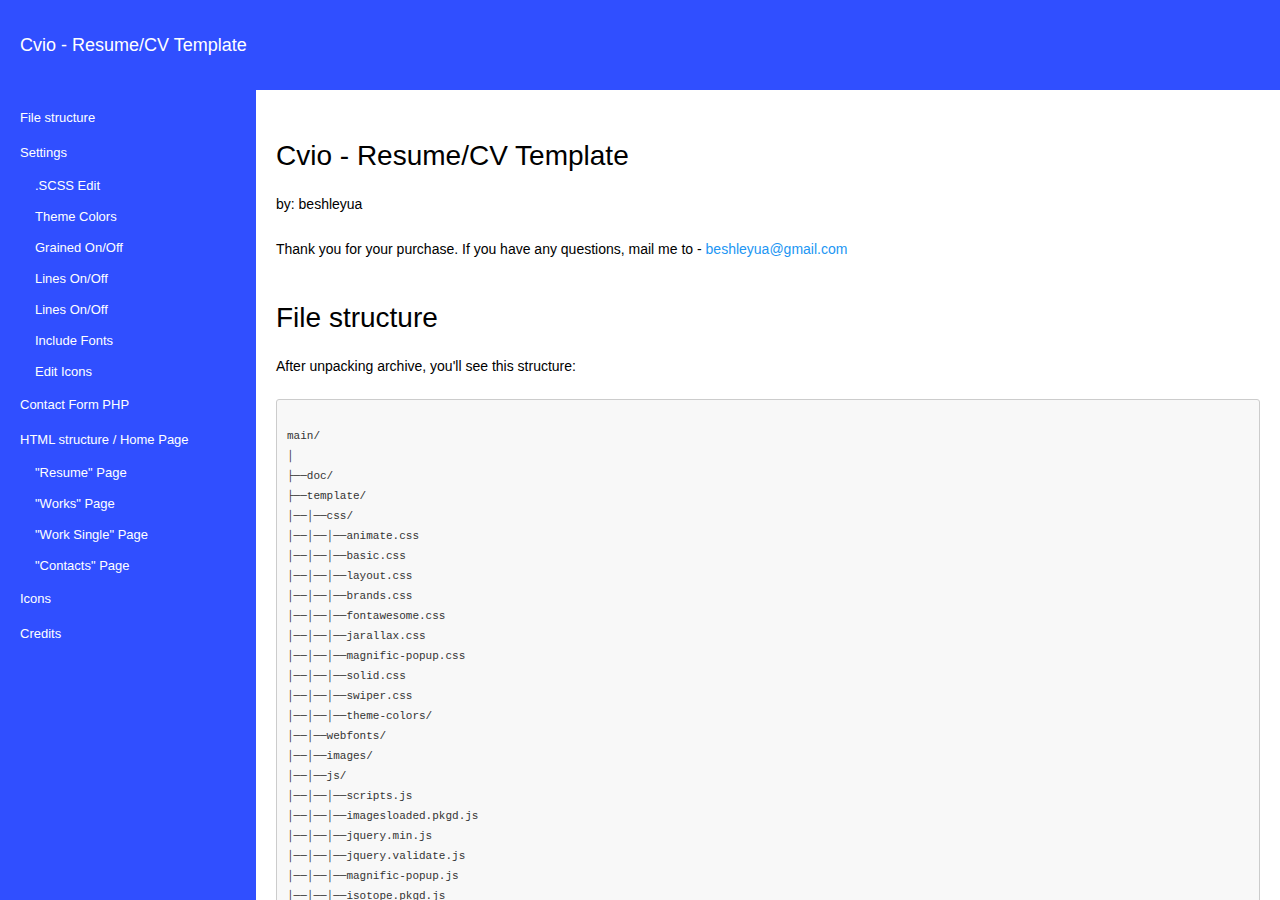
<file: doc/index.html>
<!DOCTYPE html>
<html lang="en">
<head>
	<title>Cvio - Resume/CV Template</title>
	<meta charset="utf-8" />
	<link rel="stylesheet" href="assets/style.css">
	<link rel="stylesheet" href="assets/table.css">
</head>
<body>
	<header class="dt-header dt-header_blue">
		<span class="dt-logo">Cvio - Resume/CV Template</span>
	</header>	
	<div class="dt-container dt-container_flex">
		<aside class="dt-navbar">
			<nav class="dt-navbar__nav">
				<div class="dt-navbar__section">
					<ul class="dt-navbar__list">
						<li><a href="#files_structure" class="dt-navbar__link">File structure</a></li>
						<li>
							<a href="#settings" class="dt-navbar__link">Settings</a>
							<ul class="dt-navbar__list">
								<li><a href="#settings_scss" class="dt-navbar__link dt-navbar__link_nested">.SCSS Edit</a></li>
								<li><a href="#settings_colors" class="dt-navbar__link dt-navbar__link_nested">Theme Colors</a></li>
								<li><a href="#settings_gr" class="dt-navbar__link dt-navbar__link_nested">Grained On/Off</a></li>
								<li><a href="#settings_ln" class="dt-navbar__link dt-navbar__link_nested">Lines On/Off</a></li>
								<li><a href="#settings_ln" class="dt-navbar__link dt-navbar__link_nested">Lines On/Off</a></li>
								<li><a href="#include_fonts" class="dt-navbar__link dt-navbar__link_nested">Include Fonts</a></li>
								<li><a href="#include_icons" class="dt-navbar__link dt-navbar__link_nested">Edit Icons</a></li>
							</ul>
						</li>
						<li><a href="#conts" class="dt-navbar__link">Contact Form PHP</a></li>
						<li>
							<a href="#html_structure" class="dt-navbar__link">HTML structure / Home Page</a>
							<ul class="dt-navbar__list">
								<li><a href="#html_structure_resume" class="dt-navbar__link dt-navbar__link_nested">"Resume" Page</a></li>
								<li><a href="#html_structure_portfolio" class="dt-navbar__link dt-navbar__link_nested">"Works" Page</a></li>
								<li><a href="#html_structure_portfolio_i" class="dt-navbar__link dt-navbar__link_nested">"Work Single" Page</a></li>
								<li><a href="#html_structure_contacts" class="dt-navbar__link dt-navbar__link_nested">"Contacts" Page</a></li>
							</ul>
						</li>
						<li><a href="#icons" class="dt-navbar__link">Icons</a></li>
						<li><a href="#credits" class="dt-navbar__link">Credits</a></li>
					</ul>
				</div>		
			</nav>
		</aside>	
		<div class="dt-content dt-content_scroll-bar-yes">
			<div class="dt-section">
				<h2 class="dt-title">Cvio - Resume/CV Template</h2>
				<p>by: beshleyua</p>
				<p>Thank you for your purchase. If you have any questions, mail me to - <a href="mailto:beshleyua@gmail.com">beshleyua@gmail.com</a></p>
			</div>		
			<article id="files_structure" class="dt-section">
				<h2 class="dt-title">File structure</h2>
				<p>After unpacking archive, you'll see this structure:</p>
				<div class="dt-info-block">
					<pre class="code language-html">
						<code>
main/
│ 
├──doc/
├──template/	
│──│──css/
│──│──│──animate.css
│──│──│──basic.css
│──│──│──layout.css
│──│──│──brands.css
│──│──│──fontawesome.css
│──│──│──jarallax.css
│──│──│──magnific-popup.css
│──│──│──solid.css
│──│──│──swiper.css
│──│──│──theme-colors/
│──│──webfonts/
│──│──images/
│──│──js/
│──│──│──scripts.js
│──│──│──imagesloaded.pkgd.js
│──│──│──jquery.min.js
│──│──│──jquery.validate.js
│──│──│──magnific-popup.js
│──│──│──isotope.pkgd.js
│──│──│──jarallax.js
│──│──│──jarallax-element.js
│──│──│──jarallax-video.js
│──│──│──grained.js
│──│──│──swiper.js
│──│──│──simpleParallax.js
│──│──│──typed.js
│──│──less/
│──│──│──basic.scss
│──│──│──layout.scss
│──│──│──settings.scss
│──│──mailer/
│──│──│──feedback.php
│──│──│──form_setting.php
│──│──contacts.html
│──│──contacts_creative.html
│──│──contacts_image.html
│──│──index.html
│──│──index_creative.html
│──│──index_image.html
│──│──index_personal.html
│──│──index_slider.html
│──│──index_video.html
│──│──resume.html
│──│──resume_creative.html
│──│──resume_image.html
│──│──work_single.html
│──│──work_single_creative.html
│──│──work_single_image.html
│──│──works.html
│──│──works_creative.html
						</code>
					</pre>
				</div>
				<ul class="dt-list dt-list_nested dt-info-block">
					<li>
						<span class="dt-label dt-label_bold">css</span> - all CSS for pages
						<ul class="dt-list dt-list_nested">
							<li><span class="dt-label dt-label_bold">basic.css</span> - CSS for basic styles</li>
							<li><span class="dt-label dt-label_bold">layout.css</span> - CSS for template layout</li>
						</ul>
					</li>
					<li>
						<span class="dt-label dt-label_bold">scss</span> - all SCSS for pages
						<ul class="dt-list dt-list_nested">
							<li><span class="dt-label dt-label_bold">settings.less</span> - SCSS for setting template</li>
							<li><span class="dt-label dt-label_bold">basic.less</span> - SCSS for basic styles</li>
							<li><span class="dt-label dt-label_bold">layout.less</span> - SCSS for template layout</li>
						</ul>
					</li>
					<li>
						<span class="dt-label dt-label_bold">js</span> - all JS for pages
						<ul class="dt-list dt-list_nested">
							<li><span class="dt-label dt-label_bold">scripts.js</span> - Main JS for template</li>
						</ul>
					</li>
				</ul>
			</article>
			<article id="settings" class="dt-section">
				<h2 class="dt-title">Settings</h2>
				<p>
					<br />
				</p>
				<h2 class="dt-title" id="settings_scss">.SCSS Edit</h2>
				<p>
					For editing styling, colors, sizes of the template you can use following settings, folder "/style/_settings.scss". <strong>You need to compile the .sсss files to "/css" folder. You can use the "Koala" program.</strong>
				</p>
				<table>
					<thead>
					<tr>
						<th>Name</th>
						<th>Value</th>
						<th>Description</th>
					</tr>
					</thead>
					<tbody>
						<tr>
							<td colspan="3"><span class="dt-label dt-label_bold">Colors setting for template elements</span></td>
						</tr>
						<tr>
							<td>$default_bg</td>
							<td>#101010</td>
							<td>Background color</td>
						</tr>
                        <tr>
							<td>$extra_bg</td>
							<td>#1E1E1E</td>
							<td>Background extra color</td>
						</tr>
						 <tr>
							<td>$lines_color</td>
							<td>rgba(255,255,255,0.07)</td>
							<td>Lines color</td>
						</tr>
                        <tr>
							<td>$default_color</td>
							<td>#aaa</td>
							<td>Default color</td>
						</tr>
						<tr>
							<td>$extra_color</td>
							<td>#777</td>
							<td>Extra color</td>
						</tr>
						<tr>
							<td>$light_color</td>
							<td>#eee</td>
							<td>Light color</td>
						</tr>
						<tr>
							<td>$white_color</td>
							<td>#fff</td>
							<td>White color</td>
						</tr>
						<tr>
							<td>$active_color</td>
							<td>#2fd481</td>
							<td>Template color</td>
						</tr>
						<tr>
							<td>$error_color</td>
							<td>red</td>
							<td>Error field color</td>
						</tr>
						<tr>
							<td colspan="3"><span class="dt-label dt-label_bold">Fonts setting for template</span></td>
						</tr>
						<tr>
							<td>$default_font</td>
							<td>'Roboto'</td>
							<td>Default font for template</td>
						</tr>
						<tr>
							<td colspan="3"><span class="dt-label dt-label_bold">Sizes setting for template</span></td>
						</tr>
						<tr>
							<td>$large_size</td>
							<td>24px</td>
							<td>Large Size</td>
						</tr>
						<tr>
							<td>$default_size</td>
							<td>16px</td>
							<td>Default Size</td>
						</tr>
						 <tr>
							<td>$small_size</td>
							<td>14px</td>
							<td>Small Size</td>
						</tr>
						<tr>
							<td>$default_icon_size</td>
							<td>36px</td>
							<td>Default icons size</td>
						</tr>
						<tr>
							<td>$line_height</td>
							<td>1.5</td>
							<td>Default Line-height for text</td>
						</tr>
					</tbody>
				</table>				
			</article>
			<article id="settings_colors" class="dt-section">
				<h2 class="dt-title">Theme Colors</h2>
				<p>
					To change the theme color of the template, just add a line to the "head":
					&lt;link rel="stylesheet" href="css/theme-colors/green.css" /&gt; - (green.css, blue.css, orange.css, etc.)
				</p>
				<p>All Theme Colors:</p>
				<div class="dt-info-block">
					<pre class="code language-html">
						<code>
│──│──css/theme-colors/green.css
│──│──css/theme-colors/blue.css
│──│──css/theme-colors/red.css
│──│──css/theme-colors/orange.css
│──│──css/theme-colors/yellow.css
│──│──css/theme-colors/brown.css
│──│──css/theme-colors/purple.css
│──│──css/theme-colors/green_light.css
│──│──css/theme-colors/yellow_light.css
│──│──css/theme-colors/beige.css
						</code>
					</pre>
			</article>
			<article id="settings_gr" class="dt-section">
				<h2 class="dt-title">Grained On/Off</h2>
				<p>
					To on/off the Grained effect of the template, just add a class "grained-off" to the "body" tag:
					&lt;body class="grained-off" &gt;
				</p>			
			</article>
			<article id="settings_ln" class="dt-section">
				<h2 class="dt-title">Lines On/Off</h2>
				<p>
					To on/off the Vertical Lines of the template, just add a class "lines-off" to the "body" tag:
					&lt;body class="lines-off" &gt;
				</p>			
			</article>
			<article id="include_fonts" class="dt-section">
				<h2 class="dt-title">Include of fonts</h2>
				<p>To use fonts, you must add one tag 'link' from section below to head section.</p>
				<pre class="code language-html">
					<code>
&lt;link href="https://fonts.googleapis.com/cssfamily=Poppins:100,100i,200,200i,300,300i,400,400i,500,500i,600,600i,700,700i,800,800i,900,900i" rel="stylesheet"&gt;
					</code>
				</pre>	
				<p>
					Next step is to set the $default_font option with using settings table.
				</p>
			</article>
			<article id="include_icons" class="dt-section">
				<h2 class="dt-title">Edit Icons</h2>
				<p>In this template are defined some of classes for icons, see all icons here - <a href="https://fontawesome.com/icons?d=gallery&s=brands,solid&m=free">https://fontawesome.com/icons?d=gallery&s=brands,solid&m=free</a>, use search and select icons.</p>
				<p>Copy icon class (for example "fas fa-code") and add to tag in html file like this:</p>
				<pre class="code language-html">
					<code>
&lt;span class="fas fa-code"&gt;&lt;/span&gt;
					</code>
				</pre>
			</article>
			<article id="conts" class="dt-section">
				<h2 class="dt-title">Contact Form PHP</h2>
				<p>To modify the form is submitted, you can use the following settings, folders "/mailer/form_setting.php" and "/mailer/feedback.php"</p>				
			</article>
			<article id="html_structure" class="dt-section">
				<h2 class="dt-title">HTML structure / Home Page</h2>
				<pre class="code language-html">
					<code>

&lt;!doctype html&gt;
&lt;html lang="en-US"&gt;
&lt;head&gt;

	&lt;!-- Meta --&gt;
	&lt;meta charset="UTF-8"&gt;
	&lt;meta name="viewport" content="width=device-width, initial-scale=1, maximum-scale=1" /&gt;
	&lt;meta name="description" content="CV & Resume Template" /&gt;
	&lt;meta name="keywords" content="vcard, resposnive, resume, personal, card, cv, cvio, portfolio" /&gt;
	&lt;meta name="author" content="beshleyua" /&gt;

	&lt;!-- Title --&gt;
	&lt;title&gt;Cvio - Resume/CV Template&lt;/title&gt;

	&lt;!-- Fonts --&gt;
	&lt;link href="https://fonts.googleapis.com/css?family=Roboto:100,100i,300,300i,400,400i,500,500i,700,700i,900,900i&display=swap&subset=cyrillic" rel="stylesheet"&gt;

	&lt;!-- Styles --&gt;
	&lt;link rel="stylesheet" href="css/basic.css" /&gt;
	&lt;link rel="stylesheet" href="css/layout.css" /&gt;
	&lt;link rel="stylesheet" href="css/magnific-popup.css" /&gt;
	&lt;link rel="stylesheet" href="css/animate.css" /&gt;
	&lt;link rel="stylesheet" href="css/jarallax.css" /&gt;
	&lt;link rel="stylesheet" href="css/swiper.css" /&gt;
	&lt;link rel="stylesheet" href="css/fontawesome.css" /&gt;
	&lt;link rel="stylesheet" href="css/brands.css" /&gt;
	&lt;link rel="stylesheet" href="css/solid.css" /&gt;

	&lt;!-- Theme Colors
	&lt;link rel="stylesheet" href="css/theme-colors/blue.css" /&gt;
	&lt;link rel="stylesheet" href="css/theme-colors/green.css" /&gt;
	&lt;link rel="stylesheet" href="css/theme-colors/orange.css" /&gt;
	&lt;link rel="stylesheet" href="css/theme-colors/pink.css" /&gt;
	&lt;link rel="stylesheet" href="css/theme-colors/purple.css" /&gt;
	&lt;link rel="stylesheet" href="css/theme-colors/red.css" /&gt;
	--&gt;
		
	&lt;!--[if lt IE 9]&gt;
	&lt;script src="http://css3-mediaqueries-js.googlecode.com/svn/trunk/css3-mediaqueries.js"&gt;&lt;/script&gt;
	&lt;script src="http://html5shim.googlecode.com/svn/trunk/html5.js"&gt;&lt;/script&gt;
	&lt;![endif]--&gt;

	&lt;link rel="shortcut icon" href="images/favicons/favicon.ico"&gt;

&lt;/head&gt;

&lt;body class="home"&gt;

	&lt;!-- Preloader --&gt;
	&lt;div class="preloader"&gt;
		&lt;div class="centrize full-width"&gt;
			&lt;div class="vertical-center"&gt;
				&lt;div class="spinner"&gt;
					&lt;div class="double-bounce1"&gt;&lt;/div&gt;
					&lt;div class="double-bounce2"&gt;&lt;/div&gt;
				&lt;/div&gt;
			&lt;/div&gt;
		&lt;/div&gt;
	&lt;/div&gt;
	
	&lt;!-- Container --&gt;
	&lt;div class="container"&gt;

		&lt;!-- Cursor --&gt;
		&lt;div class="cursor-follower"&gt;&lt;/div&gt;
	
		&lt;!-- Header --&gt;
		&lt;header class="header"&gt;
			&lt;div class="head-top"&gt;

				&lt;!-- menu button --&gt;
				&lt;a href="#" class="menu-btn"&gt;&lt;span&gt;&lt;/span&gt;&lt;/a&gt;

				&lt;!-- logo --&gt;
				&lt;div class="logo hover-masks-logo"&gt;
					&lt;a href="#"&gt;
						&lt;span class="mask-lnk"&gt;Alejandro &lt;strong&gt;Abeyta&lt;/strong&gt;&lt;/span&gt;
						&lt;span class="mask-lnk mask-lnk-hover"&gt;Download &lt;strong&gt;CV&lt;/strong&gt;&lt;/span&gt;
					&lt;/a&gt;
				&lt;/div&gt;
				
				&lt;!-- top menu --&gt;						
				&lt;div class="top-menu hover-masks"&gt;
					&lt;div class="top-menu-nav"&gt;	
						&lt;div class="menu-topmenu-container"&gt;
							&lt;ul class="menu"&gt;
								&lt;li class="menu-item menu-item-has-children current-menu-item"&gt;
									&lt;a href="index.html"&gt;Home&lt;/a&gt;
									&lt;ul class="sub-menu"&gt;
										&lt;li class="menu-item current-menu-item"&gt;&lt;a href="index.html"&gt;Home Default&lt;/a&gt;&lt;/li&gt;
										&lt;li class="menu-item"&gt;&lt;a href="index_creative.html"&gt;Home Creative&lt;/a&gt;&lt;/li&gt;
										&lt;li class="menu-item"&gt;&lt;a href="index_slider.html"&gt;Home Slider&lt;/a&gt;&lt;/li&gt;
										&lt;li class="menu-item"&gt;&lt;a href="index_personal.html"&gt;Home Personal&lt;/a&gt;&lt;/li&gt;
										&lt;li class="menu-item"&gt;&lt;a href="index_image.html"&gt;Home Image&lt;/a&gt;&lt;/li&gt;
										&lt;li class="menu-item"&gt;&lt;a href="index_video.html"&gt;Home Video&lt;/a&gt;&lt;/li&gt;
									&lt;/ul&gt;
								&lt;/li&gt;
								&lt;li class="menu-item menu-item-has-children"&gt;
									&lt;a href="resume.html"&gt;Resume&lt;/a&gt;
									&lt;ul class="sub-menu"&gt;
										&lt;li class="menu-item"&gt;&lt;a href="resume.html"&gt;Resume Default&lt;/a&gt;&lt;/li&gt;
										&lt;li class="menu-item"&gt;&lt;a href="resume_image.html"&gt;Resume Image&lt;/a&gt;&lt;/li&gt;
										&lt;li class="menu-item"&gt;&lt;a href="resume_creative.html"&gt;Resume Creative&lt;/a&gt;&lt;/li&gt;
									&lt;/ul&gt;
								&lt;/li&gt;
								&lt;li class="menu-item menu-item-has-children"&gt;
									&lt;a href="works.html"&gt;Works&lt;/a&gt;
									&lt;ul class="sub-menu"&gt;
										&lt;li class="menu-item"&gt;&lt;a href="works.html"&gt;Works Default&lt;/a&gt;&lt;/li&gt;
										&lt;li class="menu-item"&gt;&lt;a href="works_creative.html"&gt;Works Creative&lt;/a&gt;&lt;/li&gt;
										&lt;li class="menu-item"&gt;&lt;a href="work_single.html"&gt;Work Single&lt;/a&gt;&lt;/li&gt;
										&lt;li class="menu-item"&gt;&lt;a href="work_single_image.html"&gt;Work Single Image&lt;/a&gt;&lt;/li&gt;
										&lt;li class="menu-item"&gt;&lt;a href="work_single_creative.html"&gt;Work Single Creative&lt;/a&gt;&lt;/li&gt;
									&lt;/ul&gt;
								&lt;/li&gt;
								&lt;li class="menu-item menu-item-has-children"&gt;
									&lt;a href="contacts.html"&gt;Contact&lt;/a&gt;
									&lt;ul class="sub-menu"&gt;
										&lt;li class="menu-item"&gt;&lt;a href="contacts.html"&gt;Contact Default&lt;/a&gt;&lt;/li&gt;
										&lt;li class="menu-item"&gt;&lt;a href="contacts_image.html"&gt;Contact Image&lt;/a&gt;&lt;/li&gt;
										&lt;li class="menu-item"&gt;&lt;a href="contacts_creative.html"&gt;Contact Creative&lt;/a&gt;&lt;/li&gt;
									&lt;/ul&gt;
								&lt;/li&gt;
							&lt;/ul&gt;
						&lt;/div&gt;
					&lt;/div&gt;
				&lt;/div&gt;

			&lt;/div&gt;
		&lt;/header&gt;
		
		&lt;!-- Wrapper --&gt;
		&lt;div class="wrapper"&gt;	

			&lt;!-- Section Started --&gt;
			&lt;div class="section started" id="section-started"&gt;

				

			&lt;/div&gt;

		&lt;/div&gt;
		
		&lt;!-- Footer --&gt;
		&lt;footer class="footer"&gt;
			&lt;div class="copy"&gt;
				&lt;p&gt;E: alejandroa@gmail.com&lt;/p&gt;
				&lt;p&gt;T: +1 (234) 567 80 98&lt;/p&gt;
			&lt;/div&gt;
			&lt;div class="soc-box"&gt;
				&lt;div class="follow-label"&gt;Follow Me&lt;/div&gt;
				&lt;div class="soc"&gt;
					&lt;a target="_blank" href="https://www.pinterest.com/"&gt;
						&lt;span class="icon fab fa-pinterest"&gt;&lt;/span&gt;
					&lt;/a&gt;
					&lt;a target="_blank" href="https://www.instagram.com/"&gt;
						&lt;span class="icon fab fa-instagram"&gt;&lt;/span&gt;
					&lt;/a&gt;
					&lt;a target="_blank" href="https://dribbble.com/"&gt;
						&lt;span class="icon fab fa-dribbble"&gt;&lt;/span&gt;
					&lt;/a&gt;
				&lt;/div&gt;
			&lt;/div&gt;
			&lt;div class="clear"&gt;&lt;/div&gt;
		&lt;/footer&gt;

		&lt;!-- Lines --&gt;
		&lt;div class="lines"&gt;
			&lt;div class="content"&gt;
				&lt;div class="line-col"&gt;&lt;/div&gt;
				&lt;div class="line-col"&gt;&lt;/div&gt;
				&lt;div class="line-col"&gt;&lt;/div&gt;
				&lt;div class="line-col"&gt;&lt;/div&gt;
				&lt;div class="line-col"&gt;&lt;/div&gt;
			&lt;/div&gt;
		&lt;/div&gt;
		
	&lt;/div&gt;

	&lt;!-- Scripts --&gt;
	&lt;script src="js/jquery.min.js"&gt;&lt;/script&gt;
	&lt;script src="js/jquery.validate.js"&gt;&lt;/script&gt;
	&lt;script src="js/jarallax.js"&gt;&lt;/script&gt;
	&lt;script src="js/magnific-popup.js"&gt;&lt;/script&gt;
	&lt;script src="js/simpleParallax.js"&gt;&lt;/script&gt;
	&lt;script src="js/typed.js"&gt;&lt;/script&gt;
	&lt;script src="js/jarallax.js"&gt;&lt;/script&gt;
	&lt;script src="js/jarallax-video.js"&gt;&lt;/script&gt;
	&lt;script src="js/jarallax-element.js"&gt;&lt;/script&gt;
	&lt;script src="js/imagesloaded.pkgd.js"&gt;&lt;/script&gt;
	&lt;script src="js/isotope.pkgd.js"&gt;&lt;/script&gt;
	&lt;script src="js/swiper.js"&gt;&lt;/script&gt;
	&lt;script src="js/grained.js"&gt;&lt;/script&gt;
	&lt;script src="js/scripts.js"&gt;&lt;/script&gt;

&lt;/body&gt;
&lt;/html&gt;
					</code>
				</pre>				
			</article>
			<article id="html_structure_resume" class="dt-section">
				<h2 class="dt-title">HTML structure of "Resume" page sections</h2>
				<pre class="code language-html">
					<code>
&lt;!-- Section Started --&gt;
&lt;div class="section started section-title" id="section-started"&gt;

	&lt;!-- background --&gt;
	&lt;div class="video-bg"&gt;
		&lt;div class="video-bg-mask"&gt;&lt;/div&gt;
		&lt;div class="video-bg-texture" id="grained_container"&gt;&lt;/div&gt;
	&lt;/div&gt;

	&lt;!-- started content --&gt;
	&lt;div class="centrize full-width"&gt;
		&lt;div class="vertical-center"&gt;
			&lt;div class="started-content"&gt;
				&lt;h1 class="h-title"&gt;Resume&lt;/h1&gt;
				&lt;div class="h-subtitles"&gt;
					&lt;div class="h-subtitle typing-bread"&gt;
						&lt;p class="breadcrumbs"&gt;
							&lt;a href="index.html"&gt;Home&lt;/a&gt; / Resume
						&lt;/p&gt;
					&lt;/div&gt;
					&lt;span class="typed-bread"&gt;&lt;/span&gt;
				&lt;/div&gt;
			&lt;/div&gt;
		&lt;/div&gt;
	&lt;/div&gt;

	&lt;!-- mosue button --&gt;
	&lt;a href="#" class="mouse_btn" style="display: none;"&gt;&lt;span class="icon fas fa-chevron-down"&gt;&lt;/span&gt;&lt;/a&gt;

&lt;/div&gt;

&lt;!-- Section About --&gt;
&lt;div class="section about" id="section-about"&gt;
	&lt;div class="content content-box"&gt;

		&lt;!-- image --&gt;
		&lt;div class="image"&gt;
			&lt;img src="images/man2.jpg" alt="" /&gt;
		&lt;/div&gt;

		&lt;!-- desc --&gt;
		&lt;div class="desc"&gt;
			&lt;p&gt;Hello! I’m Daniel Curry. Web designer from USA, California, San Francisco. I have rich experience in web site design and building, also I am good at wordpress. I love to talk with you about our unique.&lt;/p&gt;
			&lt;div class="info-list"&gt;
				&lt;ul&gt;
					&lt;li&gt;&lt;strong&gt;Age:&lt;/strong&gt; 24&lt;/li&gt;
					&lt;li&gt;&lt;strong&gt;Residence:&lt;/strong&gt; USA&lt;/li&gt;
					&lt;li&gt;&lt;strong&gt;Freelance:&lt;/strong&gt; Available&lt;/li&gt;
					&lt;li&gt;&lt;strong&gt;Address:&lt;/strong&gt; San Francisco&lt;/li&gt;
					&lt;li&gt;&lt;strong&gt;Phone:&lt;/strong&gt; +1 256 254 84 56&lt;/li&gt;
					&lt;li&gt;&lt;strong&gt;E-mail:&lt;/strong&gt; alejandroa@gmail.com&lt;/li&gt;
				&lt;/ul&gt;
			&lt;/div&gt;
			&lt;div class="bts"&gt;
				&lt;a href="#" class="btn hover-animated"&gt;
					&lt;span class="circle"&gt;&lt;/span&gt;
					&lt;span class="lnk"&gt;Download CV&lt;/span&gt;
				&lt;/a&gt;
			&lt;/div&gt;
		&lt;/div&gt;

		&lt;div class="clear"&gt;&lt;/div&gt;
	&lt;/div&gt;
&lt;/div&gt;

&lt;!-- Section Service --&gt;
&lt;div class="section service" id="section-services"&gt;
	&lt;div class="content"&gt;

		&lt;!-- title --&gt;
		&lt;div class="title"&gt;
			&lt;div class="title_inner"&gt;Services&lt;/div&gt;
		&lt;/div&gt;

		&lt;!-- service items --&gt;
		&lt;div class="service-items"&gt;

			&lt;div class="service-col"&gt;
				&lt;div class="service-item content-box"&gt;
					&lt;div class="icon"&gt;&lt;span class="fas fa-code"&gt;&lt;/span&gt;&lt;/div&gt;
					&lt;div class="name"&gt;Web Development&lt;/div&gt;
					&lt;div class="text"&gt;Modern and mobile-ready website that will help you reach all of your marketing.&lt;/div&gt;
				&lt;/div&gt;
			&lt;/div&gt;
			
			&lt;div class="service-col"&gt;
				&lt;div class="service-item content-box"&gt;
					&lt;div class="icon"&gt;&lt;span class="fas fa-music"&gt;&lt;/span&gt;&lt;/div&gt;
					&lt;div class="name"&gt;Music Writing&lt;/div&gt;
					&lt;div class="text"&gt;Music copying, writing, creating, transcription, arranging and services.&lt;/div&gt;
				&lt;/div&gt;
			&lt;/div&gt;

			&lt;div class="service-col"&gt;
				&lt;div class="service-item content-box"&gt;
					&lt;div class="icon"&gt;&lt;span class="fas fa-ad"&gt;&lt;/span&gt;&lt;/div&gt;
					&lt;div class="name"&gt;Advetising&lt;/div&gt;
					&lt;div class="text"&gt;Advertising services include television, radio, print, mail, and web apps.&lt;/div&gt;
				&lt;/div&gt;
			&lt;/div&gt;

			&lt;div class="service-col"&gt;
				&lt;div class="service-item content-box"&gt;
					&lt;div class="icon"&gt;&lt;span class="fas fa-gamepad"&gt;&lt;/span&gt;&lt;/div&gt;
					&lt;div class="name"&gt;Game Development&lt;/div&gt;
					&lt;div class="text"&gt;Developing memorable and unique mobile android, ios and video games.&lt;/div&gt;
				&lt;/div&gt;
			&lt;/div&gt;

			&lt;div class="service-col"&gt;
				&lt;div class="service-item content-box"&gt;
					&lt;div class="icon"&gt;&lt;span class="fas fa-camera"&gt;&lt;/span&gt;&lt;/div&gt;
					&lt;div class="name"&gt;Photography&lt;/div&gt;
					&lt;div class="text"&gt;Our in-house photography services team made up of professional photographers.&lt;/div&gt;
				&lt;/div&gt;
			&lt;/div&gt;

			&lt;div class="service-col"&gt;
				&lt;div class="service-item content-box"&gt;
					&lt;div class="icon"&gt;&lt;span class="fas fa-mobile-alt"&gt;&lt;/span&gt;&lt;/div&gt;
					&lt;div class="name"&gt;Android Application&lt;/div&gt;
					&lt;div class="text"&gt;Games, playing music, handle network transactions, interacting content etc.&lt;/div&gt;
				&lt;/div&gt;
			&lt;/div&gt;

		&lt;/div&gt;

		&lt;div class="clear"&gt;&lt;/div&gt;
	&lt;/div&gt;
&lt;/div&gt;

&lt;!-- Section Resume --&gt;
&lt;div class="section resume" id="section-history"&gt;
	&lt;div class="content"&gt;
		&lt;div class="cols"&gt;

			&lt;div class="col col-md"&gt;

				&lt;!-- title --&gt;
				&lt;div class="title"&gt;
					&lt;div class="title_inner"&gt;Experience&lt;/div&gt;
				&lt;/div&gt;
				
				&lt;!-- resume items --&gt;
				&lt;div class="resume-items"&gt;
					
					&lt;div class="resume-item content-box active"&gt;
						&lt;div class="date"&gt;2013 - Present&lt;/div&gt;
						&lt;div class="name"&gt;Art Director - Facebook Inc.&lt;/div&gt;
						&lt;div class="text"&gt;Collaborate with creative and development teams on the execution of ideas.&lt;/div&gt;
					&lt;/div&gt;

					&lt;div class="resume-item content-box"&gt;
						&lt;div class="date"&gt;2011 - 2012&lt;/div&gt;
						&lt;div class="name"&gt;Front-End Developer - Google Inc.&lt;/div&gt;
						&lt;div class="text"&gt;Monitored technical aspects of the front-end delivery for projects.&lt;/div&gt;
					&lt;/div&gt;

					&lt;div class="resume-item content-box"&gt;
						&lt;div class="date"&gt;2009 - 2010&lt;/div&gt;
						&lt;div class="name"&gt;Senior Developer - ABC Inc.&lt;/div&gt;
						&lt;div class="text"&gt;Optimize your website and apps performance using latest technology.&lt;/div&gt;
					&lt;/div&gt;

				&lt;/div&gt;

			&lt;/div&gt;
			
			&lt;div class="col col-md"&gt;

				&lt;!-- title --&gt;
				&lt;div class="title"&gt;
					&lt;div class="title_inner"&gt;Education&lt;/div&gt;
				&lt;/div&gt;
				
				&lt;!-- resume items --&gt;
				&lt;div class="resume-items"&gt;

					&lt;div class="resume-item content-box"&gt;
						&lt;div class="date"&gt;2006 - 2008&lt;/div&gt;
						&lt;div class="name"&gt;Art University - New York&lt;/div&gt;
						&lt;div class="text"&gt;Bachelors Degree in Computer Science ABC Technical Institute, Jefferson, Missouri.&lt;/div&gt;
					&lt;/div&gt;

					&lt;div class="resume-item content-box"&gt;
						&lt;div class="date"&gt;2005 - 2006&lt;/div&gt;
						&lt;div class="name"&gt;Programming Course - Paris&lt;/div&gt;
						&lt;div class="text"&gt;Coursework - Git, WordPress, Javascript, iOS, Android, CSS, and JavaScript.&lt;/div&gt;
					&lt;/div&gt;

					&lt;div class="resume-item content-box"&gt;
						&lt;div class="date"&gt;2004 - 2005&lt;/div&gt;
						&lt;div class="name"&gt;Web Design Course - London&lt;/div&gt;
						&lt;div class="text"&gt;Converted Photoshop layouts to web pages using HTML, CSS, and JavaScript.&lt;/div&gt;
					&lt;/div&gt;

				&lt;/div&gt;
			&lt;/div&gt;

		&lt;/div&gt;
	&lt;/div&gt;
&lt;/div&gt;

&lt;!-- Section Design Skills --&gt;
&lt;div class="section skills" id="section-skills"&gt;
	&lt;div class="content"&gt;

		&lt;!-- title --&gt;
		&lt;div class="title"&gt;
			&lt;div class="title_inner"&gt;Design Skills&lt;/div&gt;
		&lt;/div&gt;

		&lt;!-- skills items --&gt;
		&lt;div class="skills percent content-box"&gt;
			&lt;ul&gt;
				&lt;li&gt; 
					&lt;div class="name"&gt;Web Design&lt;/div&gt;
					&lt;div class="progress "&gt;
						&lt;div class="percentage" style="width: 90%;"&gt;
							&lt;span class="percent"&gt;90%&lt;/span&gt;
						&lt;/div&gt;
					&lt;/div&gt;
				&lt;/li&gt;
				&lt;li&gt; 
					&lt;div class="name"&gt;Illustrations&lt;/div&gt;
					&lt;div class="progress "&gt;
						&lt;div class="percentage" style="width: 70%;"&gt;
							&lt;span class="percent"&gt;70%&lt;/span&gt;
						&lt;/div&gt;
					&lt;/div&gt;
				&lt;/li&gt;
				&lt;li&gt; 
					&lt;div class="name"&gt;Photoshop&lt;/div&gt;
					&lt;div class="progress "&gt;
						&lt;div class="percentage" style="width: 95%;"&gt;
							&lt;span class="percent"&gt;95%&lt;/span&gt;
						&lt;/div&gt;
					&lt;/div&gt;
				&lt;/li&gt;
				&lt;li&gt;
					&lt;div class="name"&gt;Graphic Design&lt;/div&gt;
					&lt;div class="progress "&gt;
						&lt;div class="percentage" style="width: 85%;"&gt;
							&lt;span class="percent"&gt;85%&lt;/span&gt;
						&lt;/div&gt;
					&lt;/div&gt;
				&lt;/li&gt;
			&lt;/ul&gt;
		&lt;/div&gt;

	&lt;/div&gt;
&lt;/div&gt;

&lt;!-- Section Languages Skills --&gt;
&lt;div class="section skills" id="section-skills-lang"&gt;
	&lt;div class="content"&gt;

		&lt;!-- title --&gt;
		&lt;div class="title"&gt;
			&lt;div class="title_inner"&gt;Languages Skills&lt;/div&gt;
		&lt;/div&gt;

		&lt;!-- skills items --&gt;
		&lt;div class="skills dotted content-box"&gt;
			&lt;ul&gt;
				&lt;li&gt; 
					&lt;div class="name"&gt;English&lt;/div&gt;
					&lt;div class="progress"&gt;
						&lt;div class="percentage" style="width: 90%;"&gt;
							&lt;span class="percent"&gt;90%&lt;/span&gt;
						&lt;/div&gt;
					&lt;/div&gt;
				&lt;/li&gt;
				&lt;li&gt; 
					&lt;div class="name"&gt;German&lt;/div&gt;
					&lt;div class="progress"&gt;
						&lt;div class="percentage" style="width: 70%;"&gt;
							&lt;span class="percent"&gt;70%&lt;/span&gt;
						&lt;/div&gt;
					&lt;/div&gt;
				&lt;/li&gt;
				&lt;li&gt; 
					&lt;div class="name"&gt;Italian&lt;/div&gt;
					&lt;div class="progress"&gt;
						&lt;div class="percentage" style="width: 55%;"&gt;
							&lt;span class="percent"&gt;55%&lt;/span&gt;
						&lt;/div&gt;
					&lt;/div&gt;
				&lt;/li&gt;
				&lt;li&gt; 
					&lt;div class="name"&gt;French&lt;/div&gt;
					&lt;div class="progress"&gt;
						&lt;div class="percentage" style="width: 85%;"&gt;
							&lt;span class="percent"&gt;85%&lt;/span&gt;
						&lt;/div&gt;
					&lt;/div&gt;
				&lt;/li&gt;
			&lt;/ul&gt;
		&lt;/div&gt;
	&lt;/div&gt;

&lt;/div&gt;

&lt;!-- Section Coding Skills --&gt;
&lt;div class="section skills" id="section-skills-code"&gt;
	&lt;div class="content"&gt;
		
		&lt;!-- title --&gt;
		&lt;div class="title"&gt;
			&lt;div class="title_inner"&gt;Coding Skills&lt;/div&gt;
		&lt;/div&gt;

		&lt;!-- skills items --&gt;
		&lt;div class="skills circles content-box"&gt;
			&lt;ul&gt;
				&lt;li&gt; 
					&lt;div class="name"&gt;WordPress&lt;/div&gt;
					&lt;div class="progress p90"&gt; &lt;!-- p90 = 90% circle fill color --&gt;
						&lt;div class="percentage"&gt;
							&lt;span class="percent"&gt;90%&lt;/span&gt;
						&lt;/div&gt;
						&lt;span&gt;90%&lt;/span&gt;
					&lt;/div&gt;
				&lt;/li&gt;
				&lt;li&gt; 
					&lt;div class="name"&gt;PHP / MYSQL&lt;/div&gt;
					&lt;div class="progress p75"&gt; &lt;!-- p75 = 75% circle fill color --&gt;
						&lt;div class="percentage"&gt;
							&lt;span class="percent"&gt;75%&lt;/span&gt;
						&lt;/div&gt;
						&lt;span&gt;75%&lt;/span&gt;
					&lt;/div&gt;
				&lt;/li&gt;
				&lt;li&gt; 
					&lt;div class="name"&gt;Angular / JavaScript&lt;/div&gt;
					&lt;div class="progress p85"&gt; &lt;!-- p85 = 85% circle fill color --&gt;
						&lt;div class="percentage"&gt;
							&lt;span class="percent"&gt;85%&lt;/span&gt;
						&lt;/div&gt;
						&lt;span&gt;85%&lt;/span&gt;
					&lt;/div&gt;
				&lt;/li&gt;
				&lt;li&gt; 
					&lt;div class="name"&gt;HTML / CSS&lt;/div&gt;
					&lt;div class="progress p95"&gt; &lt;!-- p95 = 95% circle fill color --&gt;
						&lt;div class="percentage"&gt;
							&lt;span class="percent"&gt;95%&lt;/span&gt;
						&lt;/div&gt;
						&lt;span&gt;95%&lt;/span&gt;
					&lt;/div&gt;
				&lt;/li&gt;
			&lt;/ul&gt;
		&lt;/div&gt;

	&lt;/div&gt;
&lt;/div&gt;

&lt;!-- Section Knowladge Skills --&gt;
&lt;div class="section skills" id="section-skills-know"&gt;
	&lt;div class="content"&gt;

		&lt;!-- title --&gt;
		&lt;div class="title"&gt;
			&lt;div class="title_inner"&gt;Knowledge&lt;/div&gt;
		&lt;/div&gt;

		&lt;!-- skills --&gt;
		&lt;div class="skills list content-box"&gt;
			&lt;ul&gt;
				&lt;li&gt; 
					&lt;div class="name"&gt;Website hosting&lt;/div&gt;
				&lt;/li&gt;
				&lt;li&gt; 
					&lt;div class="name"&gt;iOS and android apps&lt;/div&gt;
				&lt;/li&gt;
				&lt;li&gt; 
					&lt;div class="name"&gt;Create logo design&lt;/div&gt;
				&lt;/li&gt;
				&lt;li&gt; 
					&lt;div class="name"&gt;Design for print&lt;/div&gt;
				&lt;/li&gt;
				&lt;li&gt; 
					&lt;div class="name"&gt;Modern and mobile-ready&lt;/div&gt;
				&lt;/li&gt;
				&lt;li&gt; 
					&lt;div class="name"&gt;Advertising services include&lt;/div&gt;
				&lt;/li&gt;
				&lt;li&gt; 
					&lt;div class="name"&gt;Graphics and animations&lt;/div&gt;
				&lt;/li&gt;
				&lt;li&gt; 
					&lt;div class="name"&gt;Search engine marketing&lt;/div&gt;
				&lt;/li&gt;
			&lt;/ul&gt;
		&lt;/div&gt;

	&lt;/div&gt;
&lt;/div&gt;

&lt;!-- Section Interests --&gt;
&lt;div class="section service" id="section-interests"&gt;
	&lt;div class="content"&gt;

		&lt;!-- title --&gt;
		&lt;div class="title"&gt;
			&lt;div class="title_inner"&gt;Interests&lt;/div&gt;
		&lt;/div&gt;

		&lt;!-- interests items --&gt;
		&lt;div class="service-items"&gt;

			&lt;div class="service-col"&gt;
				&lt;div class="service-item content-box"&gt;
					&lt;div class="icon"&gt;&lt;span class="fas fa-baseball-ball"&gt;&lt;/span&gt;&lt;/div&gt;
					&lt;div class="name"&gt;Basketball&lt;/div&gt;
					&lt;div class="text"&gt;Lorem ipsum dolor sit amet, consectetur adipiscing elit.&lt;/div&gt;
				&lt;/div&gt;
			&lt;/div&gt;

			&lt;div class="service-col"&gt;
				&lt;div class="service-item content-box"&gt;
					&lt;div class="icon"&gt;&lt;span class="fas fa-campground"&gt;&lt;/span&gt;&lt;/div&gt;
					&lt;div class="name"&gt;Camping&lt;/div&gt;
					&lt;div class="text"&gt;Lorem ipsum dolor sit amet, consectetur adipiscing elit.&lt;/div&gt;
				&lt;/div&gt;
			&lt;/div&gt;

			&lt;div class="service-col"&gt;
				&lt;div class="service-item content-box"&gt;
					&lt;div class="icon"&gt;&lt;span class="fas fa-chess-knight"&gt;&lt;/span&gt;&lt;/div&gt;
					&lt;div class="name"&gt;Chess&lt;/div&gt;
					&lt;div class="text"&gt;Lorem ipsum dolor sit amet, consectetur adipiscing elit.&lt;/div&gt;
				&lt;/div&gt;
			&lt;/div&gt;

			&lt;div class="service-col"&gt;
				&lt;div class="service-item content-box"&gt;
					&lt;div class="icon"&gt;&lt;span class="fas fa-headphones"&gt;&lt;/span&gt;&lt;/div&gt;
					&lt;div class="name"&gt;Music&lt;/div&gt;
					&lt;div class="text"&gt;Lorem ipsum dolor sit amet, consectetur adipiscing elit.&lt;/div&gt;
				&lt;/div&gt;
			&lt;/div&gt;

		&lt;/div&gt;

		&lt;div class="clear"&gt;&lt;/div&gt;
	&lt;/div&gt;
&lt;/div&gt;

&lt;!-- Section Clients --&gt;
&lt;div class="section clients" id="section-clients"&gt;
	&lt;div class="content"&gt;

		&lt;!-- title --&gt;
		&lt;div class="title"&gt;
			&lt;div class="title_inner"&gt;Clients&lt;/div&gt;
		&lt;/div&gt;

		&lt;!-- clients items --&gt;
		&lt;div class="content-box"&gt;
			&lt;div class="clients-items"&gt;

				&lt;div class="clients-col"&gt;
					&lt;div class="clients-item"&gt;
						&lt;a target="_blank" href="#"&gt;
							&lt;img src="images/client1.png" alt="" /&gt;
						&lt;/a&gt;
					&lt;/div&gt;
				&lt;/div&gt;

				&lt;div class="clients-col"&gt;
					&lt;div class="clients-item"&gt;
						&lt;a target="_blank" href="#"&gt;
							&lt;img src="images/client3.png" alt="" /&gt;
						&lt;/a&gt;
					&lt;/div&gt;
				&lt;/div&gt;

				&lt;div class="clients-col"&gt;
					&lt;div class="clients-item"&gt;
						&lt;a target="_blank" href="#"&gt;
							&lt;img src="images/client2.png" alt="" /&gt;
						&lt;/a&gt;
					&lt;/div&gt;
				&lt;/div&gt;

				&lt;div class="clients-col"&gt;
					&lt;div class="clients-item"&gt;
						&lt;a target="_blank" href="#"&gt;
							&lt;img src="images/client4.png" alt="" /&gt;
						&lt;/a&gt;
					&lt;/div&gt;
				&lt;/div&gt;

			&lt;/div&gt;
		&lt;/div&gt;
		
		&lt;div class="clear"&gt;&lt;/div&gt;
	&lt;/div&gt;
&lt;/div&gt;
					</code>
				</pre>							
			</article>	
			<article id="html_structure_portfolio" class="dt-section">
				<h2 class="dt-title">HTML structure of "Works" page sections</h2>		
				<pre class="code language-html">
					<code>
&lt;!-- Section Started --&gt;
&lt;div class="section started section-title" id="section-started"&gt;

	&lt;!-- background --&gt;
	&lt;div class="video-bg"&gt;
		&lt;div class="video-bg-mask"&gt;&lt;/div&gt;
		&lt;div class="video-bg-texture" id="grained_container"&gt;&lt;/div&gt;
	&lt;/div&gt;

	&lt;!-- started content --&gt;
	&lt;div class="centrize full-width"&gt;
		&lt;div class="vertical-center"&gt;
			&lt;div class="started-content"&gt;
				&lt;h1 class="h-title"&gt;Works&lt;/h1&gt;
				&lt;div class="h-subtitles"&gt;
					&lt;div class="h-subtitle typing-bread"&gt;
						&lt;p class="breadcrumbs"&gt;
							&lt;a href="index.html"&gt;Home&lt;/a&gt; / Works
						&lt;/p&gt;
					&lt;/div&gt;
					&lt;span class="typed-bread"&gt;&lt;/span&gt;
				&lt;/div&gt;
			&lt;/div&gt;
		&lt;/div&gt;
	&lt;/div&gt;

	&lt;!-- mosue button --&gt;
	&lt;a href="#" class="mouse_btn" style="display: none;"&gt;&lt;span class="icon fas fa-chevron-down"&gt;&lt;/span&gt;&lt;/a&gt;

&lt;/div&gt;

&lt;!-- Works --&gt;
&lt;div class="section works" id="section-portfolio"&gt;
	&lt;div class="content"&gt;
	
		&lt;!-- portfolio filter --&gt;
		&lt;div class="filter-menu content-box"&gt;
			&lt;div class="filters"&gt;
				&lt;div class="btn-group"&gt;
					&lt;label data-text="All" class="glitch-effect"&gt;&lt;input type="radio" name="fl_radio" value=".box-item" /&gt;All&lt;/label&gt;
				&lt;/div&gt;
				&lt;div class="btn-group"&gt;
					&lt;label data-text="Video"&gt;&lt;input type="radio" name="fl_radio" value=".f-video" /&gt;Video&lt;/label&gt;
				&lt;/div&gt;
				&lt;div class="btn-group"&gt;
					&lt;label data-text="Music"&gt;&lt;input type="radio" name="fl_radio" value=".f-music" /&gt;Music&lt;/label&gt;
				&lt;/div&gt;
				&lt;div class="btn-group"&gt;
					&lt;label data-text="Links"&gt;&lt;input type="radio" name="fl_radio" value=".f-links" /&gt;Links&lt;/label&gt;
				&lt;/div&gt;
				&lt;div class="btn-group"&gt;
					&lt;label data-text="Image"&gt;&lt;input type="radio" name="fl_radio" value=".f-image" /&gt;Image&lt;/label&gt;
				&lt;/div&gt;
				&lt;div class="btn-group"&gt;
					&lt;label data-text="Gallery"&gt;&lt;input type="radio" name="fl_radio" value=".f-gallery" /&gt;Gallery&lt;/label&gt;
				&lt;/div&gt;
				&lt;div class="btn-group"&gt;
					&lt;label data-text="Content"&gt;&lt;input type="radio" name="fl_radio" value=".f-content" /&gt;Content&lt;/label&gt;
				&lt;/div&gt;
			&lt;/div&gt;
		&lt;/div&gt;
		
		&lt;!-- portfolio items --&gt;
		&lt;div class="box-items portfolio-items"&gt;

			&lt;div class="box-item f-gallery"&gt;
				&lt;div class="image"&gt;
					&lt;a href="#gallery-1" class="has-popup-gallery hover-animated"&gt;
						&lt;img src="images/work1.jpg" class="wp-post-image" alt="" /&gt;
						&lt;span class="info circle"&gt;
							&lt;span class="centrize full-width"&gt;
								&lt;span class="vertical-center"&gt;
									&lt;span class="icon fas fa-images"&gt;&lt;/span&gt;
									&lt;span class="desc"&gt;
										&lt;span class="category"&gt;Gallery&lt;/span&gt;
										&lt;span class="name"&gt;Shot in Iceland&lt;/span&gt;
									&lt;/span&gt;
								&lt;/span&gt;
							&lt;/span&gt;
						&lt;/span&gt;
					&lt;/a&gt;
					&lt;div id="gallery-1" class="mfp-hide"&gt;
						&lt;a href="images/work1.jpg"&gt;&lt;/a&gt;
						&lt;a href="images/work2.jpg"&gt;&lt;/a&gt;
						&lt;a href="images/work3.jpg"&gt;&lt;/a&gt;
						&lt;a href="images/work4.jpg"&gt;&lt;/a&gt;
					&lt;/div&gt;	
				&lt;/div&gt;
			&lt;/div&gt;

			&lt;div class="box-item f-links"&gt; &lt;!-- add class "animate-to-page" if need animated transition to page and delete target="_blank" --&gt;
				&lt;div class="image"&gt;
					&lt;a href="https://google.com/" class="has-popup-link hover-animated" target="_blank"&gt;
						&lt;img src="images/work3.jpg" class="wp-post-image" alt="" /&gt;
						&lt;span class="info circle"&gt;
							&lt;span class="centrize full-width"&gt;
								&lt;span class="vertical-center"&gt;
									&lt;span class="icon fas fa-link"&gt;&lt;/span&gt;
									&lt;span class="desc"&gt;
										&lt;span class="category"&gt;Links&lt;/span&gt;
										&lt;span class="name"&gt;Nike Red&lt;/span&gt;
									&lt;/span&gt;
								&lt;/span&gt;
							&lt;/span&gt;
						&lt;/span&gt;
					&lt;/a&gt;	
				&lt;/div&gt;
			&lt;/div&gt;

			&lt;div class="box-item f-video"&gt;
				&lt;div class="image"&gt;
					&lt;a href="https://youtu.be/S4L8T2kFFck" class="has-popup-video hover-animated"&gt;
						&lt;img src="images/work2.jpg" class="wp-post-image" alt="" /&gt;
						&lt;span class="info circle"&gt;
							&lt;span class="centrize full-width"&gt;
								&lt;span class="vertical-center"&gt;
									&lt;span class="icon fas fa-video"&gt;&lt;/span&gt;
									&lt;span class="desc"&gt;
										&lt;span class="category"&gt;Video&lt;/span&gt;
										&lt;span class="name"&gt;Fertility of Some Plants&lt;/span&gt;
									&lt;/span&gt;
								&lt;/span&gt;
							&lt;/span&gt;
						&lt;/span&gt;
					&lt;/a&gt;
				&lt;/div&gt;
			&lt;/div&gt;

			&lt;div class="box-item f-image"&gt;
				&lt;div class="image"&gt;
					&lt;a href="images/work4.jpg" class="has-popup-image hover-animated"&gt;
						&lt;img src="images/work4.jpg" class="wp-post-image" alt="" /&gt;
						&lt;span class="info circle"&gt;
							&lt;span class="centrize full-width"&gt;
								&lt;span class="vertical-center"&gt;
									&lt;span class="icon fas fa-image"&gt;&lt;/span&gt;
									&lt;span class="desc"&gt;
										&lt;span class="category"&gt;Image&lt;/span&gt;
										&lt;span class="name"&gt;Inspiration in Cap Haitian&lt;/span&gt;
									&lt;/span&gt;
								&lt;/span&gt;
							&lt;/span&gt;
						&lt;/span&gt;
					&lt;/a&gt;
				&lt;/div&gt;
			&lt;/div&gt;

			&lt;div class="box-item f-image"&gt;
				&lt;div class="image"&gt;
					&lt;a href="images/work7.jpg" class="has-popup-image hover-animated"&gt;
						&lt;img src="images/work7.jpg" class="wp-post-image" alt="" /&gt;
						&lt;span class="info circle"&gt;
							&lt;span class="centrize full-width"&gt;
								&lt;span class="vertical-center"&gt;
									&lt;span class="icon fas fa-image"&gt;&lt;/span&gt;
									&lt;span class="desc"&gt;
										&lt;span class="category"&gt;Image&lt;/span&gt;
										&lt;span class="name"&gt;Water and Shore&lt;/span&gt;
									&lt;/span&gt;
								&lt;/span&gt;
							&lt;/span&gt;
						&lt;/span&gt;
					&lt;/a&gt;
				&lt;/div&gt;
			&lt;/div&gt;

			&lt;div class="box-item f-music"&gt;
				&lt;div class="image"&gt;
					&lt;a href="https://w.soundcloud.com/player/?visual=true&#038;url=http%3A%2F%2Fapi.soundcloud.com%2Ftracks%2F221650664&#038;show_artwork=true" class="has-popup-music hover-animated"&gt;
						&lt;img src="images/work6.jpg" class="wp-post-image" alt="" /&gt;
						&lt;span class="info circle"&gt;
							&lt;span class="centrize full-width"&gt;
								&lt;span class="vertical-center"&gt;
									&lt;span class="icon fas fa-music"&gt;&lt;/span&gt;
									&lt;span class="desc"&gt;
										&lt;span class="category"&gt;Music&lt;/span&gt;
										&lt;span class="name"&gt;Dark Bike&lt;/span&gt;
									&lt;/span&gt;
								&lt;/span&gt;
							&lt;/span&gt;
						&lt;/span&gt;
					&lt;/a&gt;
				&lt;/div&gt;
			&lt;/div&gt;

			&lt;div class="box-item f-gallery"&gt;
				&lt;div class="image"&gt;
					&lt;a href="#gallery-2" class="has-popup-gallery hover-animated"&gt;
						&lt;img src="images/work5.jpg" class="wp-post-image" alt="" /&gt;
						&lt;span class="info circle"&gt;
							&lt;span class="centrize full-width"&gt;
								&lt;span class="vertical-center"&gt;
									&lt;span class="icon fas fa-images"&gt;&lt;/span&gt;
									&lt;span class="desc"&gt;
										&lt;span class="category"&gt;Gallery&lt;/span&gt;
										&lt;span class="name"&gt;Undulating Space&lt;/span&gt;
									&lt;/span&gt;
								&lt;/span&gt;
							&lt;/span&gt;
						&lt;/span&gt;
					&lt;/a&gt;
					&lt;div id="gallery-2" class="mfp-hide"&gt;
						&lt;a href="images/work5.jpg"&gt;&lt;/a&gt;
						&lt;a href="images/work1.jpg"&gt;&lt;/a&gt;
						&lt;a href="images/work2.jpg"&gt;&lt;/a&gt;
						&lt;a href="images/work3.jpg"&gt;&lt;/a&gt;
					&lt;/div&gt;
				&lt;/div&gt;
			&lt;/div&gt;

			&lt;div class="box-item f-content"&gt;
				&lt;div class="image"&gt;
					&lt;a href="#popup-1" class="has-popup-media hover-animated"&gt;
						&lt;img src="images/work8.jpg" class="wp-post-image" alt="" /&gt;
						&lt;span class="info circle"&gt;
							&lt;span class="centrize full-width"&gt;
								&lt;span class="vertical-center"&gt;
									&lt;span class="icon fas fa-plus"&gt;&lt;/span&gt;
									&lt;span class="desc"&gt;
										&lt;span class="category"&gt;Content&lt;/span&gt;
										&lt;span class="name"&gt;Curved Ceiling Ribs&lt;/span&gt;
									&lt;/span&gt;
								&lt;/span&gt;
							&lt;/span&gt;
						&lt;/span&gt;
					&lt;/a&gt;
				&lt;/div&gt;
				&lt;div id="popup-1" class="popup-box mfp-fade mfp-hide"&gt;
					&lt;div class="content"&gt;
						&lt;div class="image" style="background-image: url(images/work8.jpg);"&gt;&lt;/div&gt;
						&lt;div class="desc single-post-text"&gt;
							&lt;div class="category"&gt;Content&lt;/div&gt;
							&lt;h4&gt;Hand holding pyramid painting&lt;/h4&gt;
							&lt;p&gt;
								Now there is more fashion. There is no so-called trends. Now chase after anything not necessary — nor for fashionable color nor the shape, nor for style. Think about the content that you want to invest in a created object, and only then will form. The thing is your spirit. A spirit unlike forms hard copy.
							&lt;/p&gt;
							&lt;ul&gt;
								&lt;li&gt;Now there is more fashion. There is no so-called trends.&lt;/li&gt;
								&lt;li&gt;Now chase after anything not necessary — nor for fashionable color nor the shape, nor for style.&lt;/li&gt;
								&lt;li&gt;Think about the content that you want to invest in a created object, and only then will form.&lt;/li&gt;
								&lt;li&gt;The thing is your spirit. A spirit unlike forms hard copy.&lt;/li&gt;
							&lt;/ul&gt;
							&lt;p&gt;
								Now there is more fashion. There is no so-called trends. Now chase after anything not necessary — nor for fashionable color nor the shape, nor for style. Think about the content that you want to invest in a created object, and only then will form. The thing is your spirit. A spirit unlike forms hard copy.
							&lt;/p&gt;
							&lt;a href="works_single_1.html" class="btn hover-animated"&gt;
								&lt;span class="circle"&gt;&lt;/span&gt;
								&lt;span class="lnk"&gt;View Project&lt;/span&gt;
							&lt;/a&gt;
						&lt;/div&gt;
					&lt;/div&gt;
				&lt;/div&gt;
			&lt;/div&gt;

		&lt;/div&gt;

		&lt;div class="clear"&gt;&lt;/div&gt;
	&lt;/div&gt;
&lt;/div&gt;
					</code>
				</pre>							
			</article>
			<article id="html_structure_portfolio_i" class="dt-section">
				<h2 class="dt-title">HTML structure of "Works Single" page sections</h2>		
				<pre class="code language-html">
					<code>
&lt;!-- Section Started --&gt;
&lt;div class="section started section-title" id="section-started"&gt;

	&lt;!-- background --&gt;
	&lt;div class="video-bg"&gt;
		&lt;div class="video-bg-mask"&gt;&lt;/div&gt;
		&lt;div class="video-bg-texture" id="grained_container"&gt;&lt;/div&gt;
	&lt;/div&gt;

	&lt;!-- started content --&gt;
	&lt;div class="centrize full-width"&gt;
		&lt;div class="vertical-center"&gt;
			&lt;div class="started-content"&gt;
				&lt;h1 class="h-title"&gt;Shot in Iceland&lt;/h1&gt;
				&lt;div class="h-subtitles"&gt;
					&lt;div class="h-subtitle typing-bread"&gt;
						&lt;p class="breadcrumbs"&gt;
							&lt;a href="index.html"&gt;Home&lt;/a&gt; / &lt;a href="works.html"&gt;Works&lt;/a&gt; / Shot in Iceland
						&lt;/p&gt;
					&lt;/div&gt;
					&lt;span class="typed-bread"&gt;&lt;/span&gt;
				&lt;/div&gt;
			&lt;/div&gt;
		&lt;/div&gt;
	&lt;/div&gt;

	&lt;!-- mosue button --&gt;
	&lt;a href="#" class="mouse_btn" style="display: none;"&gt;&lt;span class="icon fas fa-chevron-down"&gt;&lt;/span&gt;&lt;/a&gt;

&lt;/div&gt;

&lt;!-- Work Single --&gt;
&lt;div class="section blog"&gt;
	&lt;div class="content content-box"&gt;
		&lt;div class="single-post-text"&gt;

			&lt;!-- portfolio content --&gt;
			&lt;div class="portfolio-info portfolio-cols"&gt;
				&lt;div class="description-col"&gt;
					
					&lt;!-- title --&gt;
					&lt;div class="title"&gt;
						&lt;div class="title_inner"&gt;Description&lt;/div&gt;
					&lt;/div&gt;

					&lt;!-- text --&gt;
					&lt;div class=""&gt;
						&lt;p&gt;
							Now there is more fashion. There is no so-called trends. Now chase after anything not necessary — nor for fashionable color nor the shape, nor for style. Think about the content that you want to invest in a created object, and only then will form. The thing is your spirit. A spirit unlike forms hard copy.
						&lt;/p&gt;
						&lt;p&gt;
							Here choose yourself like that, without any looking back, do your personal, home, small fashion, and all will be well.
						&lt;/p&gt;
						&lt;p&gt;
							My job is simple and sophisticated, so it is possible to describe and simple, and flowery language. I love the feel and sophistication of its superiority. I like people with a keen mind and at the same time easy to talk to. These qualities can be combined perfectly natural. However, things like people look miserable, if these properties are connected to them artificially.
						&lt;/p&gt;

						&lt;!-- gallery --&gt;
						&lt;div class="gallery-item"&gt;
							&lt;p&gt;
								&lt;a href="images/work1.jpg"&gt;
									&lt;img src="images/work1.jpg" alt="" /&gt;
								&lt;/a&gt;
							&lt;/p&gt;
							&lt;p&gt;
								&lt;a href="images/work2.jpg"&gt;
									&lt;img src="images/work2.jpg" alt="" /&gt;
								&lt;/a&gt;
							&lt;/p&gt;
							&lt;p&gt;
								&lt;a href="images/work3.jpg"&gt;
									&lt;img src="images/work3.jpg" alt="" /&gt;
								&lt;/a&gt;
							&lt;/p&gt;
						&lt;/div&gt;

					&lt;/div&gt;

				&lt;/div&gt;
				&lt;div class="details-col"&gt;

					&lt;!-- title --&gt;
					&lt;div class="title"&gt;
						&lt;div class="title_inner"&gt;Details&lt;/div&gt;
					&lt;/div&gt;

					&lt;!-- details --&gt;
					&lt;ul class="details-list"&gt;
						&lt;li&gt;&lt;strong&gt;Categories:&lt;/strong&gt; Gallery&lt;/li&gt;
						&lt;li&gt;&lt;strong&gt;Date:&lt;/strong&gt; 10 July 2019&lt;/li&gt;
						&lt;li&gt;&lt;strong&gt;Client:&lt;/strong&gt; Envato&lt;/li&gt;
						&lt;li&gt;&lt;strong&gt;Live Preview:&lt;/strong&gt; &lt;a href="https://google.com/" target="_blank"&gt;www.envato.com&lt;/a&gt;&lt;/li&gt;
					&lt;/ul&gt;

				&lt;/div&gt;
			&lt;/div&gt;

		&lt;/div&gt;
		&lt;div class="clear"&gt;&lt;/div&gt;
	&lt;/div&gt;
&lt;/div&gt;
					</code>
				</pre>							
			</article>
			<article id="html_structure_contacts" class="dt-section">
				<h2 class="dt-title">HTML structure of "Contacts" page sections</h2>		
				<pre class="code language-html">
					<code>  
&lt;!-- Section Started --&gt;
&lt;div class="section started section-title" id="section-started"&gt;

	&lt;!-- background --&gt;
	&lt;div class="video-bg"&gt;
		&lt;div class="video-bg-mask"&gt;&lt;/div&gt;
		&lt;div class="video-bg-texture" id="grained_container"&gt;&lt;/div&gt;
	&lt;/div&gt;

	&lt;!-- started content --&gt;
	&lt;div class="centrize full-width"&gt;
		&lt;div class="vertical-center"&gt;
			&lt;div class="started-content"&gt;
				&lt;h1 class="h-title"&gt;Contacts&lt;/h1&gt;
				&lt;div class="h-subtitles"&gt;
					&lt;div class="h-subtitle typing-bread"&gt;
						&lt;p class="breadcrumbs"&gt;
							&lt;a href="index.html"&gt;Home&lt;/a&gt; / Contacts
						&lt;/p&gt;
					&lt;/div&gt;
					&lt;span class="typed-bread"&gt;&lt;/span&gt;
				&lt;/div&gt;
			&lt;/div&gt;
		&lt;/div&gt;
	&lt;/div&gt;

	&lt;!-- mosue button --&gt;
	&lt;a href="#" class="mouse_btn" style="display: none;"&gt;&lt;span class="icon fas fa-chevron-down"&gt;&lt;/span&gt;&lt;/a&gt;

&lt;/div&gt;

&lt;!-- Section Contacts Info --&gt;
&lt;div class="section contacts" id="section-contacts-info"&gt;
	&lt;div class="content"&gt;

		&lt;!-- title --&gt;
		&lt;div class="title"&gt;
			&lt;div class="title_inner"&gt;Contacts Info&lt;/div&gt;
		&lt;/div&gt;

		&lt;!-- contacts items --&gt;
		&lt;div class="service-items"&gt;

			&lt;div class="service-col"&gt;
				&lt;div class="service-item content-box"&gt;
					&lt;div class="icon"&gt;&lt;span class="fas fa-phone"&gt;&lt;/span&gt;&lt;/div&gt;
					&lt;div class="name"&gt;Phone&lt;/div&gt;
					&lt;div class="text"&gt;+ (231) 456 67 89&lt;/div&gt;
				&lt;/div&gt;
			&lt;/div&gt;
			
			&lt;div class="service-col"&gt;
				&lt;div class="service-item content-box"&gt;
					&lt;div class="icon"&gt;&lt;span class="fas fa-envelope"&gt;&lt;/span&gt;&lt;/div&gt;
					&lt;div class="name"&gt;Email&lt;/div&gt;
					&lt;div class="text"&gt;&lt;a href="mailto:steve-pearson@gmail.com"&gt;steve-pearson@gmail.com&lt;/a&gt;&lt;/div&gt;
				&lt;/div&gt;
			&lt;/div&gt;

			&lt;div class="service-col"&gt;
				&lt;div class="service-item content-box"&gt;
					&lt;div class="icon"&gt;&lt;span class="fas fa-map-marker-alt"&gt;&lt;/span&gt;&lt;/div&gt;
					&lt;div class="name"&gt;Address&lt;/div&gt;
					&lt;div class="text"&gt;2621 W Pico Blvd, Los Angeles&lt;/div&gt;
				&lt;/div&gt;
			&lt;/div&gt;

			&lt;div class="service-col"&gt;
				&lt;div class="service-item content-box"&gt;
					&lt;div class="icon"&gt;&lt;span class="fas fa-user-tie"&gt;&lt;/span&gt;&lt;/div&gt;
					&lt;div class="name"&gt;Freelance Available&lt;/div&gt;
					&lt;div class="text"&gt;I am available for Freelance hire&lt;/div&gt;
				&lt;/div&gt;
			&lt;/div&gt;

		&lt;/div&gt;

		&lt;div class="clear"&gt;&lt;/div&gt;
	&lt;/div&gt;
&lt;/div&gt;

&lt;!-- Section Contacts Form --&gt;
&lt;div class="section contacts" id="section-contacts"&gt;
	&lt;div class="content"&gt;

		&lt;!-- title --&gt;
		&lt;div class="title"&gt;
			&lt;div class="title_inner"&gt;Contacts Form&lt;/div&gt;
		&lt;/div&gt;

		&lt;!-- form --&gt;
		&lt;div class="contact_form content-box"&gt;
			&lt;form id="cform" method="post"&gt;
				&lt;div class="group-val"&gt;
						&lt;input type="text" name="name" placeholder="Name" /&gt;
				&lt;/div&gt;
				&lt;div class="group-val"&gt;
					&lt;input type="email" name="email" placeholder="Email" /&gt;
				&lt;/div&gt;
				&lt;div class="group-val ct-gr"&gt;
					&lt;textarea name="message" placeholder="Message"&gt;&lt;/textarea&gt;
				&lt;/div&gt;
				&lt;div class="group-bts"&gt;
					&lt;button type="submit" class="btn hover-animated"&gt;
						&lt;span class="circle"&gt;&lt;/span&gt;
						&lt;span class="lnk"&gt;Send Message&lt;/span&gt;
					&lt;/button&gt;
				&lt;/div&gt;
			&lt;/form&gt;
			&lt;div class="alert-success"&gt;
				&lt;p&gt;Thanks, your message is sent successfully.&lt;/p&gt;
			&lt;/div&gt;
		&lt;/div&gt;

	&lt;/div&gt;
	&lt;div class="clear"&gt;&lt;/div&gt;
&lt;/div&gt;
					</code>
				</pre>							
			</article>
			<article id="icons" class="dt-section">
				<h2 class="dt-title">Icons</h2>
				<p>
					In this template are defined some of classes for icons, your can see all icons here - https://fontawesome.com/icons?d=gallery&s=brands,solid&m=free
				</p>
			</article>
			<article id="credits" class="dt-section">
				<h2 class="dt-title">Sourse & Credits</h2>
				<h3>Scripts</h3>
				<ul class="dt-list dt-list_nested dt-info-block">
					<li>
						<span class="dt-label dt-label_bold">Animate.css</span> <a target="_blank" href="https://daneden.github.io/animate.css/">https://daneden.github.io/animate.css/</a>
					</li>
					<li>
						<span class="dt-label dt-label_bold">jQuery</span> <a target="_blank" href="https://jquery.com/">https://jquery.com/</a>
					</li>
					<li>
						<span class="dt-label dt-label_bold">Isotope</span> <a target="_blank" href="https://isotope.metafizzy.co/">https://isotope.metafizzy.co/</a>
					</li>
					<li>
						<span class="dt-label dt-label_bold">imagesLoaded</span> <a target="_blank" href="http://imagesloaded.desandro.com/">http://imagesloaded.desandro.com/</a>
					</li>
					<li>
						<span class="dt-label dt-label_bold">jQuery Validation Plugin</span> <a target="_blank" href="http://jqueryvalidation.org/">http://jqueryvalidation.org/</a>
					</li>
					<li>
						<span class="dt-label dt-label_bold">Magnific Popup</span> <a target="_blank" href="http://dimsemenov.com/plugins/magnific-popup/">http://dimsemenov.com/plugins/magnific-popup/</a>
					</li>
					<li>
						<span class="dt-label dt-label_bold">Swiper</span> <a target="_blank" href="https://swiperjs.com/">https://swiperjs.com/</a>
					</li>
					<li>
						<span class="dt-label dt-label_bold">SimpleParallax</span> <a target="_blank" href="https://simpleparallax.com/">https://simpleparallax.com/</a>
					</li>
                    <li>
						<span class="dt-label dt-label_bold">Jarallax.js</span> <a target="_blank" href="https://github.com/nk-o/jarallax">https://github.com/nk-o/jarallax</a>
					</li>
                    <li>
						<span class="dt-label dt-label_bold">Typed.js</span> <a target="_blank" href="https://mattboldt.com">https://mattboldt.com</a>
					</li>
					<li>
						<span class="dt-label dt-label_bold">Grained.js</span> <a target="_blank" href="https://github.com/sarathsaleem/grained">https://github.com/sarathsaleem/grained</a>
					</li>
				</ul>
				<h3>Fonts</h3>
				<ul class="dt-list dt-list_nested dt-info-block">
					<li>
						<span class="dt-label dt-label_bold">Roboto</span> <a target="_blank" href="https://fonts.google.com/specimen/Roboto">https://fonts.google.com/specimen/Roboto</a>
					</li>
                    <li>
						<span class="dt-label dt-label_bold">FontAwesome - </span> <a target="_blank" href="https://fontawesome.com/icons?d=gallery&s=brands,solid&m=free">https://fontawesome.com/icons?d=gallery&s=brands,solid&m=free</a>
					</li>
				</ul>
				<h3>Images</h3>
				<p>Any Images or logos used in previews are not included in this item or final purchase.</p>
				<ul class="dt-list dt-list_nested dt-info-block">
					<li>
						<span class="dt-label dt-label_bold">Unsplash</span> <a target="_blank" href="https://unsplash.com/">https://unsplash.com/</a>
					</li>
					<li>
						<span class="dt-label dt-label_bold">Graphicburger</span> <a target="_blank" href="http://graphicburger.com/">http://graphicburger.com/</a>
					</li>
				</ul>
			</article>		
		</div>
	</div>
<script src="assets/rainbow-custom.min.js"></script> 
</body>
</html>
</file>
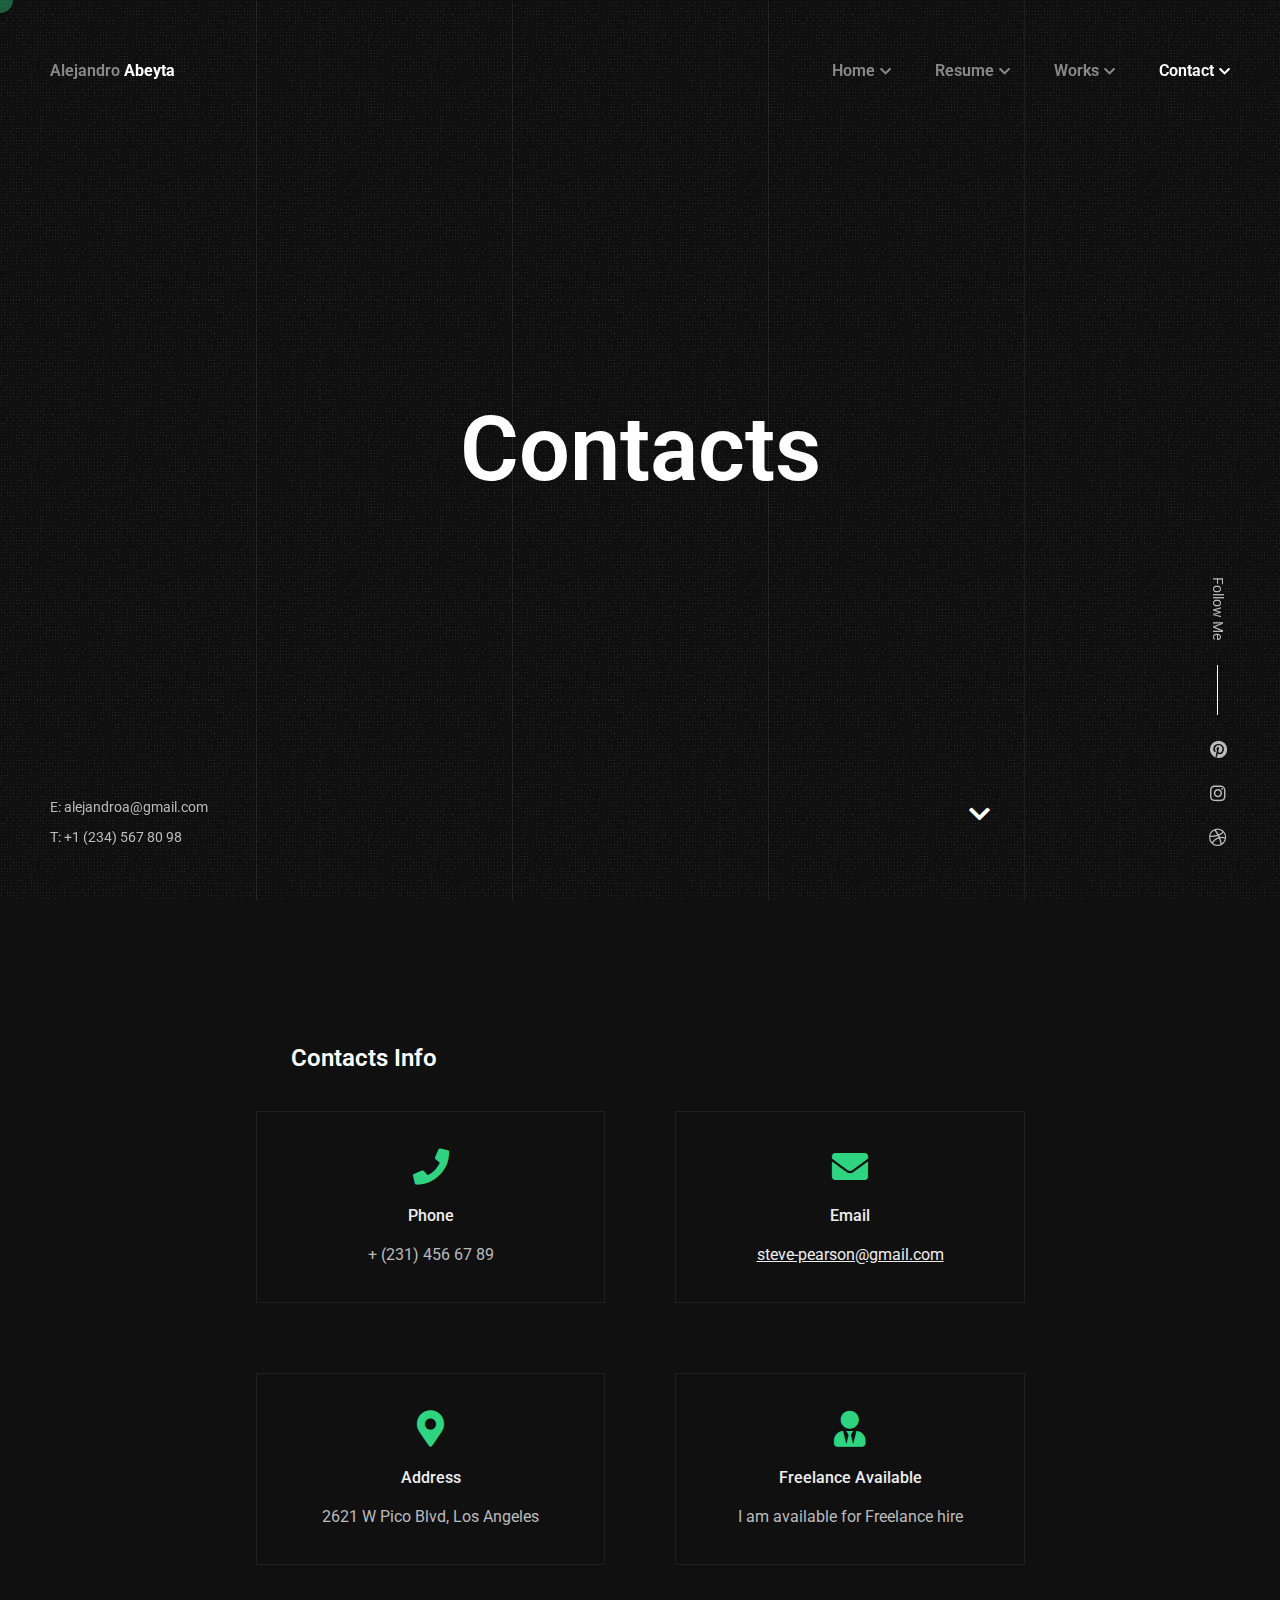
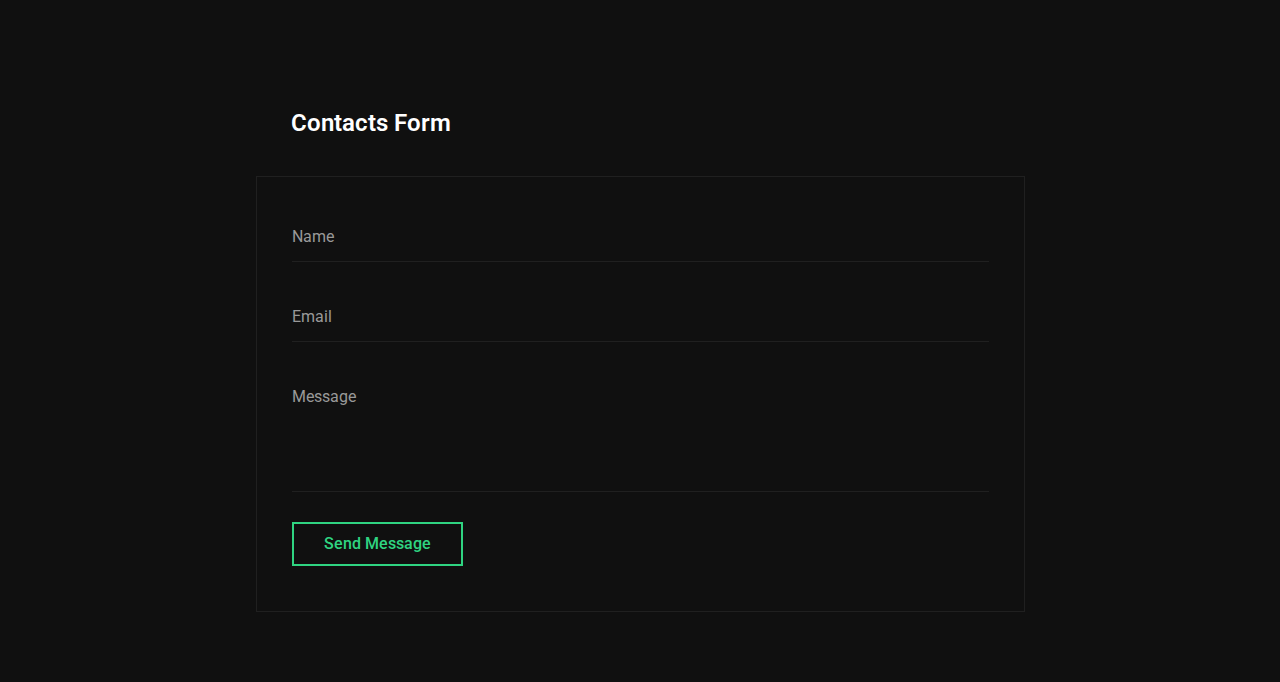
<file: contacts.html>
<!doctype html>
<html lang="en-US">
<head>

	<!-- Meta -->
	<meta charset="UTF-8">
	<meta name="viewport" content="width=device-width, initial-scale=1, maximum-scale=1" />
	<meta name="description" content="CV & Resume Template" />
	<meta name="keywords" content="vcard, resposnive, resume, personal, card, cv, cvio, portfolio" />
	<meta name="author" content="beshleyua" />

	<!-- Title -->
	<title>Cvio - Resume/CV Template</title>

	<!-- Fonts -->
	<link href="https://fonts.googleapis.com/css?family=Roboto:100,100i,300,300i,400,400i,500,500i,700,700i,900,900i&display=swap&subset=cyrillic" rel="stylesheet">

	<!-- Styles -->
	<link rel="stylesheet" href="css/basic.css" />
	<link rel="stylesheet" href="css/layout.css" />
	<link rel="stylesheet" href="css/magnific-popup.css" />
	<link rel="stylesheet" href="css/animate.css" />
	<link rel="stylesheet" href="css/jarallax.css" />
	<link rel="stylesheet" href="css/swiper.css" />
	<link rel="stylesheet" href="css/fontawesome.css" />
	<link rel="stylesheet" href="css/brands.css" />
	<link rel="stylesheet" href="css/solid.css" />

	<!-- Theme Colors
	<link rel="stylesheet" href="css/theme-colors/blue.css" />
	<link rel="stylesheet" href="css/theme-colors/green.css" />
	<link rel="stylesheet" href="css/theme-colors/orange.css" />
	<link rel="stylesheet" href="css/theme-colors/brown.css" />
	<link rel="stylesheet" href="css/theme-colors/purple.css" />
	<link rel="stylesheet" href="css/theme-colors/red.css" />
	<link rel="stylesheet" href="css/theme-colors/beige.css" />
	<link rel="stylesheet" href="css/theme-colors/green_light.css" />
	<link rel="stylesheet" href="css/theme-colors/yellow.css" />
	<link rel="stylesheet" href="css/theme-colors/yellow_light.css" />
	-->
		
	<!--[if lt IE 9]>
	<script src="http://css3-mediaqueries-js.googlecode.com/svn/trunk/css3-mediaqueries.js"></script>
	<script src="http://html5shim.googlecode.com/svn/trunk/html5.js"></script>
	<![endif]-->

	<link rel="shortcut icon" href="images/favicons/favicon.ico">

</head>

<body>

	<!-- Preloader -->
	<div class="preloader">
		<div class="centrize full-width">
			<div class="vertical-center">
				<div class="spinner">
					<div class="double-bounce1"></div>
					<div class="double-bounce2"></div>
				</div>
			</div>
		</div>
	</div>
	
	<!-- Container -->
	<div class="container">

		<!-- Cursor -->
		<div class="cursor-follower"></div>
	
		<!-- Header -->
		<header class="header">
			<div class="head-top">

				<!-- menu button -->
				<a href="#" class="menu-btn"><span></span></a>

				<!-- logo -->
				<div class="logo hover-masks-logo">
					<a href="#">
						<span class="mask-lnk">Alejandro <strong>Abeyta</strong></span>
						<span class="mask-lnk mask-lnk-hover">Download <strong>CV</strong></span>
					</a>
				</div>
				
				<!-- top menu -->						
				<div class="top-menu hover-masks">
					<div class="top-menu-nav">	
						<div class="menu-topmenu-container">
							<ul class="menu">
								<li class="menu-item menu-item-has-children">
									<a href="index.html">Home</a>
									<ul class="sub-menu">
										<li class="menu-item"><a href="index.html">Home Default</a></li>
										<li class="menu-item"><a href="index_creative.html">Home Creative</a></li>
										<li class="menu-item"><a href="index_slider.html">Home Slider</a></li>
										<li class="menu-item"><a href="index_personal.html">Home Personal</a></li>
										<li class="menu-item"><a href="index_onepage.html" target="blank">Home OnePage</a></li>
										<li class="menu-item"><a href="index_image.html">Home Image</a></li>
										<li class="menu-item"><a href="index_video.html">Home Video</a></li>
									</ul>
								</li>
								<li class="menu-item menu-item-has-children">
									<a href="resume.html">Resume</a>
									<ul class="sub-menu">
										<li class="menu-item"><a href="resume.html">Resume Default</a></li>
										<li class="menu-item"><a href="resume_image.html">Resume Image</a></li>
										<li class="menu-item"><a href="resume_creative.html">Resume Creative</a></li>
									</ul>
								</li>
								<li class="menu-item menu-item-has-children">
									<a href="works.html">Works</a>
									<ul class="sub-menu">
										<li class="menu-item"><a href="works.html">Works Default</a></li>
										<li class="menu-item"><a href="works_creative.html">Works Creative</a></li>
										<li class="menu-item"><a href="work_single.html">Work Single</a></li>
										<li class="menu-item"><a href="work_single_image.html">Work Single Image</a></li>
										<li class="menu-item"><a href="work_single_creative.html">Work Single Creative</a></li>
									</ul>
								</li>
								<li class="menu-item menu-item-has-children current-menu-item">
									<a href="contacts.html">Contact</a>
									<ul class="sub-menu">
										<li class="menu-item current-menu-item"><a href="contacts.html">Contact Default</a></li>
										<li class="menu-item"><a href="contacts_map.html">Contact Map</a></li>
										<li class="menu-item"><a href="contacts_image.html">Contact Image</a></li>
										<li class="menu-item"><a href="contacts_creative.html">Contact Creative</a></li>
									</ul>
								</li>
							</ul>
						</div>
					</div>
				</div>

			</div>
		</header>
		
		<!-- Wrapper -->
		<div class="wrapper">

			<!-- Section Started -->
			<div class="section started section-title" id="section-started">

				<!-- background -->
				<div class="video-bg">
					<div class="video-bg-mask"></div>
					<div class="video-bg-texture" id="grained_container"></div>
				</div>

				<!-- started content -->
				<div class="centrize full-width">
					<div class="vertical-center">
						<div class="started-content">
							<h1 class="h-title">Contacts</h1>
							<div class="h-subtitles">
								<div class="h-subtitle typing-bread">
									<p class="breadcrumbs">
										<a href="index.html">Home</a> / Contacts
									</p>
								</div>
								<span class="typed-bread"></span>
							</div>
						</div>
					</div>
				</div>

				<!-- mosue button -->
				<a href="#" class="mouse_btn" style="display: none;"><span class="icon fas fa-chevron-down"></span></a>

			</div>

			<!-- Section Contacts Info -->
			<div class="section contacts" id="section-contacts-info">
				<div class="content">

					<!-- title -->
					<div class="title">
						<div class="title_inner">Contacts Info</div>
					</div>

					<!-- contacts items -->
					<div class="service-items">

						<div class="service-col">
							<div class="service-item content-box">
								<div class="icon"><span class="fas fa-phone"></span></div>
								<div class="name">Phone</div>
								<div class="text">+ (231) 456 67 89</div>
							</div>
						</div>
						
						<div class="service-col">
							<div class="service-item content-box">
								<div class="icon"><span class="fas fa-envelope"></span></div>
								<div class="name">Email</div>
								<div class="text"><a href="mailto:steve-pearson@gmail.com">steve-pearson@gmail.com</a></div>
							</div>
						</div>

						<div class="service-col">
							<div class="service-item content-box">
								<div class="icon"><span class="fas fa-map-marker-alt"></span></div>
								<div class="name">Address</div>
								<div class="text">2621 W Pico Blvd, Los Angeles</div>
							</div>
						</div>

						<div class="service-col">
							<div class="service-item content-box">
								<div class="icon"><span class="fas fa-user-tie"></span></div>
								<div class="name">Freelance Available</div>
								<div class="text">I am available for Freelance hire</div>
							</div>
						</div>

					</div>

					<div class="clear"></div>
				</div>
			</div>

			<!-- Section Contacts Form -->
			<div class="section contacts" id="section-contacts">
				<div class="content">

					<!-- title -->
					<div class="title">
						<div class="title_inner">Contacts Form</div>
					</div>

					<!-- form -->
					<div class="contact_form content-box">
						<form id="cform" method="post">
							<div class="group-val">
   								<input type="text" name="name" placeholder="Name" />
							</div>
							<div class="group-val">
								<input type="email" name="email" placeholder="Email" />
							</div>
							<div class="group-val ct-gr">
								<textarea name="message" placeholder="Message"></textarea>
							</div>
							<div class="group-bts">
								<button type="submit" class="btn hover-animated">
									<span class="circle"></span>
									<span class="lnk">Send Message</span>
								</button>
							</div>
						</form>
						<div class="alert-success">
							<p>Thanks, your message is sent successfully.</p>
						</div>
					</div>

				</div>
				<div class="clear"></div>
			</div>

		</div>
		
		<!-- Footer -->
		<footer class="footer">
			<div class="copy">
				<p>E: alejandroa@gmail.com</p>
				<p>T: +1 (234) 567 80 98</p>
			</div>
			<div class="soc-box">
				<div class="follow-label">Follow Me</div>
				<div class="soc">
					<a target="_blank" href="https://www.pinterest.com/">
						<span class="icon fab fa-pinterest"></span>
					</a>
					<a target="_blank" href="https://www.instagram.com/">
						<span class="icon fab fa-instagram"></span>
					</a>
					<a target="_blank" href="https://dribbble.com/">
						<span class="icon fab fa-dribbble"></span>
					</a>
				</div>
			</div>
			<div class="clear"></div>
		</footer>

		<!-- Lines -->
		<div class="lines">
			<div class="line-col"></div>
			<div class="line-col"></div>
			<div class="line-col"></div>
			<div class="line-col"></div>
			<div class="line-col"></div>
		</div>
		
	</div>

	<!-- Scripts -->
	<script src="js/jquery.min.js"></script>
	<script src="js/jquery.validate.js"></script>
	<script src="js/magnific-popup.js"></script>
	<script src="js/simpleParallax.js"></script>
	<script src="js/typed.js"></script>
	<script src="js/jarallax.js"></script>
	<script src="js/jarallax-video.js"></script>
	<script src="js/jarallax-element.js"></script>
	<script src="js/imagesloaded.pkgd.js"></script>
	<script src="js/isotope.pkgd.js"></script>
	<script src="js/swiper.js"></script>
	<script src="js/grained.js"></script>
	<script src="js/scripts.js"></script>

</body>
</html>
</file>
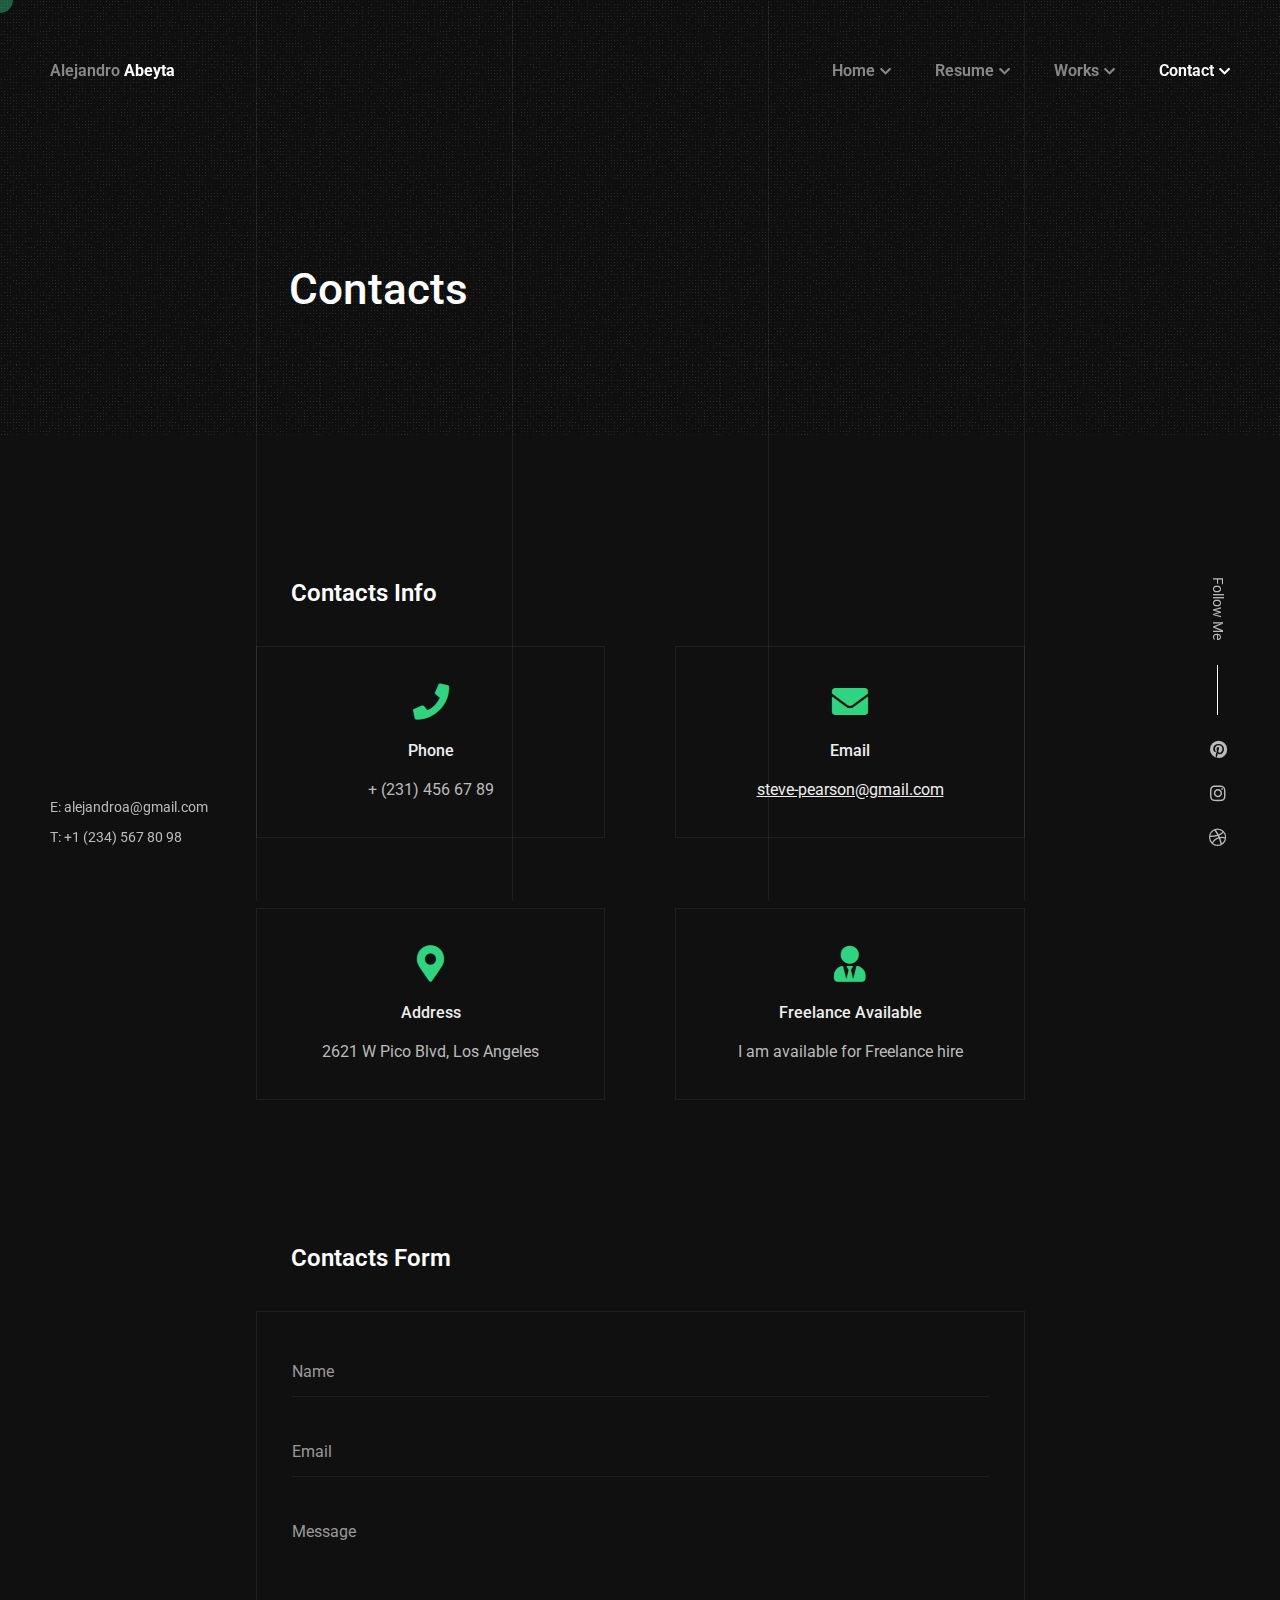
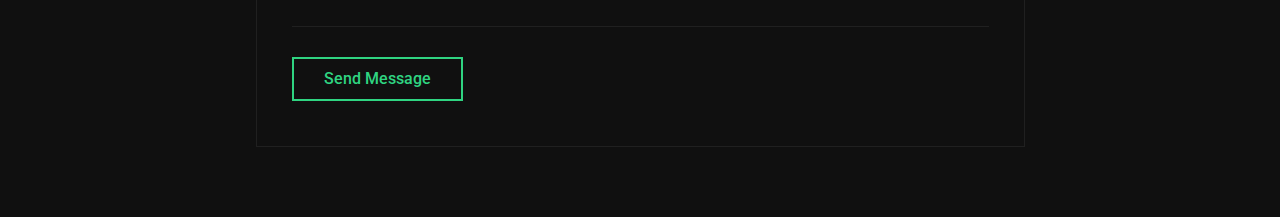
<file: contacts_creative.html>
<!doctype html>
<html lang="en-US">
<head>

	<!-- Meta -->
	<meta charset="UTF-8">
	<meta name="viewport" content="width=device-width, initial-scale=1, maximum-scale=1" />
	<meta name="description" content="CV & Resume Template" />
	<meta name="keywords" content="vcard, resposnive, resume, personal, card, cv, cvio, portfolio" />
	<meta name="author" content="beshleyua" />

	<!-- Title -->
	<title>Cvio - Resume/CV Template</title>

	<!-- Fonts -->
	<link href="https://fonts.googleapis.com/css?family=Roboto:100,100i,300,300i,400,400i,500,500i,700,700i,900,900i&display=swap&subset=cyrillic" rel="stylesheet">

	<!-- Styles -->
	<link rel="stylesheet" href="css/basic.css" />
	<link rel="stylesheet" href="css/layout.css" />
	<link rel="stylesheet" href="css/magnific-popup.css" />
	<link rel="stylesheet" href="css/animate.css" />
	<link rel="stylesheet" href="css/jarallax.css" />
	<link rel="stylesheet" href="css/swiper.css" />
	<link rel="stylesheet" href="css/fontawesome.css" />
	<link rel="stylesheet" href="css/brands.css" />
	<link rel="stylesheet" href="css/solid.css" />

	<!-- Theme Colors
	<link rel="stylesheet" href="css/theme-colors/blue.css" />
	<link rel="stylesheet" href="css/theme-colors/green.css" />
	<link rel="stylesheet" href="css/theme-colors/orange.css" />
	<link rel="stylesheet" href="css/theme-colors/brown.css" />
	<link rel="stylesheet" href="css/theme-colors/purple.css" />
	<link rel="stylesheet" href="css/theme-colors/red.css" />
	<link rel="stylesheet" href="css/theme-colors/beige.css" />
	<link rel="stylesheet" href="css/theme-colors/green_light.css" />
	<link rel="stylesheet" href="css/theme-colors/yellow.css" />
	<link rel="stylesheet" href="css/theme-colors/yellow_light.css" />
	-->
		
	<!--[if lt IE 9]>
	<script src="http://css3-mediaqueries-js.googlecode.com/svn/trunk/css3-mediaqueries.js"></script>
	<script src="http://html5shim.googlecode.com/svn/trunk/html5.js"></script>
	<![endif]-->

	<link rel="shortcut icon" href="images/favicons/favicon.ico">

</head>

<body>

	<!-- Preloader -->
	<div class="preloader">
		<div class="centrize full-width">
			<div class="vertical-center">
				<div class="spinner">
					<div class="double-bounce1"></div>
					<div class="double-bounce2"></div>
				</div>
			</div>
		</div>
	</div>
	
	<!-- Container -->
	<div class="container">

		<!-- Cursor -->
		<div class="cursor-follower"></div>
	
		<!-- Header -->
		<header class="header">
			<div class="head-top">

				<!-- menu button -->
				<a href="#" class="menu-btn"><span></span></a>

				<!-- logo -->
				<div class="logo hover-masks-logo">
					<a href="#">
						<span class="mask-lnk">Alejandro <strong>Abeyta</strong></span>
						<span class="mask-lnk mask-lnk-hover">Download <strong>CV</strong></span>
					</a>
				</div>
				
				<!-- top menu -->						
				<div class="top-menu hover-masks">
					<div class="top-menu-nav">	
						<div class="menu-topmenu-container">
							<ul class="menu">
								<li class="menu-item menu-item-has-children">
									<a href="index.html">Home</a>
									<ul class="sub-menu">
										<li class="menu-item"><a href="index.html">Home Default</a></li>
										<li class="menu-item"><a href="index_creative.html">Home Creative</a></li>
										<li class="menu-item"><a href="index_slider.html">Home Slider</a></li>
										<li class="menu-item"><a href="index_personal.html">Home Personal</a></li>
										<li class="menu-item"><a href="index_onepage.html" target="blank">Home OnePage</a></li>
										<li class="menu-item"><a href="index_image.html">Home Image</a></li>
										<li class="menu-item"><a href="index_video.html">Home Video</a></li>
									</ul>
								</li>
								<li class="menu-item menu-item-has-children">
									<a href="resume.html">Resume</a>
									<ul class="sub-menu">
										<li class="menu-item"><a href="resume.html">Resume Default</a></li>
										<li class="menu-item"><a href="resume_image.html">Resume Image</a></li>
										<li class="menu-item"><a href="resume_creative.html">Resume Creative</a></li>
									</ul>
								</li>
								<li class="menu-item menu-item-has-children">
									<a href="works.html">Works</a>
									<ul class="sub-menu">
										<li class="menu-item"><a href="works.html">Works Default</a></li>
										<li class="menu-item"><a href="works_creative.html">Works Creative</a></li>
										<li class="menu-item"><a href="work_single.html">Work Single</a></li>
										<li class="menu-item"><a href="work_single_image.html">Work Single Image</a></li>
										<li class="menu-item"><a href="work_single_creative.html">Work Single Creative</a></li>
									</ul>
								</li>
								<li class="menu-item menu-item-has-children current-menu-item">
									<a href="contacts.html">Contact</a>
									<ul class="sub-menu">
										<li class="menu-item"><a href="contacts.html">Contact Default</a></li>
										<li class="menu-item"><a href="contacts_map.html">Contact Map</a></li>
										<li class="menu-item"><a href="contacts_image.html">Contact Image</a></li>
										<li class="menu-item current-menu-item"><a href="contacts_creative.html">Contact Creative</a></li>
									</ul>
								</li>
							</ul>
						</div>
					</div>
				</div>

			</div>
		</header>
		
		<!-- Wrapper -->
		<div class="wrapper">

			<!-- Section Started -->
			<div class="section started layout-creative" id="section-started">

				<!-- background -->
				<div class="video-bg">
					<div class="video-bg-mask"></div>
					<div class="video-bg-texture" id="grained_container"></div>
				</div>

				<!-- started content -->
				<div class="centrize full-width">
					<div class="vertical-center">
						<div class="started-content">
							<h1 class="h-title">Contacts</h1>
							<div class="h-subtitles">
								<div class="h-subtitle typing-bread">
									<p class="breadcrumbs">
										<a href="index.html">Home</a> / Contacts
									</p>
								</div>
								<span class="typed-bread"></span>
							</div>
						</div>
					</div>
				</div>

				<!-- mosue button -->
				<a href="#" class="mouse_btn" style="display: none;"><span class="icon fas fa-chevron-down"></span></a>

			</div>

			<!-- Section Contacts Info -->
			<div class="section contacts" id="section-contacts-info">
				<div class="content">

					<!-- title -->
					<div class="title">
						<div class="title_inner">Contacts Info</div>
					</div>

					<!-- contacts items -->
					<div class="service-items">

						<div class="service-col">
							<div class="service-item content-box">
								<div class="icon"><span class="fas fa-phone"></span></div>
								<div class="name">Phone</div>
								<div class="text">+ (231) 456 67 89</div>
							</div>
						</div>
						
						<div class="service-col">
							<div class="service-item content-box">
								<div class="icon"><span class="fas fa-envelope"></span></div>
								<div class="name">Email</div>
								<div class="text"><a href="mailto:steve-pearson@gmail.com">steve-pearson@gmail.com</a></div>
							</div>
						</div>

						<div class="service-col">
							<div class="service-item content-box">
								<div class="icon"><span class="fas fa-map-marker-alt"></span></div>
								<div class="name">Address</div>
								<div class="text">2621 W Pico Blvd, Los Angeles</div>
							</div>
						</div>

						<div class="service-col">
							<div class="service-item content-box">
								<div class="icon"><span class="fas fa-user-tie"></span></div>
								<div class="name">Freelance Available</div>
								<div class="text">I am available for Freelance hire</div>
							</div>
						</div>

					</div>

					<div class="clear"></div>
				</div>
			</div>

			<!-- Section Contacts Form -->
			<div class="section contacts" id="section-contacts">
				<div class="content">

					<!-- title -->
					<div class="title">
						<div class="title_inner">Contacts Form</div>
					</div>

					<!-- form -->
					<div class="contact_form content-box">
						<form id="cform" method="post">
							<div class="group-val">
   								<input type="text" name="name" placeholder="Name" />
							</div>
							<div class="group-val">
								<input type="email" name="email" placeholder="Email" />
							</div>
							<div class="group-val ct-gr">
								<textarea name="message" placeholder="Message"></textarea>
							</div>
							<div class="group-bts">
								<button type="submit" class="btn hover-animated">
									<span class="circle"></span>
									<span class="lnk">Send Message</span>
								</button>
							</div>
						</form>
						<div class="alert-success">
							<p>Thanks, your message is sent successfully.</p>
						</div>
					</div>

				</div>
				<div class="clear"></div>
			</div>

		</div>
		
		<!-- Footer -->
		<footer class="footer">
			<div class="copy">
				<p>E: alejandroa@gmail.com</p>
				<p>T: +1 (234) 567 80 98</p>
			</div>
			<div class="soc-box">
				<div class="follow-label">Follow Me</div>
				<div class="soc">
					<a target="_blank" href="https://www.pinterest.com/">
						<span class="icon fab fa-pinterest"></span>
					</a>
					<a target="_blank" href="https://www.instagram.com/">
						<span class="icon fab fa-instagram"></span>
					</a>
					<a target="_blank" href="https://dribbble.com/">
						<span class="icon fab fa-dribbble"></span>
					</a>
				</div>
			</div>
			<div class="clear"></div>
		</footer>

		<!-- Lines -->
		<div class="lines">
			<div class="line-col"></div>
			<div class="line-col"></div>
			<div class="line-col"></div>
			<div class="line-col"></div>
			<div class="line-col"></div>
		</div>
		
	</div>

	<!-- Scripts -->
	<script src="js/jquery.min.js"></script>
	<script src="js/jquery.validate.js"></script>
	<script src="js/magnific-popup.js"></script>
	<script src="js/simpleParallax.js"></script>
	<script src="js/typed.js"></script>
	<script src="js/jarallax.js"></script>
	<script src="js/jarallax-video.js"></script>
	<script src="js/jarallax-element.js"></script>
	<script src="js/imagesloaded.pkgd.js"></script>
	<script src="js/isotope.pkgd.js"></script>
	<script src="js/swiper.js"></script>
	<script src="js/grained.js"></script>
	<script src="js/scripts.js"></script>

</body>
</html>
</file>
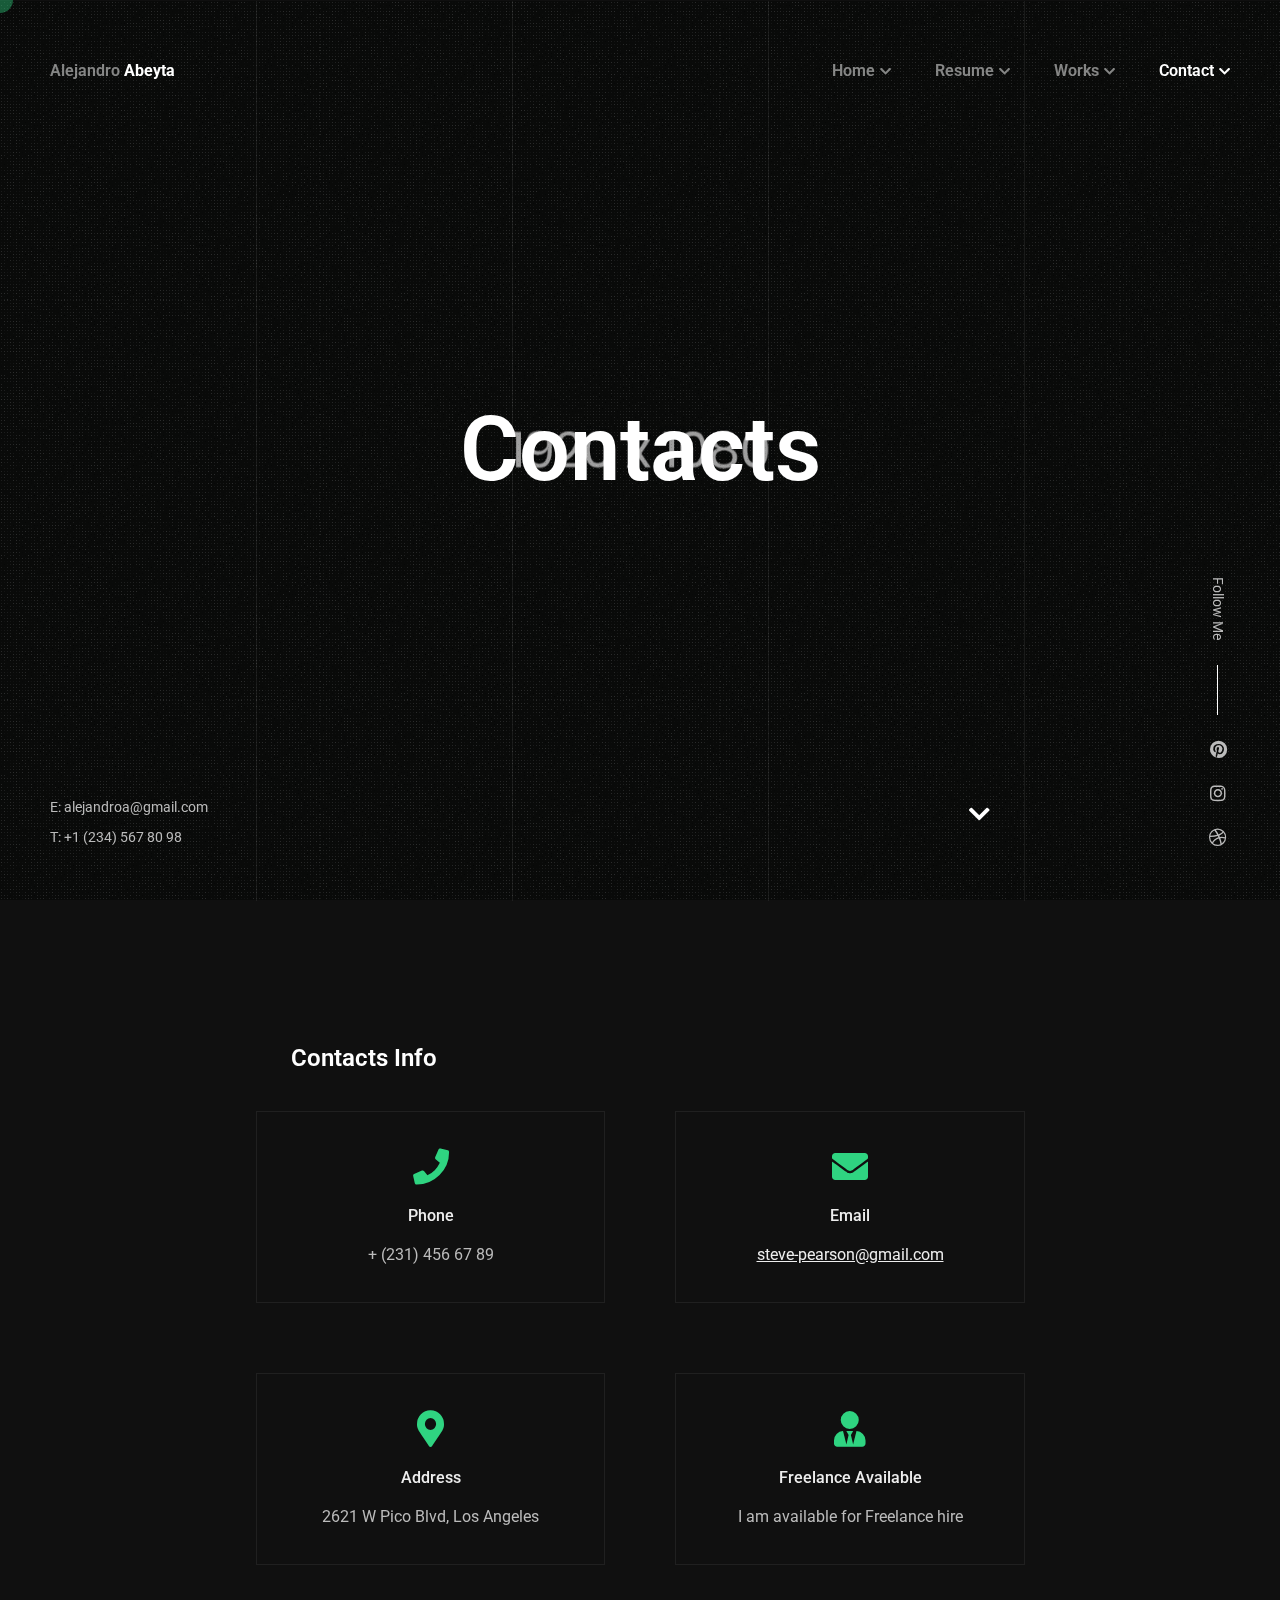
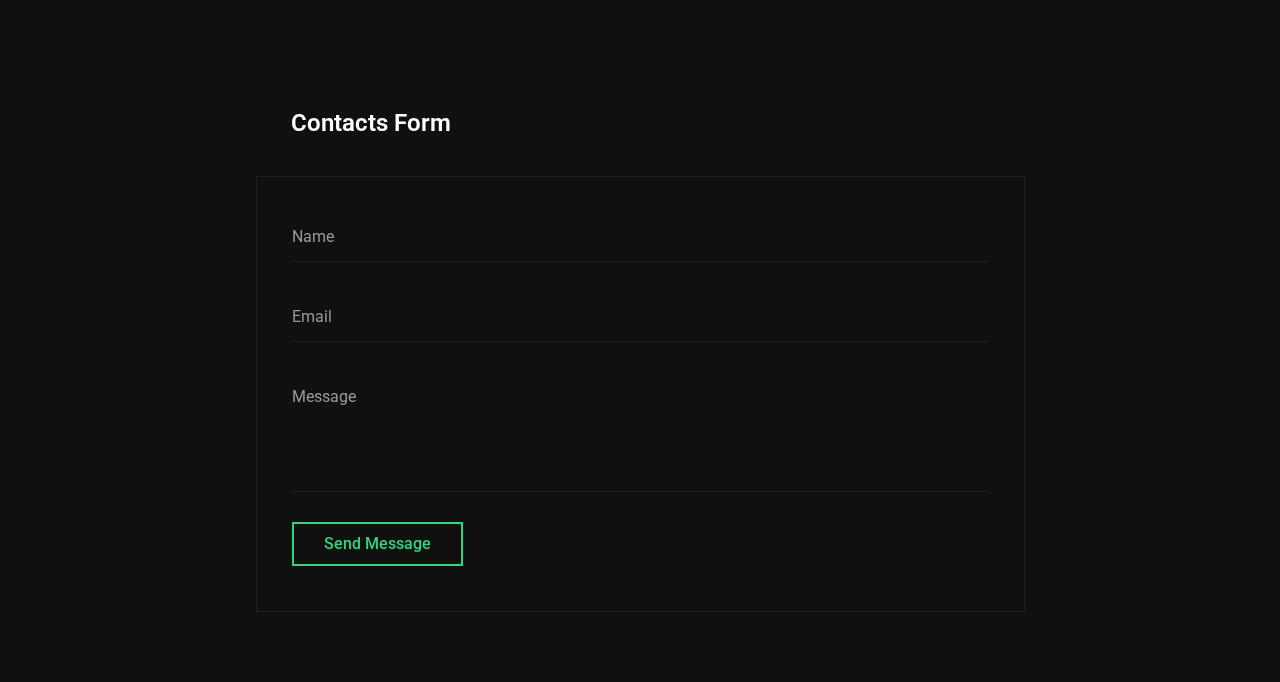
<file: contacts_image.html>
<!doctype html>
<html lang="en-US">
<head>

	<!-- Meta -->
	<meta charset="UTF-8">
	<meta name="viewport" content="width=device-width, initial-scale=1, maximum-scale=1" />
	<meta name="description" content="CV & Resume Template" />
	<meta name="keywords" content="vcard, resposnive, resume, personal, card, cv, cvio, portfolio" />
	<meta name="author" content="beshleyua" />

	<!-- Title -->
	<title>Cvio - Resume/CV Template</title>

	<!-- Fonts -->
	<link href="https://fonts.googleapis.com/css?family=Roboto:100,100i,300,300i,400,400i,500,500i,700,700i,900,900i&display=swap&subset=cyrillic" rel="stylesheet">

	<!-- Styles -->
	<link rel="stylesheet" href="css/basic.css" />
	<link rel="stylesheet" href="css/layout.css" />
	<link rel="stylesheet" href="css/magnific-popup.css" />
	<link rel="stylesheet" href="css/animate.css" />
	<link rel="stylesheet" href="css/jarallax.css" />
	<link rel="stylesheet" href="css/swiper.css" />
	<link rel="stylesheet" href="css/fontawesome.css" />
	<link rel="stylesheet" href="css/brands.css" />
	<link rel="stylesheet" href="css/solid.css" />

	<!-- Theme Colors
	<link rel="stylesheet" href="css/theme-colors/blue.css" />
	<link rel="stylesheet" href="css/theme-colors/green.css" />
	<link rel="stylesheet" href="css/theme-colors/orange.css" />
	<link rel="stylesheet" href="css/theme-colors/brown.css" />
	<link rel="stylesheet" href="css/theme-colors/purple.css" />
	<link rel="stylesheet" href="css/theme-colors/red.css" />
	<link rel="stylesheet" href="css/theme-colors/beige.css" />
	<link rel="stylesheet" href="css/theme-colors/green_light.css" />
	<link rel="stylesheet" href="css/theme-colors/yellow.css" />
	<link rel="stylesheet" href="css/theme-colors/yellow_light.css" />
	-->
		
	<!--[if lt IE 9]>
	<script src="http://css3-mediaqueries-js.googlecode.com/svn/trunk/css3-mediaqueries.js"></script>
	<script src="http://html5shim.googlecode.com/svn/trunk/html5.js"></script>
	<![endif]-->

	<link rel="shortcut icon" href="images/favicons/favicon.ico">

</head>

<body>

	<!-- Preloader -->
	<div class="preloader">
		<div class="centrize full-width">
			<div class="vertical-center">
				<div class="spinner">
					<div class="double-bounce1"></div>
					<div class="double-bounce2"></div>
				</div>
			</div>
		</div>
	</div>
	
	<!-- Container -->
	<div class="container">

		<!-- Cursor -->
		<div class="cursor-follower"></div>
	
		<!-- Header -->
		<header class="header">
			<div class="head-top">

				<!-- menu button -->
				<a href="#" class="menu-btn"><span></span></a>

				<!-- logo -->
				<div class="logo hover-masks-logo">
					<a href="#">
						<span class="mask-lnk">Alejandro <strong>Abeyta</strong></span>
						<span class="mask-lnk mask-lnk-hover">Download <strong>CV</strong></span>
					</a>
				</div>
				
				<!-- top menu -->						
				<div class="top-menu hover-masks">
					<div class="top-menu-nav">	
						<div class="menu-topmenu-container">
							<ul class="menu">
								<li class="menu-item menu-item-has-children">
									<a href="index.html">Home</a>
									<ul class="sub-menu">
										<li class="menu-item"><a href="index.html">Home Default</a></li>
										<li class="menu-item"><a href="index_creative.html">Home Creative</a></li>
										<li class="menu-item"><a href="index_slider.html">Home Slider</a></li>
										<li class="menu-item"><a href="index_personal.html">Home Personal</a></li>
										<li class="menu-item"><a href="index_onepage.html" target="blank">Home OnePage</a></li>
										<li class="menu-item"><a href="index_image.html">Home Image</a></li>
										<li class="menu-item"><a href="index_video.html">Home Video</a></li>
									</ul>
								</li>
								<li class="menu-item menu-item-has-children">
									<a href="resume.html">Resume</a>
									<ul class="sub-menu">
										<li class="menu-item"><a href="resume.html">Resume Default</a></li>
										<li class="menu-item"><a href="resume_image.html">Resume Image</a></li>
										<li class="menu-item"><a href="resume_creative.html">Resume Creative</a></li>
									</ul>
								</li>
								<li class="menu-item menu-item-has-children">
									<a href="works.html">Works</a>
									<ul class="sub-menu">
										<li class="menu-item"><a href="works.html">Works Default</a></li>
										<li class="menu-item"><a href="works_creative.html">Works Creative</a></li>
										<li class="menu-item"><a href="work_single.html">Work Single</a></li>
										<li class="menu-item"><a href="work_single_image.html">Work Single Image</a></li>
										<li class="menu-item"><a href="work_single_creative.html">Work Single Creative</a></li>
									</ul>
								</li>
								<li class="menu-item menu-item-has-children current-menu-item">
									<a href="contacts.html">Contact</a>
									<ul class="sub-menu">
										<li class="menu-item"><a href="contacts.html">Contact Default</a></li>
										<li class="menu-item"><a href="contacts_map.html">Contact Map</a></li>
										<li class="menu-item current-menu-item"><a href="contacts_image.html">Contact Image</a></li>
										<li class="menu-item"><a href="contacts_creative.html">Contact Creative</a></li>
									</ul>
								</li>
							</ul>
						</div>
					</div>
				</div>

			</div>
		</header>
		
		<!-- Wrapper -->
		<div class="wrapper">

			<!-- Section Started -->
			<div class="section started section-title" id="section-started">

				<!-- background -->
				<div class="video-bg jarallax" style="background-image: url(images/resume_bg.jpg);">
					<div class="video-bg-mask"></div>
					<div class="video-bg-texture" id="grained_container"></div>
				</div>

				<!-- started content -->
				<div class="centrize full-width">
					<div class="vertical-center">
						<div class="started-content">
							<h1 class="h-title">Contacts</h1>
							<div class="h-subtitles">
								<div class="h-subtitle typing-bread">
									<p class="breadcrumbs">
										<a href="index.html">Home</a> / Contacts
									</p>
								</div>
								<span class="typed-bread"></span>
							</div>
						</div>
					</div>
				</div>

				<!-- mosue button -->
				<a href="#" class="mouse_btn" style="display: none;"><span class="icon fas fa-chevron-down"></span></a>

			</div>

			<!-- Section Contacts Info -->
			<div class="section contacts" id="section-contacts-info">
				<div class="content">

					<!-- title -->
					<div class="title">
						<div class="title_inner">Contacts Info</div>
					</div>

					<!-- contacts items -->
					<div class="service-items">

						<div class="service-col">
							<div class="service-item content-box">
								<div class="icon"><span class="fas fa-phone"></span></div>
								<div class="name">Phone</div>
								<div class="text">+ (231) 456 67 89</div>
							</div>
						</div>
						
						<div class="service-col">
							<div class="service-item content-box">
								<div class="icon"><span class="fas fa-envelope"></span></div>
								<div class="name">Email</div>
								<div class="text"><a href="mailto:steve-pearson@gmail.com">steve-pearson@gmail.com</a></div>
							</div>
						</div>

						<div class="service-col">
							<div class="service-item content-box">
								<div class="icon"><span class="fas fa-map-marker-alt"></span></div>
								<div class="name">Address</div>
								<div class="text">2621 W Pico Blvd, Los Angeles</div>
							</div>
						</div>

						<div class="service-col">
							<div class="service-item content-box">
								<div class="icon"><span class="fas fa-user-tie"></span></div>
								<div class="name">Freelance Available</div>
								<div class="text">I am available for Freelance hire</div>
							</div>
						</div>

					</div>

					<div class="clear"></div>
				</div>
			</div>

			<!-- Section Contacts Form -->
			<div class="section contacts" id="section-contacts">
				<div class="content">

					<!-- title -->
					<div class="title">
						<div class="title_inner">Contacts Form</div>
					</div>

					<!-- form -->
					<div class="contact_form content-box">
						<form id="cform" method="post">
							<div class="group-val">
   								<input type="text" name="name" placeholder="Name" />
							</div>
							<div class="group-val">
								<input type="email" name="email" placeholder="Email" />
							</div>
							<div class="group-val ct-gr">
								<textarea name="message" placeholder="Message"></textarea>
							</div>
							<div class="group-bts">
								<button type="submit" class="btn hover-animated">
									<span class="circle"></span>
									<span class="lnk">Send Message</span>
								</button>
							</div>
						</form>
						<div class="alert-success">
							<p>Thanks, your message is sent successfully.</p>
						</div>
					</div>

				</div>
				<div class="clear"></div>
			</div>

		</div>
		
		<!-- Footer -->
		<footer class="footer">
			<div class="copy">
				<p>E: alejandroa@gmail.com</p>
				<p>T: +1 (234) 567 80 98</p>
			</div>
			<div class="soc-box">
				<div class="follow-label">Follow Me</div>
				<div class="soc">
					<a target="_blank" href="https://www.pinterest.com/">
						<span class="icon fab fa-pinterest"></span>
					</a>
					<a target="_blank" href="https://www.instagram.com/">
						<span class="icon fab fa-instagram"></span>
					</a>
					<a target="_blank" href="https://dribbble.com/">
						<span class="icon fab fa-dribbble"></span>
					</a>
				</div>
			</div>
			<div class="clear"></div>
		</footer>

		<!-- Lines -->
		<div class="lines">
			<div class="line-col"></div>
			<div class="line-col"></div>
			<div class="line-col"></div>
			<div class="line-col"></div>
			<div class="line-col"></div>
		</div>
		
	</div>

	<!-- Scripts -->
	<script src="js/jquery.min.js"></script>
	<script src="js/jquery.validate.js"></script>
	<script src="js/magnific-popup.js"></script>
	<script src="js/simpleParallax.js"></script>
	<script src="js/typed.js"></script>
	<script src="js/jarallax.js"></script>
	<script src="js/jarallax-video.js"></script>
	<script src="js/jarallax-element.js"></script>
	<script src="js/imagesloaded.pkgd.js"></script>
	<script src="js/isotope.pkgd.js"></script>
	<script src="js/swiper.js"></script>
	<script src="js/grained.js"></script>
	<script src="js/scripts.js"></script>

</body>
</html>
</file>
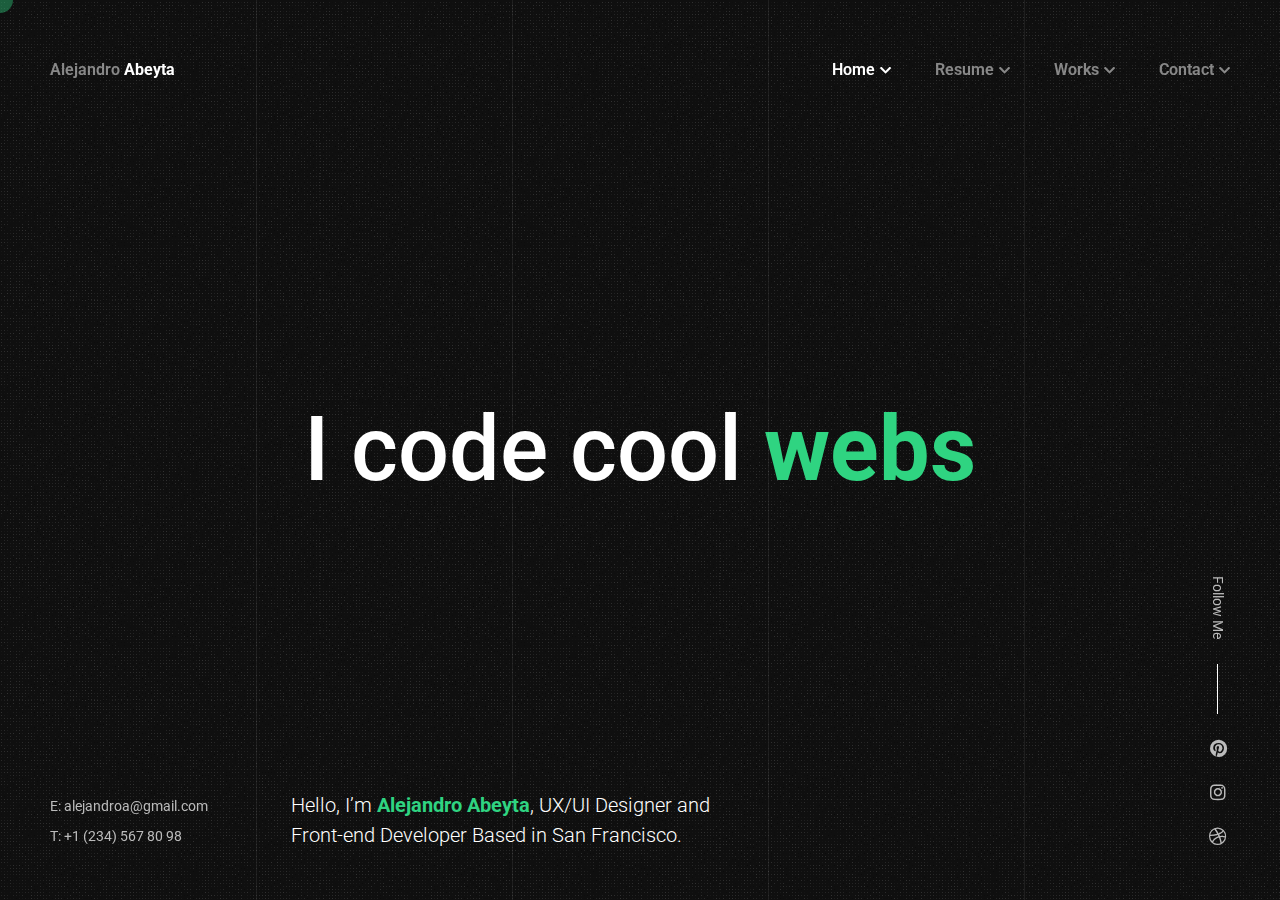
<file: index_2.html>
<!doctype html>
<html lang="en-US">
<head>

	<!-- Meta -->
	<meta charset="UTF-8">
	<meta name="viewport" content="width=device-width, initial-scale=1, maximum-scale=1" />
	<meta name="description" content="CV & Resume Template" />
	<meta name="keywords" content="vcard, resposnive, resume, personal, card, cv, cvio, portfolio" />
	<meta name="author" content="beshleyua" />

	<!-- Title -->
	<title>Cvio - Resume/CV Template</title>

	<!-- Fonts -->
	<link href="https://fonts.googleapis.com/css?family=Roboto:100,100i,300,300i,400,400i,500,500i,700,700i,900,900i&display=swap&subset=cyrillic" rel="stylesheet">

	<!-- Styles -->
	<link rel="stylesheet" href="css/basic.css" />
	<link rel="stylesheet" href="css/layout.css" />
	<link rel="stylesheet" href="css/magnific-popup.css" />
	<link rel="stylesheet" href="css/animate.css" />
	<link rel="stylesheet" href="css/jarallax.css" />
	<link rel="stylesheet" href="css/swiper.css" />
	<link rel="stylesheet" href="css/fontawesome.css" />
	<link rel="stylesheet" href="css/brands.css" />
	<link rel="stylesheet" href="css/solid.css" />

	<!-- Theme Colors
	<link rel="stylesheet" href="css/theme-colors/blue.css" />
	<link rel="stylesheet" href="css/theme-colors/green.css" />
	<link rel="stylesheet" href="css/theme-colors/orange.css" />
	<link rel="stylesheet" href="css/theme-colors/brown.css" />
	<link rel="stylesheet" href="css/theme-colors/purple.css" />
	<link rel="stylesheet" href="css/theme-colors/red.css" />
	<link rel="stylesheet" href="css/theme-colors/beige.css" />
	<link rel="stylesheet" href="css/theme-colors/green_light.css" />
	<link rel="stylesheet" href="css/theme-colors/yellow.css" />
	<link rel="stylesheet" href="css/theme-colors/yellow_light.css" />
	-->
		
	<!--[if lt IE 9]>
	<script src="http://css3-mediaqueries-js.googlecode.com/svn/trunk/css3-mediaqueries.js"></script>
	<script src="http://html5shim.googlecode.com/svn/trunk/html5.js"></script>
	<![endif]-->

	<link rel="shortcut icon" href="images/favicons/favicon.ico">

</head>

<body class="home">

	<!-- Preloader -->
	<div class="preloader">
		<div class="centrize full-width">
			<div class="vertical-center">
				<div class="spinner">
					<div class="double-bounce1"></div>
					<div class="double-bounce2"></div>
				</div>
			</div>
		</div>
	</div>
	
	<!-- Container -->
	<div class="container">

		<!-- Cursor -->
		<div class="cursor-follower"></div>
	
		<!-- Header -->
		<header class="header">
			<div class="head-top">

				<!-- menu button -->
				<a href="#" class="menu-btn"><span></span></a>

				<!-- logo -->
				<div class="logo hover-masks-logo">
					<a href="#">
						<span class="mask-lnk">Alejandro <strong>Abeyta</strong></span>
						<span class="mask-lnk mask-lnk-hover">Download <strong>CV</strong></span>
					</a>
				</div>
				
				<!-- top menu -->						
				<div class="top-menu hover-masks">
					<div class="top-menu-nav">	
						<div class="menu-topmenu-container">
							<ul class="menu">
								<li class="menu-item menu-item-has-children current-menu-item">
									<a href="index.html">Home</a>
									<ul class="sub-menu">
										<li class="menu-item current-menu-item"><a href="index.html">Home Default</a></li>
										<li class="menu-item"><a href="index_creative.html">Home Creative</a></li>
										<li class="menu-item"><a href="index_slider.html">Home Slider</a></li>
										<li class="menu-item"><a href="index_personal.html">Home Personal</a></li>
										<li class="menu-item"><a href="index_onepage.html" target="blank">Home OnePage</a></li>
										<li class="menu-item"><a href="index_image.html">Home Image</a></li>
										<li class="menu-item"><a href="index_video.html">Home Video</a></li>
									</ul>
								</li>
								<li class="menu-item menu-item-has-children">
									<a href="resume.html">Resume</a>
									<ul class="sub-menu">
										<li class="menu-item"><a href="resume.html">Resume Default</a></li>
										<li class="menu-item"><a href="resume_image.html">Resume Image</a></li>
										<li class="menu-item"><a href="resume_creative.html">Resume Creative</a></li>
									</ul>
								</li>
								<li class="menu-item menu-item-has-children">
									<a href="works.html">Works</a>
									<ul class="sub-menu">
										<li class="menu-item"><a href="works.html">Works Default</a></li>
										<li class="menu-item"><a href="works_creative.html">Works Creative</a></li>
										<li class="menu-item"><a href="work_single.html">Work Single</a></li>
										<li class="menu-item"><a href="work_single_image.html">Work Single Image</a></li>
										<li class="menu-item"><a href="work_single_creative.html">Work Single Creative</a></li>
									</ul>
								</li>
								<li class="menu-item menu-item-has-children">
									<a href="contacts.html">Contact</a>
									<ul class="sub-menu">
										<li class="menu-item"><a href="contacts.html">Contact Default</a></li>
										<li class="menu-item"><a href="contacts_map.html">Contact Map</a></li>
										<li class="menu-item"><a href="contacts_image.html">Contact Image</a></li>
										<li class="menu-item"><a href="contacts_creative.html">Contact Creative</a></li>
									</ul>
								</li>
							</ul>
						</div>
					</div>
				</div>

			</div>
		</header>
		
		<!-- Wrapper -->
		<div class="wrapper">	

			<!-- Section Started -->
			<div class="section started" id="section-started">

				<!-- background -->
				<div class="video-bg">
					<div class="video-bg-mask"></div>
					<div class="video-bg-texture" id="grained_container"></div>
				</div>

				<!-- started content -->
				<div class="centrize full-width">
					<div class="vertical-center">
						<div class="started-content">
							<h1 class="h-title">
								Hello, I’m <strong>Alejandro Abeyta</strong>, UX/UI Designer and <br />
								Front-end Developer Based in San Francisco.
							</h1>
							<div class="h-subtitle typing-subtitle">
								<p>I code cool <strong>websites</strong></p>
								<p>I develop <strong>mobile apps</strong></p>
								<p>I love <strong>wordpress</strong></p>
							</div>
							<span class="typed-subtitle"></span>
						</div>
					</div>
				</div>

			</div>

		</div>
		
		<!-- Footer -->
		<footer class="footer">
			<div class="copy">
				<p>E: alejandroa@gmail.com</p>
				<p>T: +1 (234) 567 80 98</p>
			</div>
			<div class="soc-box">
				<div class="follow-label">Follow Me</div>
				<div class="soc">
					<a target="_blank" href="https://www.pinterest.com/">
						<span class="icon fab fa-pinterest"></span>
					</a>
					<a target="_blank" href="https://www.instagram.com/">
						<span class="icon fab fa-instagram"></span>
					</a>
					<a target="_blank" href="https://dribbble.com/">
						<span class="icon fab fa-dribbble"></span>
					</a>
				</div>
			</div>
			<div class="clear"></div>
		</footer>

		<!-- Lines -->
		<div class="lines">
			<div class="content">
				<div class="line-col"></div>
				<div class="line-col"></div>
				<div class="line-col"></div>
				<div class="line-col"></div>
				<div class="line-col"></div>
			</div>
		</div>
		
	</div>

	<!-- Scripts -->
	<script src="js/jquery.min.js"></script>
	<script src="js/jquery.validate.js"></script>
	<script src="js/magnific-popup.js"></script>
	<script src="js/simpleParallax.js"></script>
	<script src="js/typed.js"></script>
	<script src="js/jarallax.js"></script>
	<script src="js/jarallax-video.js"></script>
	<script src="js/jarallax-element.js"></script>
	<script src="js/imagesloaded.pkgd.js"></script>
	<script src="js/isotope.pkgd.js"></script>
	<script src="js/swiper.js"></script>
	<script src="js/grained.js"></script>
	<script src="js/scripts.js"></script>

</body>
</html>
</file>
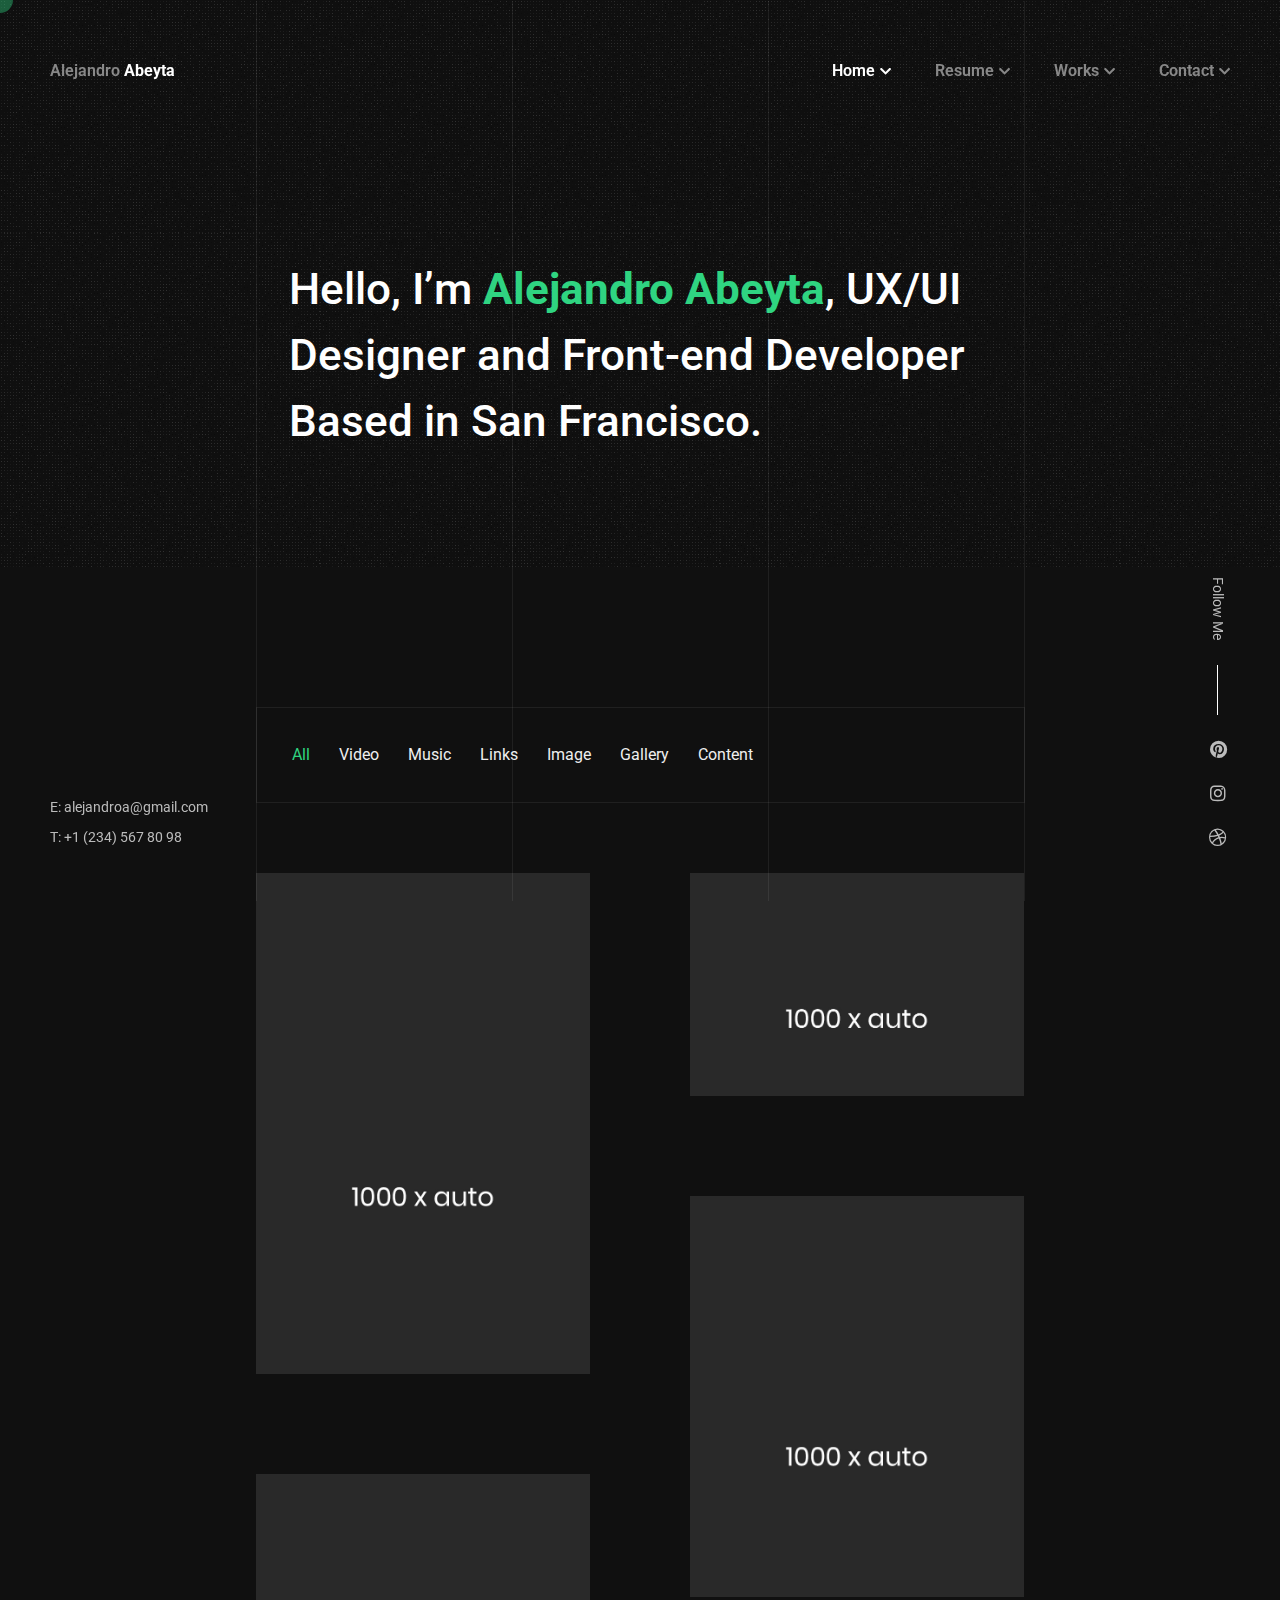
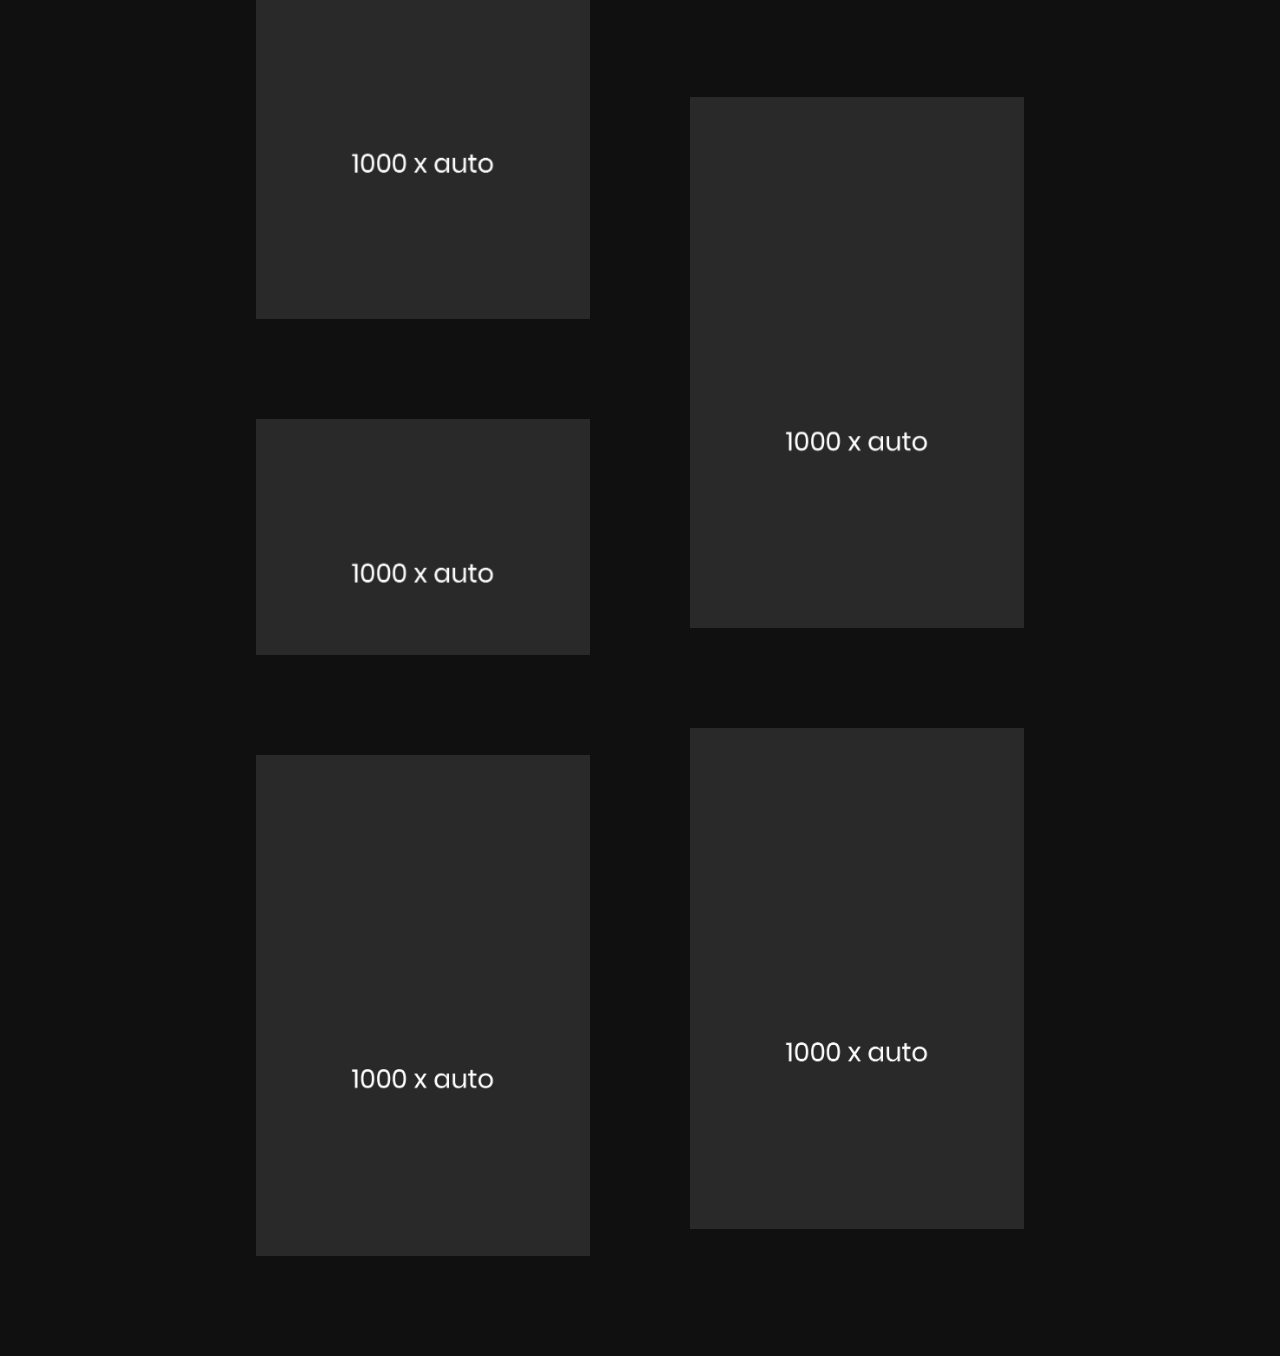
<file: index_creative.html>
<!doctype html>
<html lang="en-US">
<head>

	<!-- Meta -->
	<meta charset="UTF-8">
	<meta name="viewport" content="width=device-width, initial-scale=1, maximum-scale=1" />
	<meta name="description" content="CV & Resume Template" />
	<meta name="keywords" content="vcard, resposnive, resume, personal, card, cv, cvio, portfolio" />
	<meta name="author" content="beshleyua" />

	<!-- Title -->
	<title>Cvio - Resume/CV Template</title>

	<!-- Fonts -->
	<link href="https://fonts.googleapis.com/css?family=Roboto:100,100i,300,300i,400,400i,500,500i,700,700i,900,900i&display=swap&subset=cyrillic" rel="stylesheet">

	<!-- Styles -->
	<link rel="stylesheet" href="css/basic.css" />
	<link rel="stylesheet" href="css/layout.css" />
	<link rel="stylesheet" href="css/magnific-popup.css" />
	<link rel="stylesheet" href="css/animate.css" />
	<link rel="stylesheet" href="css/jarallax.css" />
	<link rel="stylesheet" href="css/swiper.css" />
	<link rel="stylesheet" href="css/fontawesome.css" />
	<link rel="stylesheet" href="css/brands.css" />
	<link rel="stylesheet" href="css/solid.css" />

	<!-- Theme Colors
	<link rel="stylesheet" href="css/theme-colors/blue.css" />
	<link rel="stylesheet" href="css/theme-colors/green.css" />
	<link rel="stylesheet" href="css/theme-colors/orange.css" />
	<link rel="stylesheet" href="css/theme-colors/brown.css" />
	<link rel="stylesheet" href="css/theme-colors/purple.css" />
	<link rel="stylesheet" href="css/theme-colors/red.css" />
	<link rel="stylesheet" href="css/theme-colors/beige.css" />
	<link rel="stylesheet" href="css/theme-colors/green_light.css" />
	<link rel="stylesheet" href="css/theme-colors/yellow.css" />
	<link rel="stylesheet" href="css/theme-colors/yellow_light.css" />
	-->
		
	<!--[if lt IE 9]>
	<script src="http://css3-mediaqueries-js.googlecode.com/svn/trunk/css3-mediaqueries.js"></script>
	<script src="http://html5shim.googlecode.com/svn/trunk/html5.js"></script>
	<![endif]-->

	<link rel="shortcut icon" href="images/favicons/favicon.ico">

</head>

<body class="home-creative">

	<!-- Preloader -->
	<div class="preloader">
		<div class="centrize full-width">
			<div class="vertical-center">
				<div class="spinner">
					<div class="double-bounce1"></div>
					<div class="double-bounce2"></div>
				</div>
			</div>
		</div>
	</div>
	
	<!-- Container -->
	<div class="container">

		<!-- Cursor -->
		<div class="cursor-follower"></div>
	
		<!-- Header -->
		<header class="header">
			<div class="head-top">

				<!-- menu button -->
				<a href="#" class="menu-btn"><span></span></a>

				<!-- logo -->
				<div class="logo hover-masks-logo">
					<a href="#">
						<span class="mask-lnk">Alejandro <strong>Abeyta</strong></span>
						<span class="mask-lnk mask-lnk-hover">Download <strong>CV</strong></span>
					</a>
				</div>
				
				<!-- top menu -->						
				<div class="top-menu hover-masks">
					<div class="top-menu-nav">	
						<div class="menu-topmenu-container">
							<ul class="menu">
								<li class="menu-item menu-item-has-children current-menu-item">
									<a href="index.html">Home</a>
									<ul class="sub-menu">
										<li class="menu-item"><a href="index.html">Home Default</a></li>
										<li class="menu-item current-menu-item"><a href="index_creative.html">Home Creative</a></li>
										<li class="menu-item"><a href="index_slider.html">Home Slider</a></li>
										<li class="menu-item"><a href="index_personal.html">Home Personal</a></li>
										<li class="menu-item"><a href="index_onepage.html" target="blank">Home OnePage</a></li>
										<li class="menu-item"><a href="index_image.html">Home Image</a></li>
										<li class="menu-item"><a href="index_video.html">Home Video</a></li>
									</ul>
								</li>
								<li class="menu-item menu-item-has-children">
									<a href="resume.html">Resume</a>
									<ul class="sub-menu">
										<li class="menu-item"><a href="resume.html">Resume Default</a></li>
										<li class="menu-item"><a href="resume_image.html">Resume Image</a></li>
										<li class="menu-item"><a href="resume_creative.html">Resume Creative</a></li>
									</ul>
								</li>
								<li class="menu-item menu-item-has-children">
									<a href="works.html">Works</a>
									<ul class="sub-menu">
										<li class="menu-item"><a href="works.html">Works Default</a></li>
										<li class="menu-item"><a href="works_creative.html">Works Creative</a></li>
										<li class="menu-item"><a href="work_single.html">Work Single</a></li>
										<li class="menu-item"><a href="work_single_image.html">Work Single Image</a></li>
										<li class="menu-item"><a href="work_single_creative.html">Work Single Creative</a></li>
									</ul>
								</li>
								<li class="menu-item menu-item-has-children">
									<a href="contacts.html">Contact</a>
									<ul class="sub-menu">
										<li class="menu-item"><a href="contacts.html">Contact Default</a></li>
										<li class="menu-item"><a href="contacts_map.html">Contact Map</a></li>
										<li class="menu-item"><a href="contacts_image.html">Contact Image</a></li>
										<li class="menu-item"><a href="contacts_creative.html">Contact Creative</a></li>
									</ul>
								</li>
							</ul>
						</div>
					</div>
				</div>

			</div>
		</header>
		
		<!-- Wrapper -->
		<div class="wrapper">	

			<!-- Section Started -->
			<div class="section started layout-creative" id="section-started">

				<!-- background -->
				<div class="video-bg">
					<div class="video-bg-mask"></div>
					<div class="video-bg-texture" id="grained_container"></div>
				</div>

				<!-- started content -->
				<div class="centrize full-width">
					<div class="vertical-center">
						<div class="started-content">
							<h1 class="h-title">
								Hello, I’m <strong>Alejandro Abeyta</strong>, UX/UI Designer and Front-end Developer Based in San Francisco.
							</h1>
							<div class="h-subtitles">
								<div class="h-subtitle typing-subtitle">
									<p>I code cool <strong>websites</strong></p>
									<p>I develop <strong>mobile apps</strong></p>
									<p>I love <strong>wordpress</strong></p>
								</div>
								<span class="typed-subtitle"></span>
							</div>
						</div>
					</div>
				</div>

			</div>

			<!-- Works -->
			<div class="section works" id="section-portfolio">
				<div class="content">
				
					<!-- portfolio filter -->
					<div class="filter-menu content-box">
						<div class="filters">
							<div class="btn-group">
								<label data-text="All" class="glitch-effect"><input type="radio" name="fl_radio" value=".box-item" />All</label>
							</div>
							<div class="btn-group">
								<label data-text="Video"><input type="radio" name="fl_radio" value=".f-video" />Video</label>
							</div>
							<div class="btn-group">
								<label data-text="Music"><input type="radio" name="fl_radio" value=".f-music" />Music</label>
							</div>
							<div class="btn-group">
								<label data-text="Links"><input type="radio" name="fl_radio" value=".f-links" />Links</label>
							</div>
							<div class="btn-group">
								<label data-text="Image"><input type="radio" name="fl_radio" value=".f-image" />Image</label>
							</div>
							<div class="btn-group">
								<label data-text="Gallery"><input type="radio" name="fl_radio" value=".f-gallery" />Gallery</label>
							</div>
							<div class="btn-group">
								<label data-text="Content"><input type="radio" name="fl_radio" value=".f-content" />Content</label>
							</div>
						</div>
					</div>
					
					<!-- portfolio items -->
					<div class="box-items portfolio-items">

						<div class="box-item f-gallery"> <!-- add class "animate-to-page" if need animated transition to page and delete target="_blank" -->
							<div class="image">
								<a href="#gallery-1" class="has-popup-gallery hover-animated">
									<img src="images/work1.jpg" class="wp-post-image" alt="" />
									<span class="info circle">
										<span class="centrize full-width">
											<span class="vertical-center">
												<span class="icon fas fa-images"></span>
												<span class="desc">
													<span class="category">Gallery</span>
													<span class="name">Shot in Iceland</span>
												</span>
											</span>
										</span>
									</span>
								</a>
								<div id="gallery-1" class="mfp-hide">
									<a href="images/work1.jpg"></a>
									<a href="images/work2.jpg"></a>
									<a href="images/work3.jpg"></a>
									<a href="images/work4.jpg"></a>
								</div>	
							</div>
						</div>

						<div class="box-item f-links">
							<div class="image">
								<a href="https://google.com/" class="has-popup-link hover-animated" target="_blank">
									<img src="images/work3.jpg" class="wp-post-image" alt="" />
									<span class="info circle">
										<span class="centrize full-width">
											<span class="vertical-center">
												<span class="icon fas fa-link"></span>
												<span class="desc">
													<span class="category">Links</span>
													<span class="name">Nike Red</span>
												</span>
											</span>
										</span>
									</span>
								</a>	
							</div>
						</div>

						<div class="box-item f-video">
							<div class="image">
								<a href="https://youtu.be/S4L8T2kFFck" class="has-popup-video hover-animated">
									<img src="images/work2.jpg" class="wp-post-image" alt="" />
									<span class="info circle">
										<span class="centrize full-width">
											<span class="vertical-center">
												<span class="icon fas fa-video"></span>
												<span class="desc">
													<span class="category">Video</span>
													<span class="name">Fertility of Some Plants</span>
												</span>
											</span>
										</span>
									</span>
								</a>
							</div>
						</div>

						<div class="box-item f-image">
							<div class="image">
								<a href="images/work4.jpg" class="has-popup-image hover-animated">
									<img src="images/work4.jpg" class="wp-post-image" alt="" />
									<span class="info circle">
										<span class="centrize full-width">
											<span class="vertical-center">
												<span class="icon fas fa-image"></span>
												<span class="desc">
													<span class="category">Image</span>
													<span class="name">Inspiration in Cap Haitian</span>
												</span>
											</span>
										</span>
									</span>
								</a>
							</div>
						</div>

						<div class="box-item f-image">
							<div class="image">
								<a href="images/work7.jpg" class="has-popup-image hover-animated">
									<img src="images/work7.jpg" class="wp-post-image" alt="" />
									<span class="info circle">
										<span class="centrize full-width">
											<span class="vertical-center">
												<span class="icon fas fa-image"></span>
												<span class="desc">
													<span class="category">Image</span>
													<span class="name">Water and Shore</span>
												</span>
											</span>
										</span>
									</span>
								</a>
							</div>
						</div>

						<div class="box-item f-music">
							<div class="image">
								<a href="https://w.soundcloud.com/player/?visual=true&#038;url=http%3A%2F%2Fapi.soundcloud.com%2Ftracks%2F221650664&#038;show_artwork=true" class="has-popup-music hover-animated">
									<img src="images/work6.jpg" class="wp-post-image" alt="" />
									<span class="info circle">
										<span class="centrize full-width">
											<span class="vertical-center">
												<span class="icon fas fa-music"></span>
												<span class="desc">
													<span class="category">Music</span>
													<span class="name">Dark Bike</span>
												</span>
											</span>
										</span>
									</span>
								</a>
							</div>
						</div>

						<div class="box-item f-gallery">
							<div class="image">
								<a href="#gallery-2" class="has-popup-gallery hover-animated">
									<img src="images/work5.jpg" class="wp-post-image" alt="" />
									<span class="info circle">
										<span class="centrize full-width">
											<span class="vertical-center">
												<span class="icon fas fa-images"></span>
												<span class="desc">
													<span class="category">Gallery</span>
													<span class="name">Undulating Space</span>
												</span>
											</span>
										</span>
									</span>
								</a>
								<div id="gallery-2" class="mfp-hide">
									<a href="images/work5.jpg"></a>
									<a href="images/work1.jpg"></a>
									<a href="images/work2.jpg"></a>
									<a href="images/work3.jpg"></a>
								</div>
							</div>
						</div>

						<div class="box-item f-content">
							<div class="image">
								<a href="#popup-1" class="has-popup-media hover-animated">
									<img src="images/work8.jpg" class="wp-post-image" alt="" />
									<span class="info circle">
										<span class="centrize full-width">
											<span class="vertical-center">
												<span class="icon fas fa-plus"></span>
												<span class="desc">
													<span class="category">Content</span>
													<span class="name">Curved Ceiling Ribs</span>
												</span>
											</span>
										</span>
									</span>
								</a>
							</div>
							<div id="popup-1" class="popup-box mfp-fade mfp-hide">
								<div class="content">
									<div class="image" style="background-image: url(images/work8.jpg);"></div>
									<div class="desc single-post-text">
										<div class="category">Content</div>
										<h4>Hand holding pyramid painting</h4>
										<p>
											Now there is more fashion. There is no so-called trends. Now chase after anything not necessary — nor for fashionable color nor the shape, nor for style. Think about the content that you want to invest in a created object, and only then will form. The thing is your spirit. A spirit unlike forms hard copy.
										</p>
										<ul>
											<li>Now there is more fashion. There is no so-called trends.</li>
											<li>Now chase after anything not necessary — nor for fashionable color nor the shape, nor for style.</li>
											<li>Think about the content that you want to invest in a created object, and only then will form.</li>
											<li>The thing is your spirit. A spirit unlike forms hard copy.</li>
										</ul>
										<p>
											Now there is more fashion. There is no so-called trends. Now chase after anything not necessary — nor for fashionable color nor the shape, nor for style. Think about the content that you want to invest in a created object, and only then will form. The thing is your spirit. A spirit unlike forms hard copy.
										</p>
										<a href="works_single_1.html" class="btn hover-animated">
											<span class="circle"></span>
											<span class="lnk">View Project</span>
										</a>
									</div>
								</div>
							</div>
						</div>

					</div>

					<div class="clear"></div>
				</div>
			</div>	

		</div>
		
		<!-- Footer -->
		<footer class="footer">
			<div class="copy">
				<p>E: alejandroa@gmail.com</p>
				<p>T: +1 (234) 567 80 98</p>
			</div>
			<div class="soc-box">
				<div class="follow-label">Follow Me</div>
				<div class="soc">
					<a target="_blank" href="https://www.pinterest.com/">
						<span class="icon fab fa-pinterest"></span>
					</a>
					<a target="_blank" href="https://www.instagram.com/">
						<span class="icon fab fa-instagram"></span>
					</a>
					<a target="_blank" href="https://dribbble.com/">
						<span class="icon fab fa-dribbble"></span>
					</a>
				</div>
			</div>
			<div class="clear"></div>
		</footer>

		<!-- Lines -->
		<div class="lines">
			<div class="line-col"></div>
			<div class="line-col"></div>
			<div class="line-col"></div>
			<div class="line-col"></div>
			<div class="line-col"></div>
		</div>
		
	</div>

	<!-- Scripts -->
	<script src="js/jquery.min.js"></script>
	<script src="js/jquery.validate.js"></script>
	<script src="js/magnific-popup.js"></script>
	<script src="js/simpleParallax.js"></script>
	<script src="js/typed.js"></script>
	<script src="js/jarallax.js"></script>
	<script src="js/jarallax-video.js"></script>
	<script src="js/jarallax-element.js"></script>
	<script src="js/imagesloaded.pkgd.js"></script>
	<script src="js/isotope.pkgd.js"></script>
	<script src="js/swiper.js"></script>
	<script src="js/grained.js"></script>
	<script src="js/scripts.js"></script>

</body>
</html>
</file>
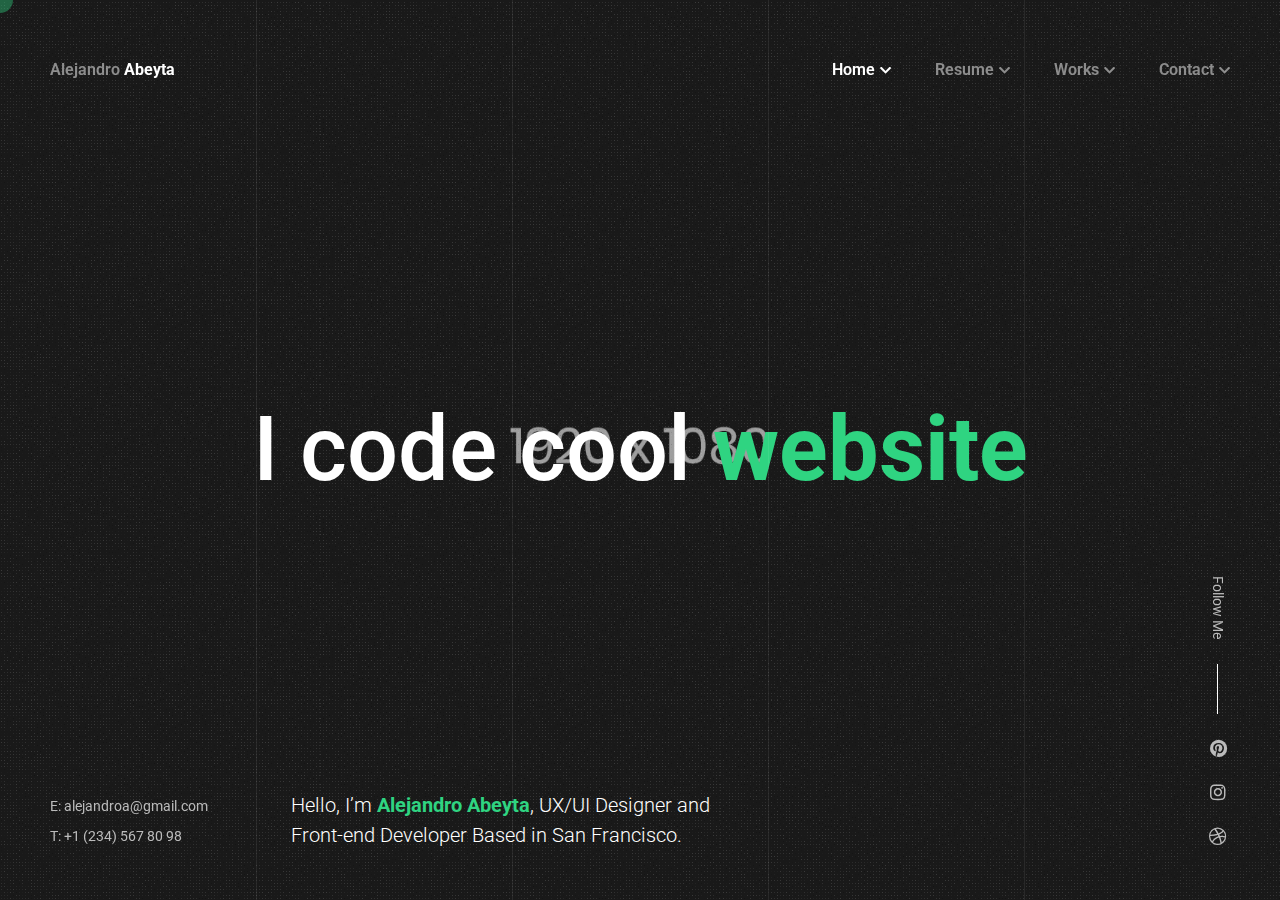
<file: index_image.html>
<!doctype html>
<html lang="en-US">
<head>

	<!-- Meta -->
	<meta charset="UTF-8">
	<meta name="viewport" content="width=device-width, initial-scale=1, maximum-scale=1" />
	<meta name="description" content="CV & Resume Template" />
	<meta name="keywords" content="vcard, resposnive, resume, personal, card, cv, cvio, portfolio" />
	<meta name="author" content="beshleyua" />

	<!-- Title -->
	<title>Cvio - Resume/CV Template</title>

	<!-- Fonts -->
	<link href="https://fonts.googleapis.com/css?family=Roboto:100,100i,300,300i,400,400i,500,500i,700,700i,900,900i&display=swap&subset=cyrillic" rel="stylesheet">

	<!-- Styles -->
	<link rel="stylesheet" href="css/basic.css" />
	<link rel="stylesheet" href="css/layout.css" />
	<link rel="stylesheet" href="css/magnific-popup.css" />
	<link rel="stylesheet" href="css/animate.css" />
	<link rel="stylesheet" href="css/jarallax.css" />
	<link rel="stylesheet" href="css/swiper.css" />
	<link rel="stylesheet" href="css/fontawesome.css" />
	<link rel="stylesheet" href="css/brands.css" />
	<link rel="stylesheet" href="css/solid.css" />

	<!-- Theme Colors
	<link rel="stylesheet" href="css/theme-colors/blue.css" />
	<link rel="stylesheet" href="css/theme-colors/green.css" />
	<link rel="stylesheet" href="css/theme-colors/orange.css" />
	<link rel="stylesheet" href="css/theme-colors/brown.css" />
	<link rel="stylesheet" href="css/theme-colors/purple.css" />
	<link rel="stylesheet" href="css/theme-colors/red.css" />
	<link rel="stylesheet" href="css/theme-colors/beige.css" />
	<link rel="stylesheet" href="css/theme-colors/green_light.css" />
	<link rel="stylesheet" href="css/theme-colors/yellow.css" />
	<link rel="stylesheet" href="css/theme-colors/yellow_light.css" />
	-->
		
	<!--[if lt IE 9]>
	<script src="http://css3-mediaqueries-js.googlecode.com/svn/trunk/css3-mediaqueries.js"></script>
	<script src="http://html5shim.googlecode.com/svn/trunk/html5.js"></script>
	<![endif]-->

	<link rel="shortcut icon" href="images/favicons/favicon.ico">

</head>

<body class="home">

	<!-- Preloader -->
	<div class="preloader">
		<div class="centrize full-width">
			<div class="vertical-center">
				<div class="spinner">
					<div class="double-bounce1"></div>
					<div class="double-bounce2"></div>
				</div>
			</div>
		</div>
	</div>
	
	<!-- Container -->
	<div class="container">

		<!-- Cursor -->
		<div class="cursor-follower"></div>
	
		<!-- Header -->
		<header class="header">
			<div class="head-top">

				<!-- menu button -->
				<a href="#" class="menu-btn"><span></span></a>

				<!-- logo -->
				<div class="logo hover-masks-logo">
					<a href="#">
						<span class="mask-lnk">Alejandro <strong>Abeyta</strong></span>
						<span class="mask-lnk mask-lnk-hover">Download <strong>CV</strong></span>
					</a>
				</div>
				
				<!-- top menu -->						
				<div class="top-menu hover-masks">
					<div class="top-menu-nav">	
						<div class="menu-topmenu-container">
							<ul class="menu">
								<li class="menu-item menu-item-has-children current-menu-item">
									<a href="index.html">Home</a>
									<ul class="sub-menu">
										<li class="menu-item"><a href="index.html">Home Default</a></li>
										<li class="menu-item"><a href="index_creative.html">Home Creative</a></li>
										<li class="menu-item"><a href="index_slider.html">Home Slider</a></li>
										<li class="menu-item"><a href="index_personal.html">Home Personal</a></li>
										<li class="menu-item"><a href="index_onepage.html" target="blank">Home OnePage</a></li>
										<li class="menu-item current-menu-item"><a href="index_image.html">Home Image</a></li>
										<li class="menu-item"><a href="index_video.html">Home Video</a></li>
									</ul>
								</li>
								<li class="menu-item menu-item-has-children">
									<a href="resume.html">Resume</a>
									<ul class="sub-menu">
										<li class="menu-item"><a href="resume.html">Resume Default</a></li>
										<li class="menu-item"><a href="resume_image.html">Resume Image</a></li>
										<li class="menu-item"><a href="resume_creative.html">Resume Creative</a></li>
									</ul>
								</li>
								<li class="menu-item menu-item-has-children">
									<a href="works.html">Works</a>
									<ul class="sub-menu">
										<li class="menu-item"><a href="works.html">Works Default</a></li>
										<li class="menu-item"><a href="works_creative.html">Works Creative</a></li>
										<li class="menu-item"><a href="work_single.html">Work Single</a></li>
										<li class="menu-item"><a href="work_single_image.html">Work Single Image</a></li>
										<li class="menu-item"><a href="work_single_creative.html">Work Single Creative</a></li>
									</ul>
								</li>
								<li class="menu-item menu-item-has-children">
									<a href="contacts.html">Contact</a>
									<ul class="sub-menu">
										<li class="menu-item"><a href="contacts.html">Contact Default</a></li>
										<li class="menu-item"><a href="contacts_map.html">Contact Map</a></li>
										<li class="menu-item"><a href="contacts_image.html">Contact Image</a></li>
										<li class="menu-item"><a href="contacts_creative.html">Contact Creative</a></li>
									</ul>
								</li>
							</ul>
						</div>
					</div>
				</div>

			</div>
		</header>
		
		<!-- Wrapper -->
		<div class="wrapper">	

			<!-- Section Started -->
			<div class="section started" id="section-started">

				<!-- background -->
				<div class="video-bg" style="background-image: url(images/started_image_p.jpg);">
					<div class="video-bg-mask"></div>
					<div class="video-bg-texture" id="grained_container"></div>
				</div>

				<!-- started content -->
				<div class="centrize full-width">
					<div class="vertical-center">
						<div class="started-content">
							<h1 class="h-title">
								Hello, I’m <strong>Alejandro Abeyta</strong>, UX/UI Designer and <br />
								Front-end Developer Based in San Francisco.
							</h1>
							<div class="h-subtitle typing-subtitle">
								<p>I code cool <strong>websites</strong></p>
								<p>I develop <strong>mobile apps</strong></p>
								<p>I love <strong>wordpress</strong></p>
							</div>
							<span class="typed-subtitle"></span>
						</div>
					</div>
				</div>

			</div>

		</div>
		
		<!-- Footer -->
		<footer class="footer">
			<div class="copy">
				<p>E: alejandroa@gmail.com</p>
				<p>T: +1 (234) 567 80 98</p>
			</div>
			<div class="soc-box">
				<div class="follow-label">Follow Me</div>
				<div class="soc">
					<a target="_blank" href="https://www.pinterest.com/">
						<span class="icon fab fa-pinterest"></span>
					</a>
					<a target="_blank" href="https://www.instagram.com/">
						<span class="icon fab fa-instagram"></span>
					</a>
					<a target="_blank" href="https://dribbble.com/">
						<span class="icon fab fa-dribbble"></span>
					</a>
				</div>
			</div>
			<div class="clear"></div>
		</footer>

		<!-- Lines -->
		<div class="lines">
			<div class="line-col"></div>
			<div class="line-col"></div>
			<div class="line-col"></div>
			<div class="line-col"></div>
			<div class="line-col"></div>
		</div>
		
	</div>

	<!-- Scripts -->
	<script src="js/jquery.min.js"></script>
	<script src="js/jquery.validate.js"></script>
	<script src="js/magnific-popup.js"></script>
	<script src="js/simpleParallax.js"></script>
	<script src="js/typed.js"></script>
	<script src="js/jarallax.js"></script>
	<script src="js/jarallax-video.js"></script>
	<script src="js/jarallax-element.js"></script>
	<script src="js/imagesloaded.pkgd.js"></script>
	<script src="js/isotope.pkgd.js"></script>
	<script src="js/swiper.js"></script>
	<script src="js/grained.js"></script>
	<script src="js/scripts.js"></script>

</body>
</html>
</file>
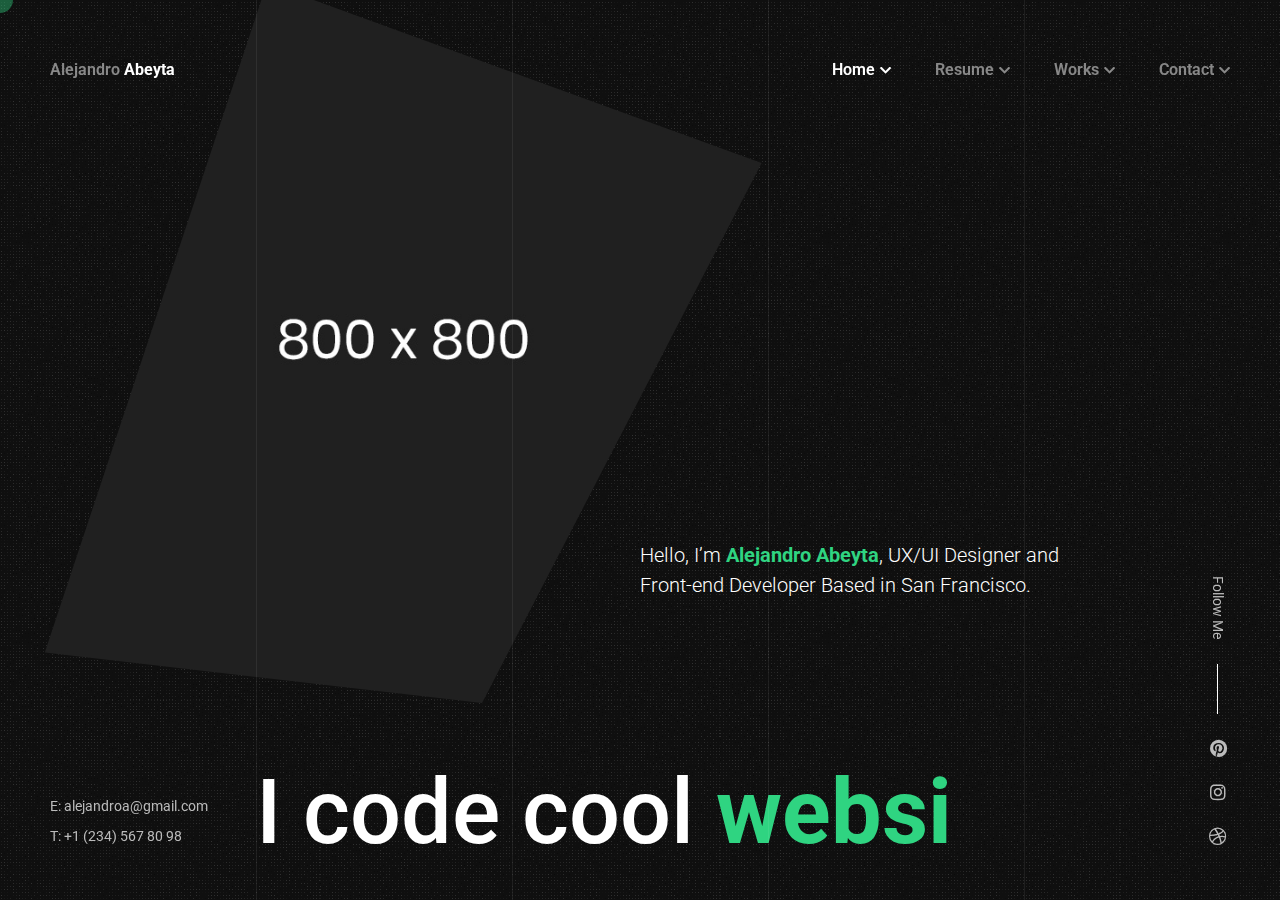
<file: index_personal.html>
<!doctype html>
<html lang="en-US">
<head>

	<!-- Meta -->
	<meta charset="UTF-8">
	<meta name="viewport" content="width=device-width, initial-scale=1, maximum-scale=1" />
	<meta name="description" content="CV & Resume Template" />
	<meta name="keywords" content="vcard, resposnive, resume, personal, card, cv, cvio, portfolio" />
	<meta name="author" content="beshleyua" />

	<!-- Title -->
	<title>Cvio - Resume/CV Template</title>

	<!-- Fonts -->
	<link href="https://fonts.googleapis.com/css?family=Roboto:100,100i,300,300i,400,400i,500,500i,700,700i,900,900i&display=swap&subset=cyrillic" rel="stylesheet">

	<!-- Styles -->
	<link rel="stylesheet" href="css/basic.css" />
	<link rel="stylesheet" href="css/layout.css" />
	<link rel="stylesheet" href="css/magnific-popup.css" />
	<link rel="stylesheet" href="css/animate.css" />
	<link rel="stylesheet" href="css/jarallax.css" />
	<link rel="stylesheet" href="css/swiper.css" />
	<link rel="stylesheet" href="css/fontawesome.css" />
	<link rel="stylesheet" href="css/brands.css" />
	<link rel="stylesheet" href="css/solid.css" />

	<!-- Theme Colors
	<link rel="stylesheet" href="css/theme-colors/blue.css" />
	<link rel="stylesheet" href="css/theme-colors/green.css" />
	<link rel="stylesheet" href="css/theme-colors/orange.css" />
	<link rel="stylesheet" href="css/theme-colors/brown.css" />
	<link rel="stylesheet" href="css/theme-colors/purple.css" />
	<link rel="stylesheet" href="css/theme-colors/red.css" />
	<link rel="stylesheet" href="css/theme-colors/beige.css" />
	<link rel="stylesheet" href="css/theme-colors/green_light.css" />
	<link rel="stylesheet" href="css/theme-colors/yellow.css" />
	<link rel="stylesheet" href="css/theme-colors/yellow_light.css" />
	-->
		
	<!--[if lt IE 9]>
	<script src="http://css3-mediaqueries-js.googlecode.com/svn/trunk/css3-mediaqueries.js"></script>
	<script src="http://html5shim.googlecode.com/svn/trunk/html5.js"></script>
	<![endif]-->

	<link rel="shortcut icon" href="images/favicons/favicon.ico">

</head>

<body class="home">

	<!-- Preloader -->
	<div class="preloader">
		<div class="centrize full-width">
			<div class="vertical-center">
				<div class="spinner">
					<div class="double-bounce1"></div>
					<div class="double-bounce2"></div>
				</div>
			</div>
		</div>
	</div>
	
	<!-- Container -->
	<div class="container">

		<!-- Cursor -->
		<div class="cursor-follower"></div>
	
		<!-- Header -->
		<header class="header">
			<div class="head-top">

				<!-- menu button -->
				<a href="#" class="menu-btn"><span></span></a>

				<!-- logo -->
				<div class="logo hover-masks-logo">
					<a href="#">
						<span class="mask-lnk">Alejandro <strong>Abeyta</strong></span>
						<span class="mask-lnk mask-lnk-hover">Download <strong>CV</strong></span>
					</a>
				</div>
				
				<!-- top menu -->						
				<div class="top-menu hover-masks">
					<div class="top-menu-nav">	
						<div class="menu-topmenu-container">
							<ul class="menu">
								<li class="menu-item menu-item-has-children current-menu-item">
									<a href="index.html">Home</a>
									<ul class="sub-menu">
										<li class="menu-item"><a href="index.html">Home Default</a></li>
										<li class="menu-item"><a href="index_creative.html">Home Creative</a></li>
										<li class="menu-item"><a href="index_slider.html">Home Slider</a></li>
										<li class="menu-item current-menu-item"><a href="index_personal.html">Home Personal</a></li>
										<li class="menu-item"><a href="index_onepage.html" target="blank">Home OnePage</a></li>
										<li class="menu-item"><a href="index_image.html">Home Image</a></li>
										<li class="menu-item"><a href="index_video.html">Home Video</a></li>
									</ul>
								</li>
								<li class="menu-item menu-item-has-children">
									<a href="resume.html">Resume</a>
									<ul class="sub-menu">
										<li class="menu-item"><a href="resume.html">Resume Default</a></li>
										<li class="menu-item"><a href="resume_image.html">Resume Image</a></li>
										<li class="menu-item"><a href="resume_creative.html">Resume Creative</a></li>
									</ul>
								</li>
								<li class="menu-item menu-item-has-children">
									<a href="works.html">Works</a>
									<ul class="sub-menu">
										<li class="menu-item"><a href="works.html">Works Default</a></li>
										<li class="menu-item"><a href="works_creative.html">Works Creative</a></li>
										<li class="menu-item"><a href="work_single.html">Work Single</a></li>
										<li class="menu-item"><a href="work_single_image.html">Work Single Image</a></li>
										<li class="menu-item"><a href="work_single_creative.html">Work Single Creative</a></li>
									</ul>
								</li>
								<li class="menu-item menu-item-has-children">
									<a href="contacts.html">Contact</a>
									<ul class="sub-menu">
										<li class="menu-item"><a href="contacts.html">Contact Default</a></li>
										<li class="menu-item"><a href="contacts_map.html">Contact Map</a></li>
										<li class="menu-item"><a href="contacts_image.html">Contact Image</a></li>
										<li class="menu-item"><a href="contacts_creative.html">Contact Creative</a></li>
									</ul>
								</li>
							</ul>
						</div>
					</div>
				</div>

			</div>
		</header>
		
		<!-- Wrapper -->
		<div class="wrapper">	

			<!-- Section Started -->
			<div class="section started personal" id="section-started">

				<!-- background -->
				<div class="video-bg">
					<div class="video-bg-mask"></div>
					<div class="video-bg-texture" id="grained_container"></div>
				</div>

				<!-- started content -->
				<div class="centrize full-width">
					<div class="vertical-center">
						<div class="started-content">
							<div class="logo" style="background-image: url(images/man.jpg);"></div>
							<h1 class="h-title">
								Hello, I’m <strong>Alejandro Abeyta</strong>, UX/UI Designer and <br />
								Front-end Developer Based in San Francisco.
							</h1>
							<div class="h-subtitle typing-subtitle">
								<p>I code cool <strong>websites</strong></p>
								<p>I develop <strong>mobile apps</strong></p>
								<p>I love <strong>wordpress</strong></p>
							</div>
							<span class="typed-subtitle"></span>
						</div>
					</div>
				</div>

			</div>

		</div>
		
		<!-- Footer -->
		<footer class="footer">
			<div class="copy">
				<p>E: alejandroa@gmail.com</p>
				<p>T: +1 (234) 567 80 98</p>
			</div>
			<div class="soc-box">
				<div class="follow-label">Follow Me</div>
				<div class="soc">
					<a target="_blank" href="https://www.pinterest.com/">
						<span class="icon fab fa-pinterest"></span>
					</a>
					<a target="_blank" href="https://www.instagram.com/">
						<span class="icon fab fa-instagram"></span>
					</a>
					<a target="_blank" href="https://dribbble.com/">
						<span class="icon fab fa-dribbble"></span>
					</a>
				</div>
			</div>
			<div class="clear"></div>
		</footer>

		<!-- Lines -->
		<div class="lines">
			<div class="line-col"></div>
			<div class="line-col"></div>
			<div class="line-col"></div>
			<div class="line-col"></div>
			<div class="line-col"></div>
		</div>
		
	</div>

	<!-- Scripts -->
	<script src="js/jquery.min.js"></script>
	<script src="js/jquery.validate.js"></script>
	<script src="js/magnific-popup.js"></script>
	<script src="js/simpleParallax.js"></script>
	<script src="js/typed.js"></script>
	<script src="js/jarallax.js"></script>
	<script src="js/jarallax-video.js"></script>
	<script src="js/jarallax-element.js"></script>
	<script src="js/imagesloaded.pkgd.js"></script>
	<script src="js/isotope.pkgd.js"></script>
	<script src="js/swiper.js"></script>
	<script src="js/grained.js"></script>
	<script src="js/scripts.js"></script>

</body>
</html>
</file>
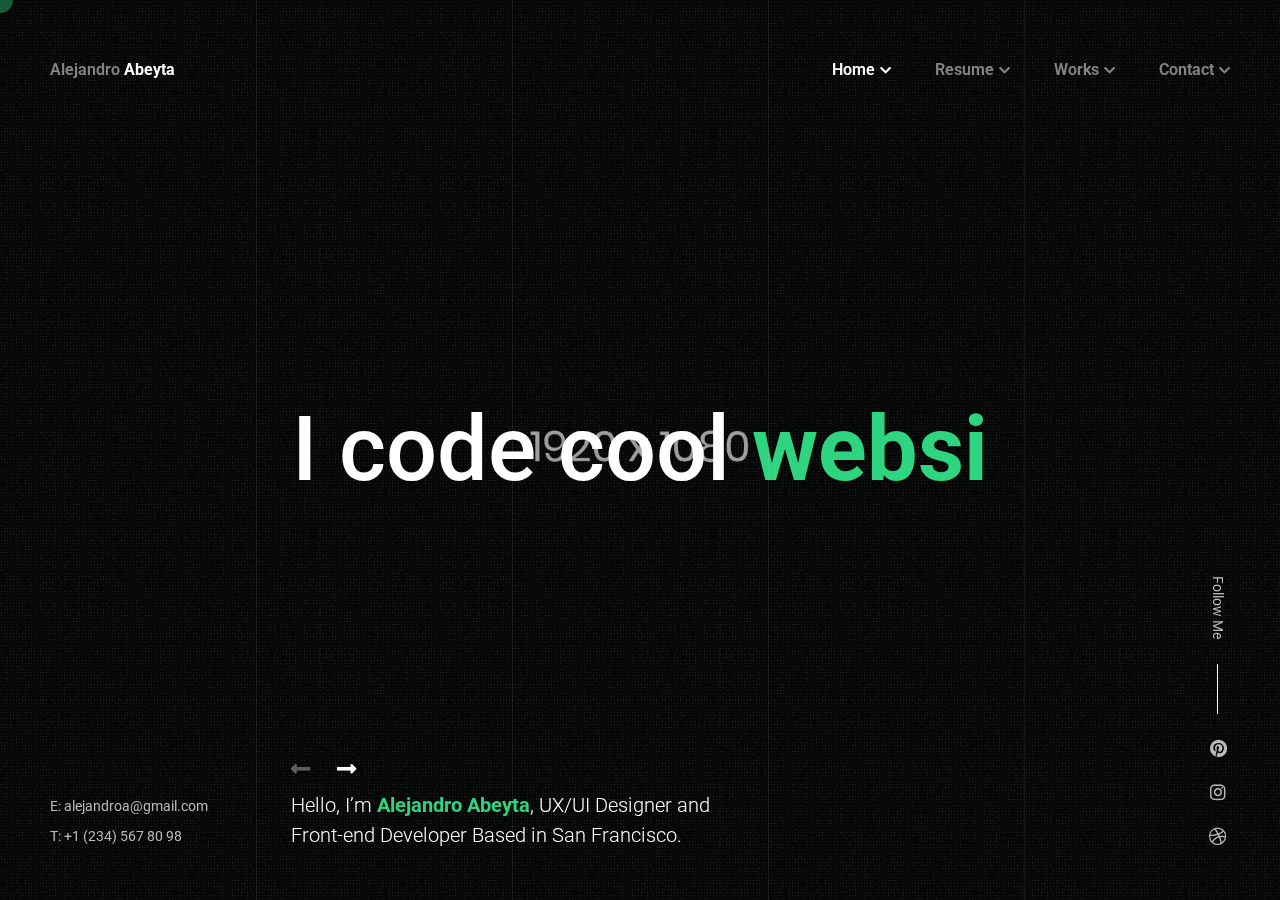
<file: index_slider.html>
<!doctype html>
<html lang="en-US">
<head>

	<!-- Meta -->
	<meta charset="UTF-8">
	<meta name="viewport" content="width=device-width, initial-scale=1, maximum-scale=1" />
	<meta name="description" content="CV & Resume Template" />
	<meta name="keywords" content="vcard, resposnive, resume, personal, card, cv, cvio, portfolio" />
	<meta name="author" content="beshleyua" />

	<!-- Title -->
	<title>Cvio - Resume/CV Template</title>

	<!-- Fonts -->
	<link href="https://fonts.googleapis.com/css?family=Roboto:100,100i,300,300i,400,400i,500,500i,700,700i,900,900i&display=swap&subset=cyrillic" rel="stylesheet">

	<!-- Styles -->
	<link rel="stylesheet" href="css/basic.css" />
	<link rel="stylesheet" href="css/layout.css" />
	<link rel="stylesheet" href="css/magnific-popup.css" />
	<link rel="stylesheet" href="css/animate.css" />
	<link rel="stylesheet" href="css/jarallax.css" />
	<link rel="stylesheet" href="css/swiper.css" />
	<link rel="stylesheet" href="css/fontawesome.css" />
	<link rel="stylesheet" href="css/brands.css" />
	<link rel="stylesheet" href="css/solid.css" />

	<!-- Theme Colors
	<link rel="stylesheet" href="css/theme-colors/blue.css" />
	<link rel="stylesheet" href="css/theme-colors/green.css" />
	<link rel="stylesheet" href="css/theme-colors/orange.css" />
	<link rel="stylesheet" href="css/theme-colors/brown.css" />
	<link rel="stylesheet" href="css/theme-colors/purple.css" />
	<link rel="stylesheet" href="css/theme-colors/red.css" />
	<link rel="stylesheet" href="css/theme-colors/beige.css" />
	<link rel="stylesheet" href="css/theme-colors/green_light.css" />
	<link rel="stylesheet" href="css/theme-colors/yellow.css" />
	<link rel="stylesheet" href="css/theme-colors/yellow_light.css" />
	-->
		
	<!--[if lt IE 9]>
	<script src="http://css3-mediaqueries-js.googlecode.com/svn/trunk/css3-mediaqueries.js"></script>
	<script src="http://html5shim.googlecode.com/svn/trunk/html5.js"></script>
	<![endif]-->

	<link rel="shortcut icon" href="images/favicons/favicon.ico">

</head>

<body class="home">

	<!-- Preloader -->
	<div class="preloader">
		<div class="centrize full-width">
			<div class="vertical-center">
				<div class="spinner">
					<div class="double-bounce1"></div>
					<div class="double-bounce2"></div>
				</div>
			</div>
		</div>
	</div>
	
	<!-- Container -->
	<div class="container">

		<!-- Cursor -->
		<div class="cursor-follower"></div>
	
		<!-- Header -->
		<header class="header">
			<div class="head-top">

				<!-- menu button -->
				<a href="#" class="menu-btn"><span></span></a>

				<!-- logo -->
				<div class="logo hover-masks-logo">
					<a href="#">
						<span class="mask-lnk">Alejandro <strong>Abeyta</strong></span>
						<span class="mask-lnk mask-lnk-hover">Download <strong>CV</strong></span>
					</a>
				</div>
				
				<!-- top menu -->						
				<div class="top-menu hover-masks">
					<div class="top-menu-nav">	
						<div class="menu-topmenu-container">
							<ul class="menu">
								<li class="menu-item menu-item-has-children current-menu-item">
									<a href="index.html">Home</a>
									<ul class="sub-menu">
										<li class="menu-item"><a href="index.html">Home Default</a></li>
										<li class="menu-item"><a href="index_creative.html">Home Creative</a></li>
										<li class="menu-item current-menu-item"><a href="index_slider.html">Home Slider</a></li>
										<li class="menu-item"><a href="index_personal.html">Home Personal</a></li>
										<li class="menu-item"><a href="index_onepage.html" target="blank">Home OnePage</a></li>
										<li class="menu-item"><a href="index_image.html">Home Image</a></li>
										<li class="menu-item"><a href="index_video.html">Home Video</a></li>
									</ul>
								</li>
								<li class="menu-item menu-item-has-children">
									<a href="resume.html">Resume</a>
									<ul class="sub-menu">
										<li class="menu-item"><a href="resume.html">Resume Default</a></li>
										<li class="menu-item"><a href="resume_image.html">Resume Image</a></li>
										<li class="menu-item"><a href="resume_creative.html">Resume Creative</a></li>
									</ul>
								</li>
								<li class="menu-item menu-item-has-children">
									<a href="works.html">Works</a>
									<ul class="sub-menu">
										<li class="menu-item"><a href="works.html">Works Default</a></li>
										<li class="menu-item"><a href="works_creative.html">Works Creative</a></li>
										<li class="menu-item"><a href="work_single.html">Work Single</a></li>
										<li class="menu-item"><a href="work_single_image.html">Work Single Image</a></li>
										<li class="menu-item"><a href="work_single_creative.html">Work Single Creative</a></li>
									</ul>
								</li>
								<li class="menu-item menu-item-has-children">
									<a href="contacts.html">Contact</a>
									<ul class="sub-menu">
										<li class="menu-item"><a href="contacts.html">Contact Default</a></li>
										<li class="menu-item"><a href="contacts_map.html">Contact Map</a></li>
										<li class="menu-item"><a href="contacts_image.html">Contact Image</a></li>
										<li class="menu-item"><a href="contacts_creative.html">Contact Creative</a></li>
									</ul>
								</li>
							</ul>
						</div>
					</div>
				</div>

			</div>
		</header>
		
		<!-- Wrapper -->
		<div class="wrapper">	

			<!-- Section Started -->
			<div class="section started" id="section-started">

				<!-- background -->
				<div class="video-bg">
					<div class="video-bg-mask"></div>
					<div class="video-bg-texture" id="grained_container"></div>

					<!-- slider -->
					<div class="started-carousel">
						<div class="swiper-container">
							<div class="swiper-wrapper">
								<div class="swiper-slide first">
									<div class="main-img" style="background-image: url(images/started_image.jpg);"></div>
								</div>
								<div class="swiper-slide">
									<div class="main-img" style="background-image: url(images/started_image2.jpg);"></div>
								</div>
								<div class="swiper-slide">
									<div class="main-img" style="background-image: url(images/started_image3.jpg);"></div>
								</div>
								<div class="swiper-slide">
									<div class="main-img" style="background-image: url(images/started_image4.jpg);"></div>
								</div>
							</div>
						</div>
					</div>

				</div>

				<!-- slider navigation -->
				<div class="swiper-nav">
					<a class="prev swiper-button-prev fas fa-long-arrow-alt-left"></a>
					<a class="next swiper-button-next fas fa-long-arrow-alt-right"></a>
				</div>

				<!-- started content -->
				<div class="centrize full-width">
					<div class="vertical-center">
						<div class="started-content">
							<h1 class="h-title">
								Hello, I’m <strong>Alejandro Abeyta</strong>, UX/UI Designer and <br />
								Front-end Developer Based in San Francisco.
							</h1>
							<div class="h-subtitle typing-subtitle">
								<p>I code cool <strong>websites</strong></p>
								<p>I develop <strong>mobile apps</strong></p>
								<p>I love <strong>wordpress</strong></p>
							</div>
							<span class="typed-subtitle"></span>
						</div>
					</div>
				</div>

			</div>

		</div>
		
		<!-- Footer -->
		<footer class="footer">
			<div class="copy">
				<p>E: alejandroa@gmail.com</p>
				<p>T: +1 (234) 567 80 98</p>
			</div>
			<div class="soc-box">
				<div class="follow-label">Follow Me</div>
				<div class="soc">
					<a target="_blank" href="https://www.pinterest.com/">
						<span class="icon fab fa-pinterest"></span>
					</a>
					<a target="_blank" href="https://www.instagram.com/">
						<span class="icon fab fa-instagram"></span>
					</a>
					<a target="_blank" href="https://dribbble.com/">
						<span class="icon fab fa-dribbble"></span>
					</a>
				</div>
			</div>
			<div class="clear"></div>
		</footer>

		<!-- Lines -->
		<div class="lines">
			<div class="line-col"></div>
			<div class="line-col"></div>
			<div class="line-col"></div>
			<div class="line-col"></div>
			<div class="line-col"></div>
		</div>
		
	</div>

	<!-- Scripts -->
	<script src="js/jquery.min.js"></script>
	<script src="js/jquery.validate.js"></script>
	<script src="js/magnific-popup.js"></script>
	<script src="js/simpleParallax.js"></script>
	<script src="js/typed.js"></script>
	<script src="js/jarallax.js"></script>
	<script src="js/jarallax-video.js"></script>
	<script src="js/jarallax-element.js"></script>
	<script src="js/imagesloaded.pkgd.js"></script>
	<script src="js/isotope.pkgd.js"></script>
	<script src="js/swiper.js"></script>
	<script src="js/grained.js"></script>
	<script src="js/scripts.js"></script>

</body>
</html>
</file>
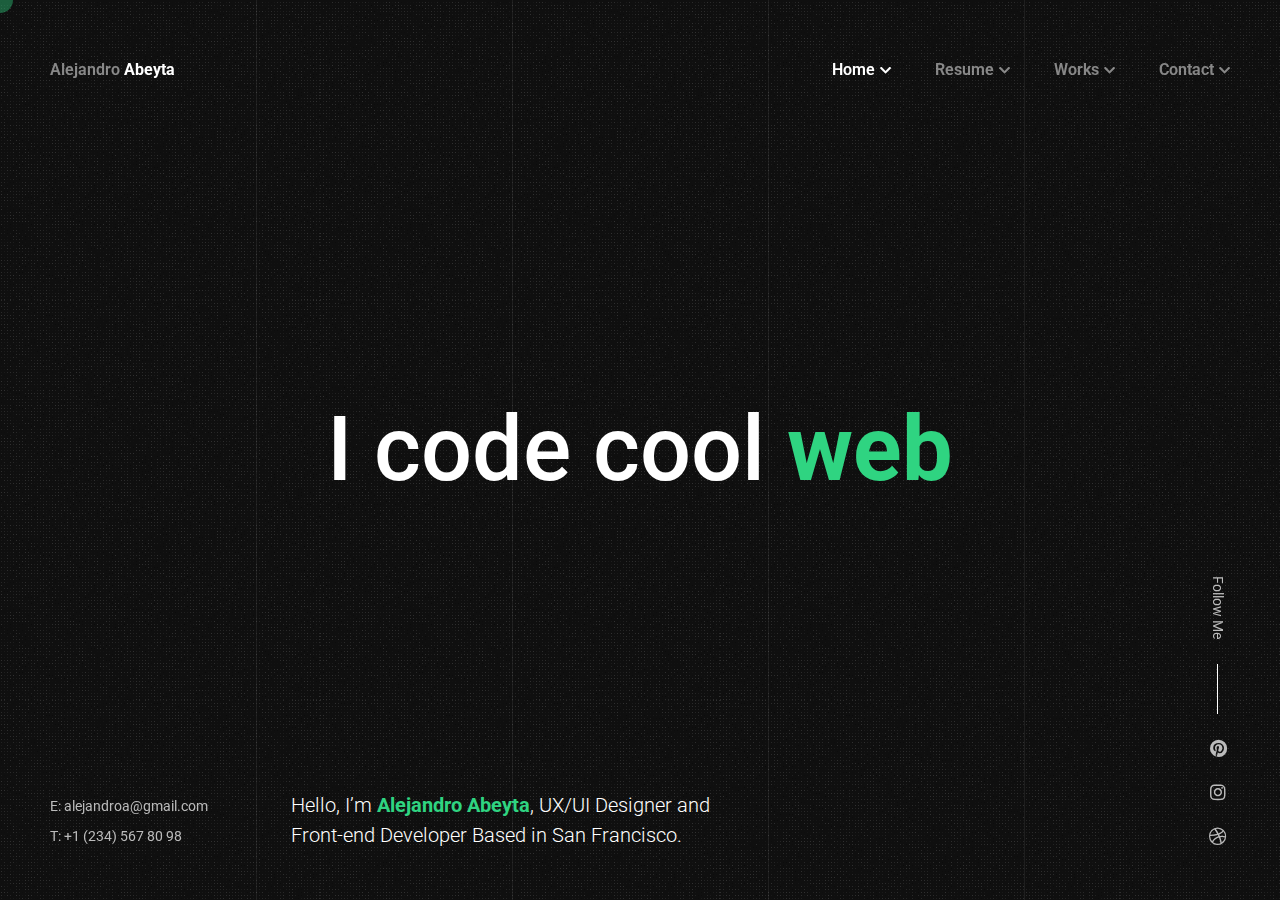
<file: index_video.html>
<!doctype html>
<html lang="en-US">
<head>

	<!-- Meta -->
	<meta charset="UTF-8">
	<meta name="viewport" content="width=device-width, initial-scale=1, maximum-scale=1" />
	<meta name="description" content="CV & Resume Template" />
	<meta name="keywords" content="vcard, resposnive, resume, personal, card, cv, cvio, portfolio" />
	<meta name="author" content="beshleyua" />

	<!-- Title -->
	<title>Cvio - Resume/CV Template</title>

	<!-- Fonts -->
	<link href="https://fonts.googleapis.com/css?family=Roboto:100,100i,300,300i,400,400i,500,500i,700,700i,900,900i&display=swap&subset=cyrillic" rel="stylesheet">

	<!-- Styles -->
	<link rel="stylesheet" href="css/basic.css" />
	<link rel="stylesheet" href="css/layout.css" />
	<link rel="stylesheet" href="css/magnific-popup.css" />
	<link rel="stylesheet" href="css/animate.css" />
	<link rel="stylesheet" href="css/jarallax.css" />
	<link rel="stylesheet" href="css/swiper.css" />
	<link rel="stylesheet" href="css/fontawesome.css" />
	<link rel="stylesheet" href="css/brands.css" />
	<link rel="stylesheet" href="css/solid.css" />

	<!-- Theme Colors
	<link rel="stylesheet" href="css/theme-colors/blue.css" />
	<link rel="stylesheet" href="css/theme-colors/green.css" />
	<link rel="stylesheet" href="css/theme-colors/orange.css" />
	<link rel="stylesheet" href="css/theme-colors/brown.css" />
	<link rel="stylesheet" href="css/theme-colors/purple.css" />
	<link rel="stylesheet" href="css/theme-colors/red.css" />
	<link rel="stylesheet" href="css/theme-colors/beige.css" />
	<link rel="stylesheet" href="css/theme-colors/green_light.css" />
	<link rel="stylesheet" href="css/theme-colors/yellow.css" />
	<link rel="stylesheet" href="css/theme-colors/yellow_light.css" />
	-->
		
	<!--[if lt IE 9]>
	<script src="http://css3-mediaqueries-js.googlecode.com/svn/trunk/css3-mediaqueries.js"></script>
	<script src="http://html5shim.googlecode.com/svn/trunk/html5.js"></script>
	<![endif]-->

	<link rel="shortcut icon" href="images/favicons/favicon.ico">

</head>

<body class="home">

	<!-- Preloader -->
	<div class="preloader">
		<div class="centrize full-width">
			<div class="vertical-center">
				<div class="spinner">
					<div class="double-bounce1"></div>
					<div class="double-bounce2"></div>
				</div>
			</div>
		</div>
	</div>
	
	<!-- Container -->
	<div class="container">

		<!-- Cursor -->
		<div class="cursor-follower"></div>
	
		<!-- Header -->
		<header class="header">
			<div class="head-top">

				<!-- menu button -->
				<a href="#" class="menu-btn"><span></span></a>

				<!-- logo -->
				<div class="logo hover-masks-logo">
					<a href="#">
						<span class="mask-lnk">Alejandro <strong>Abeyta</strong></span>
						<span class="mask-lnk mask-lnk-hover">Download <strong>CV</strong></span>
					</a>
				</div>
				
				<!-- top menu -->						
				<div class="top-menu hover-masks">
					<div class="top-menu-nav">	
						<div class="menu-topmenu-container">
							<ul class="menu">
								<li class="menu-item menu-item-has-children current-menu-item">
									<a href="index.html">Home</a>
									<ul class="sub-menu">
										<li class="menu-item"><a href="index.html">Home Default</a></li>
										<li class="menu-item"><a href="index_creative.html">Home Creative</a></li>
										<li class="menu-item"><a href="index_slider.html">Home Slider</a></li>
										<li class="menu-item"><a href="index_personal.html">Home Personal</a></li>
										<li class="menu-item"><a href="index_onepage.html" target="blank">Home OnePage</a></li>
										<li class="menu-item"><a href="index_image.html">Home Image</a></li>
										<li class="menu-item current-menu-item"><a href="index_video.html">Home Video</a></li>
									</ul>
								</li>
								<li class="menu-item menu-item-has-children">
									<a href="resume.html">Resume</a>
									<ul class="sub-menu">
										<li class="menu-item"><a href="resume.html">Resume Default</a></li>
										<li class="menu-item"><a href="resume_image.html">Resume Image</a></li>
										<li class="menu-item"><a href="resume_creative.html">Resume Creative</a></li>
									</ul>
								</li>
								<li class="menu-item menu-item-has-children">
									<a href="works.html">Works</a>
									<ul class="sub-menu">
										<li class="menu-item"><a href="works.html">Works Default</a></li>
										<li class="menu-item"><a href="works_creative.html">Works Creative</a></li>
										<li class="menu-item"><a href="work_single.html">Work Single</a></li>
										<li class="menu-item"><a href="work_single_image.html">Work Single Image</a></li>
										<li class="menu-item"><a href="work_single_creative.html">Work Single Creative</a></li>
									</ul>
								</li>
								<li class="menu-item menu-item-has-children">
									<a href="contacts.html">Contact</a>
									<ul class="sub-menu">
										<li class="menu-item"><a href="contacts.html">Contact Default</a></li>
										<li class="menu-item"><a href="contacts_map.html">Contact Map</a></li>
										<li class="menu-item"><a href="contacts_image.html">Contact Image</a></li>
										<li class="menu-item"><a href="contacts_creative.html">Contact Creative</a></li>
									</ul>
								</li>
							</ul>
						</div>
					</div>
				</div>

			</div>
		</header>
		
		<!-- Wrapper -->
		<div class="wrapper">	

			<!-- Section Started -->
			<div class="section started" id="section-started">

				<!-- background -->
				<div id="started-video-bg" class="video-bg media-bg jarallax-video video-mobile-bg" data-jarallax-video="https://youtu.be/S4L8T2kFFck" data-mobile-preview="images/started_image_p.jpg" data-volume="100">
					<div class="video-bg-mask"></div>
					<div class="video-bg-texture" id="grained_container"></div>
				</div>

				<!-- started content -->
				<div class="centrize full-width">
					<div class="vertical-center">
						<div class="started-content">
							<h1 class="h-title">
								Hello, I’m <strong>Alejandro Abeyta</strong>, UX/UI Designer and <br />
								Front-end Developer Based in San Francisco.
							</h1>
							<div class="h-subtitle typing-subtitle">
								<p>I code cool <strong>websites</strong></p>
								<p>I develop <strong>mobile apps</strong></p>
								<p>I love <strong>wordpress</strong></p>
							</div>
							<span class="typed-subtitle"></span>
						</div>
					</div>
				</div>

			</div>

		</div>
		
		<!-- Footer -->
		<footer class="footer">
			<div class="copy">
				<p>E: alejandroa@gmail.com</p>
				<p>T: +1 (234) 567 80 98</p>
			</div>
			<div class="soc-box">
				<div class="follow-label">Follow Me</div>
				<div class="soc">
					<a target="_blank" href="https://www.pinterest.com/">
						<span class="icon fab fa-pinterest"></span>
					</a>
					<a target="_blank" href="https://www.instagram.com/">
						<span class="icon fab fa-instagram"></span>
					</a>
					<a target="_blank" href="https://dribbble.com/">
						<span class="icon fab fa-dribbble"></span>
					</a>
				</div>
			</div>
			<div class="clear"></div>
		</footer>

		<!-- Lines -->
		<div class="lines">
			<div class="line-col"></div>
			<div class="line-col"></div>
			<div class="line-col"></div>
			<div class="line-col"></div>
			<div class="line-col"></div>
		</div>
		
	</div>

	<!-- Scripts -->
	<script src="js/jquery.min.js"></script>
	<script src="js/jquery.validate.js"></script>
	<script src="js/magnific-popup.js"></script>
	<script src="js/simpleParallax.js"></script>
	<script src="js/typed.js"></script>
	<script src="js/jarallax.js"></script>
	<script src="js/jarallax-video.js"></script>
	<script src="js/jarallax-element.js"></script>
	<script src="js/imagesloaded.pkgd.js"></script>
	<script src="js/isotope.pkgd.js"></script>
	<script src="js/swiper.js"></script>
	<script src="js/grained.js"></script>
	<script src="js/scripts.js"></script>

</body>
</html>
</file>
<file: doc/assets/style.css>
* {
  margin: 0;
  padding: 0;
  border: none;
}
html {
  font-size: 10px;
}
@media screen and (max-width: 768px) {
  html {
    font-size: 8px;
  }
}
@media screen and (max-width: 680px) {
  html {
    font-size: 7px;
  }
}
@media screen and (max-width: 480px) {
  html {
    font-size: 6px;
  }
}
body {
  font-family: arial;
  font-size: 1.4rem;
}
a {
  text-decoration: none;
}
.dt-list {
  line-height: 2.5rem;
  list-style-position: inside;
}
.dt-list_nested {
  margin-left: 1rem;
}
p {
  margin-bottom: 2rem;
  line-height: 2.5rem;
}
p:last-child {
  margin-bottom: 0;
}
.dt-label_bold {
  font-weight: bold;
}
.dt-title {
  font-size: 2.8rem;
  font-weight: 300;
  margin-bottom: 2rem;
}
.dt-title_middle {
  font-size: 2.2rem;
  margin-bottom: 1.5rem;
}
.dt-title_small {
  font-size: 2rem;
  margin-bottom: 1.5rem;
}
.dt-title_little {
  font-size: 1.8rem;
  margin-bottom: 1rem;
}
.dt-title_border-bottom {
  border-bottom: 2px solid;
  padding-bottom: 1rem;
}
.dt-header {
  width: 100vw;
  height: 10vh;
  box-sizing: border-box;
  line-height: 7vh;
  padding: 1.5vh  2rem;
  display: flex;
  align-items: center;
}
.dt-header_fixed {
  position: fixed;
  top: 0;
  z-index: 2;
}
@media screen and (max-width: 480px) {
  .dt-header {
    line-height: 3.33333333vh;
  }
}
.dt-container {
  height: 90vh;
}
.dt-container_fixed-width {
  width: 1300px;
  margin: 0 auto;
}
.dt-container_flex {
  display: flex;
  overflow: hidden;
}
.dt-content {
  padding: 50px 20px;
  box-sizing: border-box;
  width: 80vw;
}
.dt-content_scroll-bar-yes {
  overflow-y: scroll;
}
.dt-content__main-title {
  margin-bottom: 2.5rem;
}
.dt-section {
  margin-bottom: 4rem;
}
.dt-section:last-child {
  margin-bottom: 0;
}
.dt-info-block {
  margin-bottom: 3rem;
}
.dt-info-block:last-child {
  margin-bottom: 0;
}
.code-example {
  margin-bottom: 3rem;
}
.code-example:last-child {
  margin-bottom: 0;
}
.dt-live-example {
  padding-top: 4rem;
  padding-bottom: 4rem;
}
.dt-live-example_black {
  background-color: #000;
}
@media screen and (max-height: 480px) {
  .dt-content {
    width: 70vw;
  }
}
.dt-navbar {
  overflow-y: scroll;
  overflow-x: hidden;
  box-sizing: border-box;
  width: 20vw;
  height: 100%;
}
.dt-navbar__section {
  padding-top: 1rem;
}
.dt-navbar__section:last-child {
  padding-bottom: 0;
}
.dt-navbar__title {
  padding: 0 2rem;
}
.dt-navbar__link {
  display: block;
  font-size: 1.3rem;
  width: 20vw;
  padding: 1rem 2rem;
  box-sizing: border-box;
  transition: background-color, color 0.4s ease-out 0s;
}
.dt-navbar__link_nested {
  padding: .8rem 3.5rem;
}
@media screen and (max-height: 480px) {
  .dt-navbar,
  .dt-navbar__link {
    width: 30vw;
  }
}
.dt-logo {
  font-weight: 300;
  font-size: 1.8rem;
}
.dt-logo_center {
  text-align: center;
}
.code-example {
  border: 1px solid #eaeaea;
  margin-right: 2px;
  margin-left: 2px;
  padding: 0 5px;
}
pre,
code {
  font-family: Consolas, Liberation Mono, Courier, monospace;
  color: #333;
  background: #f8f8f8;
  border-radius: 3px;
  word-wrap: normal;
}
pre {
  border: 1px solid #ccc;
  word-wrap: normal;
  line-height: 20px;
  text-align: left;
  padding: 6px 10px;
}
pre .code-example {
  padding: 0;
  margin: 0;
  border: 0;
  border-radius: 0;
}
pre,
pre .code-example {
  font-size: 11px;
}
pre .comment {
  color: #999988;
}
pre .support {
  color: #0086b3;
}
pre .tag,
pre .tag-name {
  color: #000080;
}
pre .keyword,
pre .css-property,
pre .vendor-prefix,
pre .sass,
pre .class,
pre .id,
pre .css-value,
pre .entity.function,
pre .storage.function {
  font-weight: 700;
}
pre .css-property,
pre .css-value,
pre .vendor-prefix,
pre .support.namespace {
  color: #333333;
}
pre .constant.numeric,
pre .keyword.unit,
pre .hex-color {
  font-weight: 400;
  color: #009999;
}
pre .entity.class {
  color: #445588;
}
pre .entity.id,
pre .entity.function {
  color: #990000;
}
pre .attribute,
pre .variable {
  color: #008080;
}
pre .string,
pre .support.value {
  font-weight: 400;
  color: #dd1144;
}
pre .regexp {
  color: #009926;
}
.notice {
  box-sizing: border-box;
  padding: 1rem 1.5rem;
  color: #fff;
}
.notice__label {
  font-weight: bold;
}
.notice_success {
  background-color: #4CAF50;
}
a {
  color: #2196F3;
}
a:hover {
  color: #1976D2;
}
.dt-header {
  background-color: #304fff;
  color: #fff;
}
/*
 *dt-navbar
 */
.dt-navbar {
  background-color: #304fff;
}
.dt-navbar__title {
  color: #fff;
}
.dt-navbar__link {
  color: #fff;
  border-bottom-color: #fff;
}
.dt-navbar__link:hover,
.dt-navbar__link_active {
  background-color: rgba(0,0,0,0.2);
  color: #fff;
}
.dt-title_border-bottom {
  border-color: #eee;
}
</file>
<file: doc/assets/table.css>
/*
 *table
 */
table {
  width: 100%;
  border-collapse: collapse;
}
td,
th {
  padding: 1.5rem .5rem;
  text-align: left;
}
tr {
  color: #000;
}
tr:hover {
  background-color: rgba(221, 221, 221, 0.25);
}
th {
  border-bottom: 1px solid #36bae2;
  color: #000;
}
</file>
<file: css/basic.css>
/**
*	Cvio - Resume/CV Template (HTML)
*	Version: 1.1
*	Author: beshleyua
*	Author URL: http://themeforest.net/user/beshleyua
*	Copyright © Cvio by beshleyua. All Rights Reserved.
**/

/* TABLE OF CONTENTS
	- Basic
	- Preloader
	- Container
	- Columns
	- Typography
	- Links
	- Buttons
	- Forms
	- Lists
	- Code
	- Tables
	- Alignment
	- Text Formating
	- Blockquote
	- Animations
*/

/* - Basic */
html {
	margin-right: 0 !important;
}

body {
	margin: 0;
	padding: 0;
	border: none;
	font-family: "Roboto";
	font-size: 16px;
	line-height: 1.5;
	color: #bbb;
	background: #101010;
	letter-spacing: 0;
	font-weight: 400;
	-webkit-font-smoothing: antialiased;
	-moz-osx-font-smoothing: grayscale;
	text-rendering: optimizeLegibility;
}

body.scroll_hidden {
	overflow: hidden;
	height: 100vh;
}

* {
	box-sizing: border-box;
	-webkit-box-sizing: border-box;
}

.clear {
	clear: both;
}

.cursor-follower {
	margin: -13px 0 0 -13px;
	position: absolute;
	background: #2fd481;
	width: 26px;
	height: 26px;
	-webkit-transition: transform 1s cubic-bezier(0.02, 1.2, 0.8, 1), opacity 0.25s ease;
	transition: transform 1s cubic-bezier(0.02, 1.2, 0.8, 1), opacity 0.25s ease;
	opacity: 0.4;
	z-index: 1111;
	pointer-events: none;
	border-radius: 50%;
	-moz-border-radius: 50%;
	-webkit-border-radius: 50%;
	-khtml-border-radius: 50%;
}

.cursor-follower.hide {
	opacity: 0 !important;
}

@media (max-width: 1199px) {
	.cursor-follower {
		display: none;
	}
}
/* - Preloader */
.preloader {
	position: fixed;
	top: 0;
	left: 0;
	right: 0;
	bottom: 0;
	text-align: center;
	z-index: 11111;
}
.preloader .spinner {
	position: absolute;
	left: 50%;
	top: 0;
	width: 1px;
	height: 100%;
}
.preloader .spinner .double-bounce1, .preloader .spinner .double-bounce2 {
	position: absolute;
	top: 0;
	left: 0;
	width: 100%;
	height: 100%;
}
.preloader .spinner .double-bounce2 {
	background: rgba(255, 255, 255, 0.5);
	height: 0;
	-webkit-animation: loading 2.0s infinite ease-in-out;
	animation: loading 2.0s infinite ease-in-out;
}

/* - Container */
.container {
	position: relative;
	margin: 0;
	overflow: hidden;
}

.container:before {
	pointer-events: none;
	z-index: 12;
}

.lines {
	position: fixed;
	top: 0;
	left: 0;
	width: 100%;
	height: 100vh;
	font-size: 0;
	pointer-events: none;
	z-index: 1111;
}
.lines.no-lines .line-col:before {
	opacity: 0;
}

.lines .line-col {
	position: relative;
	display: inline-block;
	vertical-align: top;
	width: 20%;
	height: 100vh;
}

.lines .line-col:first-child:before {
	background: transparent;
}

.lines .line-col:first-child:after {
	left: auto;
	right: 0;
	width: 1000%;
}

.lines .line-col:first-child .line {
	display: none;
}

.lines .line-col:last-child:after {
	left: 0;
	right: auto;
	width: 1000%;
}

.lines .line-col:nth-child(1):before {
	-o-transition-delay: 2.9s;
	-webkit-transition-delay: 2.9s;
	transition-delay: 2.9s;
}

.lines .line-col:nth-child(1):after {
	top: 0;
	bottom: auto;
	-webkit-transition-delay: 0.9s;
	-o-transition-delay: 0.9s;
	transition-delay: 0.9s;
}

.lines .line-col:nth-child(2):before {
	-o-transition-delay: 2.7s;
	-webkit-transition-delay: 2.7s;
	transition-delay: 2.7s;
}

.lines .line-col:nth-child(2):after {
	top: auto;
	bottom: 0;
	-webkit-transition-delay: 0.7s;
	-o-transition-delay: 0.7s;
	transition-delay: 0.7s;
}

.lines .line-col:nth-child(3):before {
	-o-transition-delay: 2.2s;
	-webkit-transition-delay: 2.2s;
	transition-delay: 2.2s;
}

.lines .line-col:nth-child(3):after {
	top: 0;
	bottom: auto;
	-webkit-transition-delay: 0.2s;
	-o-transition-delay: 0.2s;
	transition-delay: 0.2s;
}

.lines .line-col:nth-child(4):before {
	-o-transition-delay: 2.5s;
	-webkit-transition-delay: 2.5s;
	transition-delay: 2.5s;
}

.lines .line-col:nth-child(4):after {
	top: auto;
	bottom: 0;
	-webkit-transition-delay: 0.5s;
	-o-transition-delay: 0.5s;
	transition-delay: 0.5s;
}

.lines .line-col:nth-child(5):before {
	-o-transition-delay: 3s;
	-webkit-transition-delay: 3s;
	transition-delay: 3s;
}

.lines .line-col:nth-child(5):after {
	top: 0;
	bottom: auto;
	-webkit-transition-delay: 1s;
	-o-transition-delay: 1s;
	transition-delay: 1s;
}

.lines .line-col:before {
	content: '';
	position: absolute;
	left: 0;
	top: 0;
	width: 1px;
	height: 0%;
	background: rgba(255, 255, 255, 0.07);
	transition: height 1s cubic-bezier(0.165, 0.85, 0.45, 1) 0s;
	-moz-transition: height 1s cubic-bezier(0.165, 0.85, 0.45, 1) 0s;
	-webkit-transition: height 1s cubic-bezier(0.165, 0.85, 0.45, 1) 0s;
	-o-transition: height 1s cubic-bezier(0.165, 0.85, 0.45, 1) 0s;
}

.lines .line-col:after {
	content: '';
	position: absolute;
	left: 0;
	top: 0;
	width: 100%;
	height: 100%;
	background: #1E1E1E;
	z-index: 12;
	transition: height 1s cubic-bezier(0.165, 0.85, 0.45, 1) 0s;
	-moz-transition: height 1s cubic-bezier(0.165, 0.85, 0.45, 1) 0s;
	-webkit-transition: height 1s cubic-bezier(0.165, 0.85, 0.45, 1) 0s;
	-o-transition: height 1s cubic-bezier(0.165, 0.85, 0.45, 1) 0s;
}

.lines.finish .line-col:before {
	height: 100%;
}

.lines.finish .line-col:after {
	height: 0%;
}

.lines.ready {
	z-index: 11;
}

.wrapper {
	position: relative;
}

.breadcrumbs {
	margin: 0;
}

.lines-off .lines .line-col:before {
	display: none;
}

.lines-on .lines .line-col:before {
	display: block;
}

@media (max-width: 1199px) {
	.lines .line-col {
		width: 33.333%;
	}

	.lines .line-col:nth-child(4),
	.lines .line-col:nth-child(5) {
		display: none;
	}
}
@media (max-width: 720px) {
	.lines .line-col {
		width: 50%;
	}

	.lines .line-col:nth-child(3),
	.lines .line-col:nth-child(4),
	.lines .line-col:nth-child(5) {
		display: none;
	}
}
/* - Columns */
.cols {
	position: relative;
}

.cols .col.col-sm {
	float: left;
	width: 25%;
}

@media (max-width: 720px) {
	.cols .col.col-sm {
		width: 100%;
	}
}
.cols .col.col-lg {
	float: left;
	width: 75%;
}

@media (max-width: 720px) {
	.cols .col.col-lg {
		width: 100%;
	}
}
.cols .col.col-md {
	float: left;
	width: 50%;
}

@media (max-width: 720px) {
	.cols .col.col-md {
		width: 100%;
	}
}
.cols:after {
	content: '';
	display: block;
	clear: both;
}

/* - Typography */
h1,
h2,
h3,
h4,
h5,
h6 {
	font-weight: 700;
	font-family: "Roboto";
	margin: 0;
	margin-top: 30px;
	margin-bottom: 30px;
	color: #141414;
}

h1 {
	font-size: 34px;
}

h2 {
	font-size: 30px;
}

h3 {
	font-size: 26px;
}

h4 {
	font-size: 22px;
}

h5 {
	font-size: 18px;
}

h6 {
	font-size: 14px;
}

p {
	font-size: 16px;
	padding: 0;
	margin: 30px 0;
}

strong {
	font-weight: 700;
}

@media screen and (max-width: 720px) {
	h1 {
		font-size: 24px;
	}

	h2 {
		font-size: 20px;
	}

	h3 {
		font-size: 18px;
	}

	h4 {
		font-size: 16px;
	}

	h5 {
		font-size: 14px;
	}

	h6 {
		font-size: 13px;
	}

	p {
		margin: 20px 0;
	}
}
/* - Links */
a {
	color: #eee;
	text-decoration: underline;
	outline: none;
}

a:hover {
	text-decoration: none;
	color: #2fd481;
}

/* Animate Button Hover */
.ink {
	display: block;
	position: absolute;
	background: #2fd481;
	transform: scale(0);
	-webkit-transform: scale(0);
	-moz-transform: scale(0);
	-o-transform: scale(0);
	transition: transform 2s cubic-bezier(0.165, 0.85, 0.45, 1) 0s;
	-moz-transition: transform 2s cubic-bezier(0.165, 0.85, 0.45, 1) 0s;
	-webkit-transition: transform 2s cubic-bezier(0.165, 0.85, 0.45, 1) 0s;
	-o-transition: transform 2s cubic-bezier(0.165, 0.85, 0.45, 1) 0s;
	border-radius: 100%;
	-moz-border-radius: 100%;
	-webkit-border-radius: 100%;
	-khtml-border-radius: 100%;
}

.ink.ink-animate {
	transform: scale(3);
	-webkit-transform: scale(3);
	-moz-transform: scale(3);
	-o-transform: scale(3);
}

.hover-animated .circle {
	position: absolute;
	width: 100%;
	height: 100%;
	display: block;
}

/* - Buttons */
.bts-center {
	text-align: center;
}

.bts-list {
	font-size: 0px;
}

.bts-list .btn {
	margin-right: 20px;
	margin-top: 20px;
}

.bts-list .btn:last-child {
	margin-right: 0px;
}

a.btn,
.btn, .single-post-text input[type="submit"] {
	margin-bottom: 10px;
	position: relative;
	overflow: hidden;
	display: inline-block;
	vertical-align: middle;
	height: 44px;
	line-height: 40px;
	text-align: center;
	font-size: 16px;
	color: #2fd481;
	font-weight: 500;
	text-decoration: none;
	background: none;
	border: 2px solid #2fd481;
	cursor: pointer;
	transition: 1s all cubic-bezier(0.165, 0.85, 0.45, 1) 0s;
	-moz-transition: 1s all cubic-bezier(0.165, 0.85, 0.45, 1) 0s;
	-webkit-transition: 1s all cubic-bezier(0.165, 0.85, 0.45, 1) 0s;
	-o-transition: 1s all cubic-bezier(0.165, 0.85, 0.45, 1) 0s;
}

a.btn .lnk,
.btn .lnk {
	padding: 0 30px;
	position: relative;
	display: block;
	z-index: 2;
	pointer-events: none;
}

a.btn:hover,
.btn:hover {
	color: #101010;
}

@media screen and (max-width: 720px) {
	a.btn, .btn, .single-post-text input[type="submit"] {
		font-size: 14px;
	}
}
/* - Forms */
form.post-password-form {
	max-width: 400px;
	margin: 0 auto;
	text-align: center;
}

input,
textarea,
button {
	display: block;
	font-family: "Roboto";
	font-size: 16px;
	height: 50px;
	width: 100%;
	color: #eee;
	margin-bottom: 30px;
	padding: 0;
	background: none !important;
	border: none;
	border-bottom: 1px solid rgba(255, 255, 255, 0.07);
	resize: none;
	outline: 0;
	border-radius: 0%;
	-moz-border-radius: 0%;
	-webkit-border-radius: 0%;
	-khtml-border-radius: 0%;
	transition: all 0.3s ease 0s;
	-moz-transition: all 0.3s ease 0s;
	-webkit-transition: all 0.3s ease 0s;
	-o-transition: all 0.3s ease 0s;
}

input:focus,
textarea:focus,
button:focus {
	color: #eee;
	border-bottom: 1px solid #eee;
}

textarea {
	height: 120px;
	padding: 0;
	padding-top: 15px;
}

button {
	width: auto;
	display: inline-block;
	vertical-align: top;
	text-align: left;
	border-bottom: 1px solid #eee;
	cursor: pointer;
	color: #eee;
}

button:hover {
	border-bottom: 1px solid #2fd481;
}

label,
legend {
	display: block;
	padding-bottom: 10px;
	font-family: "Roboto";
	font-size: 13px;
}

fieldset {
	border-width: 0;
	padding: 0;
}

input[type="checkbox"],
input[type="radio"] {
	display: inline;
}

::-webkit-input-placeholder {
	color: #999999;
}

:-moz-placeholder {
	color: #999999;
}

::-moz-placeholder {
	color: #999999;
}

:-ms-input-placeholder {
	color: #999999;
}

input:focus::-webkit-input-placeholder,
textarea:focus::-webkit-input-placeholder {
	color: #eee;
}

input:focus:-moz-placeholder,
textarea:focus:-moz-placeholder {
	color: #eee;
}

input:focus::-moz-placeholder,
textarea:focus::-moz-placeholder {
	color: #eee;
}

input:focus:-ms-input-placeholder,
textarea:focus:-ms-input-placeholder {
	color: #eee;
}

input.error,
textarea.error,
input.wpcf7-not-valid,
textarea.wpcf7-not-valid {
	border-bottom: 1px solid red !important;
}

label.error,
.wpcf7-not-valid-tip {
	display: none !important;
}

input.error::-moz-placeholder,
textarea.error::-moz-placeholder,
input.wpcf7-not-valid::-moz-placeholder,
textarea.wpcf7-not-valid::-moz-placeholder {
	color: red;
}

input.error:-moz-placeholder,
textarea.error:-moz-placeholder,
input.wpcf7-not-valid:-moz-placeholder,
textarea.wpcf7-not-valid:-moz-placeholder {
	color: red;
}

input.error:-ms-input-placeholder,
textarea.error:-ms-input-placeholder,
input.wpcf7-not-valid:-ms-input-placeholder,
textarea.wpcf7-not-valid:-ms-input-placeholder {
	color: red;
}

input.error::-webkit-input-placeholder,
textarea.error::-webkit-input-placeholder,
input.wpcf7-not-valid::-webkit-input-placeholder,
textarea.wpcf7-not-valid::-webkit-input-placeholder {
	color: red;
}

div.wpcf7-response-output {
	margin: 0;
}

input[type="checkbox"],
input[type="radio"] {
	display: inline;
}

input[type="checkbox"], input[type="radio"] {
	width: auto;
	height: auto;
	margin-bottom: 10px;
	margin-right: 0;
	margin-left: 0;
}

input[type="checkbox"] {
	-webkit-appearance: checkbox;
}

input[type="radio"] {
	-webkit-appearance: radio;
}

input[type="text"],
input[type="email"],
input[type="tel"],
input[type="password"],
input[type="submit"],
textarea,
button {
	-webkit-appearance: none;
	-moz-appearance: none;
	appearance: none;
}

input[type="file"] {
	margin-bottom: 10px;
	border: none;
	height: auto;
}

select {
	margin-bottom: 10px;
	width: 100%;
	height: 30px;
}

span.wpcf7-list-item {
	display: inline-block;
	margin: 0 1em 0 0;
}

/* - Lists */
ul {
	list-style: disc;
	margin-top: 30px;
	margin-bottom: 30px;
	padding-left: 0px;
	list-style-position: inside;
}

ol {
	list-style: decimal;
	margin-top: 30px;
	margin-bottom: 30px;
	padding-left: 0px;
	list-style-position: inside;
}

ul ul, ol ol, ul ol, ol ul {
	margin-top: 15px;
	margin-bottom: 15px;
	margin-left: 15px;
}

/* - Code */
code {
	font-family: "Roboto";
	padding: 0 4px;
	font-style: italic;
	color: #999;
	text-decoration: none;
	display: inline-block;
	vertical-align: middle;
	overflow: auto;
	max-width: 100%;
	white-space: nowrap;
}

pre {
	background: #f6f6f6;
	font-family: "Roboto";
	margin: 30px 0;
	padding: 30px;
	max-width: 100%;
	overflow: auto;
	white-space: pre;
}

mark, ins {
	background: #eee;
	text-decoration: none;
}

/* - Tables */
table {
	width: 100%;
	margin: 30px 0;
	padding: 0;
	border-collapse: collapse;
	background: #fcfcfc;
}

table caption {
	padding: 6px 0;
	background: #f6f6f6;
	font-size: 12px;
}

th {
	color: #999;
	padding: 10px 20px;
	font-size: 12px;
	font-weight: 700;
	text-align: left;
	border: 4px solid #FFF;
	text-transform: uppercase;
}

th a {
	color: #999;
}

td {
	border: 4px solid #FFF;
	padding: 10px 20px;
	color: #363636;
	font-size: 13px;
	background: #f6f6f6;
}

td.pad {
	background: none;
}

dt {
	margin-bottom: 5px;
	font-size: 15px;
	font-weight: 700;
}

dd {
	margin-top: 0;
	margin-bottom: 30px;
	margin-left: 30px;
}

/* - Alignment */
.align-center {
	text-align: center !important;
}

.align-right {
	text-align: right !important;
}

.align-left {
	text-align: left !important;
}

.pull-right {
	float: right !important;
}

.pull-left {
	float: left !important;
}

.pull-none {
	float: none !important;
}

.alignright {
	margin-left: 20px !important;
	float: right !important;
	max-width: 50% !important;
}

.alignleft {
	margin-right: 20px !important;
	float: left !important;
	max-width: 50% !important;
}

.aligncenter {
	margin-left: auto !important;
	margin-right: auto !important;
	display: block !important;
}

.full-width {
	max-width: 100% !important;
	width: 100% !important;
}

.full-max-width {
	max-width: 100% !important;
	width: auto !important;
}

.centrize {
	display: table !important;
	table-layout: fixed !important;
	height: 100% !important;
	position: relative !important;
	top: 0;
	left: 0;
	z-index: 2;
}

.vertical-center {
	display: table-cell !important;
	vertical-align: middle !important;
}

/* - Text Formating */
.text-uppercase {
	text-transform: uppercase !important;
}

.text-lowercase {
	text-transform: lowercase !important;
}

.text-capitalize {
	text-transform: capitalize !important;
}

.text-regular {
	font-weight: 400 !important;
}

.text-bold {
	font-weight: 700 !important;
}

.text-italic {
	font-style: italic !important;
}

/* - Blockquote */
blockquote {
	font-family: "Roboto";
}

/* - Animations */
/* preloader */
@-webkit-keyframes loading {
	0% {
		height: 0;
		top: 0;
		bottom: auto;
	}
	50% {
		height: 100%;
		top: 0;
		bottom: auto;
	}
	51% {
		height: 100%;
		top: 0;
		bottom: auto;
	}
	52% {
		height: 100%;
		top: auto;
		bottom: 0;
	}
	100% {
		height: 0;
		top: auto;
		bottom: 0;
	}
}
@keyframes loading {
	0% {
		height: 0;
		top: 0;
		bottom: auto;
	}
	50% {
		height: 100%;
		top: 0;
		bottom: auto;
	}
	51% {
		height: 100%;
		top: 0;
		bottom: auto;
	}
	52% {
		height: 100%;
		top: auto;
		bottom: 0;
	}
	100% {
		height: 0;
		top: auto;
		bottom: 0;
	}
}
/* Mouse Button Animations */
@keyframes mouse-anim {
	0% {
		top: 0px;
	}
	50% {
		top: 10px;
	}
	100% {
		top: 0px;
	}
}
</file>
<file: css/layout.css>
/**
*	Cvio - Resume/CV Template (HTML)
*	Version: 1.1
*	Author: beshleyua
*	Author URL: http://themeforest.net/user/beshleyua
*	Copyright © Cvio by beshleyua. All Rights Reserved.
**/

/* TABLE OF CONTENTS
	- Header
	- Section
	- Started
	- About
	- Resume
	- Skills
	- Service
	- Portfolio
	- Box Items
	- Contacts
	- Blog
	- Footer
	- Popups
*/

/* - Header */
.header {
	padding: 50px;
	position: fixed;
	left: 0;
	top: 0;
	width: 100%;
	z-index: 100;
	transition: all 0.7s cubic-bezier(0.165, 0.85, 0.45, 1);
	-moz-transition: all 0.7s cubic-bezier(0.165, 0.85, 0.45, 1);
	-webkit-transition: all 0.7s cubic-bezier(0.165, 0.85, 0.45, 1);
	-o-transition: all 0.7s cubic-bezier(0.165, 0.85, 0.45, 1);
}

.header.fixed {
	padding-top: 30px;
	padding-bottom: 30px;
	top: 0;
	background: #101010;
}

.header:after {
	content: '';
	position: relative;
	display: block;
	clear: both;
}

.header .head-top {
	position: relative;
}

.header .menu-btn {
	position: relative;
	margin: 0 auto;
	width: 30px;
	height: 20px;
}

.header .menu-btn:before, .header .menu-btn:after {
	content: '';
	position: absolute;
	top: 0;
	left: 0;
	width: 100%;
	height: 2px;
	background: #FFF;
	transition: all 0.3s ease 0s;
	-moz-transition: all 0.3s ease 0s;
	-webkit-transition: all 0.3s ease 0s;
	-o-transition: all 0.3s ease 0s;
}

.header .menu-btn:after {
	top: auto;
	bottom: 0;
}

.header .menu-btn span {
	position: absolute;
	top: 50%;
	left: 0;
	width: 100%;
	height: 2px;
	background: #FFF;
	margin-top: -1px;
	transition: all 0.3s ease 0s;
	-moz-transition: all 0.3s ease 0s;
	-webkit-transition: all 0.3s ease 0s;
	-o-transition: all 0.3s ease 0s;
}

.header .logo {
	position: absolute;
	overflow: hidden;
	top: 50%;
	width: 150px;
	font-size: 16px;
	line-height: 2.5;
	font-weight: 600;
	color: rgba(255, 255, 255, 0.5);
	white-space: nowrap;
	transform: translateY(-50%);
	-webkit-transform: translateY(-50%);
	-moz-transform: translateY(-50%);
	-o-transform: translateY(-50%);
}

.header .logo img {
	max-width: 100%;
	width: auto;
	height: auto;
	display: block;
}

.header .logo a {
	color: rgba(255, 255, 255, 0.5);
	text-decoration: none;
	display: block;
}

.header .logo strong {
	color: #FFF;
}

.header .top-menu {
	text-align: right;
}

.header .top-menu .menu-top-menu-container {
	display: inline-block;
}

.header .top-menu ul {
	margin: 0;
	padding: 0;
	list-style: none;
}

.header .top-menu ul li {
	margin-left: 40px;
	display: inline-block;
	vertical-align: top;
	position: relative;
}

.header .top-menu ul li a {
	position: relative;
	overflow: hidden;
	display: block;
	font-size: 1em;
	line-height: 2.5;
	color: #FFF;
	font-weight: 600;
	opacity: 0.5;
	text-decoration: none;
	transition: color 0.7s cubic-bezier(0.165, 0.85, 0.45, 1);
	-moz-transition: color 0.7s cubic-bezier(0.165, 0.85, 0.45, 1);
	-webkit-transition: color 0.7s cubic-bezier(0.165, 0.85, 0.45, 1);
	-o-transition: color 0.7s cubic-bezier(0.165, 0.85, 0.45, 1);
}

.header .top-menu ul li:hover > .sub-menu, .header .top-menu ul li:hover > .children {
	opacity: 1;
	pointer-events: auto;
}

.header .top-menu ul li:hover > a, .header .top-menu ul li.current-menu-item > a {
	opacity: 1;
}

.header .top-menu ul li.menu-item-has-children > a .mask-lnk:after {
	content: "\f078";
	margin-left: 5px;
	position: relative;
	top: 0;
	display: inline-block;
	font-family: 'Font Awesome 5 Free';
	font-weight: 900;
	font-size: 0.8em;
	-moz-osx-font-smoothing: grayscale;
	-webkit-font-smoothing: antialiased;
	display: inline-block;
	font-style: normal;
	font-variant: normal;
	text-rendering: auto;
	line-height: 1;
}

.header .top-menu-nav .sub-menu,
.header .top-menu-nav .children {
	position: absolute;
	left: 0;
	top: 40px;
	padding: 10px 0;
	width: 190px;
	text-align: left;
	background: #1E1E1E;
	z-index: 50;
	opacity: 0;
	pointer-events: none;
	transition: all 0.3s ease 0s;
	-moz-transition: all 0.3s ease 0s;
	-webkit-transition: all 0.3s ease 0s;
	-o-transition: all 0.3s ease 0s;
	box-shadow: 0 5px 50px rgba(0, 0, 0, 0.1);
	-moz-box-shadow: 0 5px 50px rgba(0, 0, 0, 0.1);
	-webkit-box-shadow: 0 5px 50px rgba(0, 0, 0, 0.1);
	-khtml-box-shadow: 0 5px 50px rgba(0, 0, 0, 0.1);
}

.header .top-menu ul li:last-child .sub-menu,
.header .top-menu-nav .children {
	right: 0;
	left: auto;
}

.header .top-menu-nav .sub-menu:before,
.header .top-menu-nav .children:before {
	content: '';
	position: absolute;
	left: 10px;
	top: -12px;
	border: 6px solid transparent;
	border-bottom: 6px solid #1E1E1E;
}

.header .top-menu ul li:last-child .sub-menu:before,
.header .top-menu-nav .children:before {
	right: 10px;
	left: auto;
}

.header .top-menu-nav .sub-menu li,
.header .top-menu-nav .children li {
	margin-left: 0;
	padding: 8px 20px;
	display: block;
	border-bottom: 1px solid rgba(255, 255, 255, 0.07);
	height: auto;
}

.header .top-menu-nav .sub-menu li:last-child,
.header .top-menu-nav .children li:last-child {
	border-bottom: none;
}

.header .top-menu-nav .sub-menu li a,
.header .top-menu-nav .children li a {
	margin-top: 0;
	display: block;
	font-size: 12px;
	color: #FFF;
	opacity: 0.5;
}

.header .top-menu-nav .sub-menu li .sub-menu,
.header .top-menu-nav .children li .children {
	left: 100%;
	top: -10px;
}

.header .top-menu-nav .sub-menu li .sub-menu:before,
.header .top-menu-nav .children li .children:before {
	content: '';
	position: absolute;
	left: -12px;
	top: 16px;
	border: 6px solid transparent;
	border-right: 6px solid #FFF;
	border-bottom: 6px solid transparent;
}


.background-enabled .header .top-menu ul li.current-menu-item > a {
	opacity: 1;
}


.hover-masks .mask-lnk,
.hover-masks-logo .mask-lnk {
	position: relative;
	top: 0;
	left: 0;
	width: 100%;
	display: block;
	transform: translateY(0);
	-webkit-transform: translateY(0);
	-moz-transform: translateY(0);
	-o-transform: translateY(0);
	-webkit-transition: opacity 0.7s cubic-bezier(0.165, 0.85, 0.45, 1), color 0.7s cubic-bezier(0.165, 0.85, 0.45, 1), transform 0.7s cubic-bezier(0.165, 0.85, 0.45, 1);
	transition: opacity 0.7s cubic-bezier(0.165, 0.85, 0.45, 1), color 0.7s cubic-bezier(0.165, 0.85, 0.45, 1), transform 0.7s cubic-bezier(0.165, 0.85, 0.45, 1);
}


.hover-masks .mask-lnk.mask-lnk-hover,
.hover-masks-logo .mask-lnk.mask-lnk-hover {
	position: absolute;
	opacity: 0;
	transform: translateY(32px);
	-webkit-transform: translateY(32px);
	-moz-transform: translateY(32px);
	-o-transform: translateY(32px);
}


.hover-masks a:hover .mask-lnk,
.hover-masks-logo a:hover .mask-lnk {
	opacity: 1;
	transform: translateY(-32px);
	-webkit-transform: translateY(-32px);
	-moz-transform: translateY(-32px);
	-o-transform: translateY(-32px);
}


.hover-masks a:hover .mask-lnk.mask-lnk-hover,
.hover-masks-logo a:hover .mask-lnk.mask-lnk-hover {
	transform: translateY(0);
	-webkit-transform: translateY(0);
	-moz-transform: translateY(0);
	-o-transform: translateY(0);
}


/* header active */
.header.active {
	padding-top: 4vw;
	top: 0;
	overflow: auto;
	height: 100%;
	background: #101010;
	-webkit-overflow-scrolling: touch;
}

.header.active .menu-btn:before {
	opacity: 0;
}

.header.active .menu-btn:after {
	bottom: 9px !important;
	transform: rotate(-45deg);
	-webkit-transform: rotate(-45deg);
	-moz-transform: rotate(-45deg);
	-o-transform: rotate(-45deg);
}

.header.active .menu-btn span {
	transform: rotate(45deg);
	-webkit-transform: rotate(45deg);
	-moz-transform: rotate(45deg);
	-o-transform: rotate(45deg);
}

.header.active .top-menu {
	height: auto;
	opacity: 1;
	visibility: visible;
}

.header.active .top-menu ul li .sub-menu,
.header.active .top-menu ul li .children {
	display: block;
}

.header.active .top-menu ul > li > ul li a {
	line-height: 20px;
}


/* header tablet */
@media (max-width: 1199px) {
	.header .logo {
		position: relative;
		top: 0;
		transform: translateY(0%);
		-webkit-transform: translateY(0%);
		-moz-transform: translateY(0%);
		-o-transform: translateY(0%);
	}


	.header .menu-btn {
		display: block;
		transform: translateY(50%);
		-webkit-transform: translateY(50%);
		-moz-transform: translateY(50%);
		-o-transform: translateY(50%);
	}


	.header .top-menu-nav {
		display: block;
	}


	.header .top-menu {
		position: relative;
		top: 0;
		left: 0;
		margin-top: 0;
		margin-left: 0;
		margin-right: 0;
		float: none;
		width: auto;
		height: 0px;
		text-align: center;
		opacity: 0;
		visibility: hidden;
		transition: opacity 0.35s cubic-bezier(0.165, 0.85, 0.45, 1);
		-moz-transition: opacity 0.35s cubic-bezier(0.165, 0.85, 0.45, 1);
		-webkit-transition: opacity 0.35s cubic-bezier(0.165, 0.85, 0.45, 1);
		-o-transition: opacity 0.35s cubic-bezier(0.165, 0.85, 0.45, 1);
	}


	.header.active .top-menu {
		margin-top: 20px;
	}


	.header .top-menu .menu-top-menu-container {
		display: block;
	}


	.header .top-menu ul li {
		margin-left: 0;
		display: block;
	}


	.header .top-menu-nav .sub-menu, .header .top-menu-nav .children {
		position: relative;
		left: 0;
		top: 0;
		margin: 20px 0;
		width: auto;
		text-align: center;
		pointer-events: none;
		display: block;
		opacity: 0;
		visibility: hidden;
	}


	.header.active .top-menu-nav .sub-menu, .header.active .top-menu-nav .children {
		opacity: 1;
		visibility: visible;
		pointer-events: auto;
	}


	.header .top-menu-nav .sub-menu:before, .header .top-menu-nav .children:before {
		margin-left: -6px;
		left: 50%;
	}


	.header .top-menu-nav .sub-menu li .sub-menu, .header .top-menu-nav .children li .children {
		left: 0;
		top: 0;
		margin: 0 -20px;
		background: #f4f4f4;
		box-shadow: none;
		-moz-box-shadow: none;
		-webkit-box-shadow: none;
		-khtml-box-shadow: none;
	}


	.header .top-menu-nav .sub-menu li .sub-menu:before, .header .top-menu-nav .children li .children:before {
		left: 50%;
		top: -12px;
		border: 6px solid transparent;
		border-right: 6px solid transparent;
		border-bottom: 6px solid #FFF;
	}


	.header .top-menu ul li:last-child .sub-menu:before, .header .top-menu-nav .children:before {
		right: 50%;
		left: auto;
		margin-left: 0;
		margin-right: -6px;
	}


	.header .menu-btn {
		display: block;
		float: right;
	}

}

/* header mobile */
@media (max-width: 720px) {
	.header {
		margin: 0;
		padding: 0 30px;
		top: 30px;
	}


	.header .logo {
		padding: 0;
		max-width: 240px;
	}


	.header.active .top-menu {
		padding-bottom: 30px;
	}


	.wp-block-media-text {
		display: block;
	}


	.wp-block-media-text .wp-block-media-text__content {
		padding: 0;
	}

}

/* - Section */
.section {
	position: relative;
	padding-left: 20%;
	padding-right: 20%;
	padding-top: 70px;
	padding-bottom: 70px;
	z-index: 12;
}

.section:first-child {
	padding-top: 150px;
}

.section .content {
	position: relative;
}

.section .content .portfolio-cols .title {
	margin-left: 0;
}

.section .content-box {
	margin-right: -1px;
	padding: 35px;
	font-size: 16px;
	background: #101010;
	border: 1px solid rgba(255, 255, 255, 0.07);
}

.section .content-box .single-post-text > *:first-child {
	margin-top: 0;
}

.section .title {
	position: relative;
	margin: 0 0 35px 35px;
}

.section .title .title_inner {
	display: inline-block;
	vertical-align: top;
	position: relative;
	font-size: 24px;
	color: #FFF;
	font-weight: 600;
	transition: all 0.3s ease 0s;
	-moz-transition: all 0.3s ease 0s;
	-webkit-transition: all 0.3s ease 0s;
	-o-transition: all 0.3s ease 0s;
}


/* section tablet */
@media (max-width: 1199px) {
	.section {
		padding-left: 50px;
		padding-right: 50px;
	}

}

/* section mobile */
@media (max-width: 720px) {
	.section {
		padding-top: 50px;
		padding-bottom: 50px;
		padding-left: 30px;
		padding-right: 30px;
	}


	.section .title {
		margin: 0 0 30px 0;
	}

}

/* - Started */
.section.started {
	margin: 0;
	padding: 0;
	position: relative;
	overflow: hidden;
	height: 100vh;
	z-index: 11;
}

.section.started.personal {
	z-index: 12;
}

.section.started .started-content .logo {
	position: relative;
	display: inline-block;
	top: -100px;
	left: -300px;
	width: 740px;
	height: 600px;
	background-repeat: no-repeat;
	background-position: center center;
	background-size: cover;
	-webkit-clip-path: polygon(31% 0, 100% 25%, 61% 100%, 0 93%);
	clip-path: polygon(31% 0, 100% 25%, 61% 100%, 0 93%);
}

.section.started .started-content .h-title {
	margin: 0;
	position: absolute;
	left: calc(20% + 35px);
	bottom: 50px;
	max-width: 560px;
	font-size: 20px;
	font-weight: 300;
	color: #FFF;
	word-break: break-word;
	-ms-word-wrap: break-word;
	word-wrap: break-word;
}

.section.started .started-content .h-title strong {
	color: #2fd481;
}

.section.started .started-content .h-subtitles {
	font-size: 38px;
	height: 38px;
	opacity: 0;
}

.section.started .started-content .h-subtitles.ready {
	opacity: 1;
}

.section.started .started-content .h-subtitle,
.section.started .started-content .typed-subtitle,
.section.started .started-content .typed-bread {
	margin-top: -45px;
	position: absolute;
	top: 50%;
	left: 0;
	width: 100%;
	display: block;
	font-size: 90px;
	line-height: 90px;
	font-weight: 500;
	color: #FFF;
	text-align: center;
}

.section.started .started-content .h-subtitle strong,
.section.started .started-content .typed-subtitle strong {
	color: #2fd481;
}

.section.started.layout-creative {
	margin: 0 auto;
	margin-bottom: 0;
	padding-top: 20%;
	padding-left: 20%;
	padding-right: 20%;
	padding-bottom: 70px;
	width: auto;
	height: auto !important;
}

.section.started.layout-creative .started-content {
	padding-left: 0;
	padding-right: 0;
	display: block;
	text-align: left;
}

.section.started.layout-creative .started-content .h-title {
	margin: 0 0 5px 33px;
	padding-right: 0;
	position: relative;
	left: 0;
	top: 0;
	bottom: auto;
	max-width: 800px;
	font-size: 44px;
	font-family: "Roboto";
	font-weight: 500;
	text-transform: none;
	letter-spacing: 0em;
}

.section.started.layout-creative .started-content .h-subtitle,
.section.started.layout-creative .started-content .typed-subtitle,
.section.started.layout-creative .started-content .typed-bread,
.section.started.layout-creative .started-content .typed-cursor {
	margin-top: 0;
	margin-left: 35px;
	position: relative;
	font-size: 18px;
	line-height: 40px;
	text-align: left;
	color: #999;
}

.section.started.layout-creative .started-content .h-subtitle,
.section.started.layout-creative .started-content .typed-subtitle {
	top: 0;
}

.section.started.layout-creative .started-content .h-subtitle p {
	font-size: 18px;
	line-height: 40px;
}

.section.started.personal {
	text-align: center;
}

.section.started.personal .started-content .h-title {
	margin-left: -85px;
	margin-top: 85px;
	position: absolute;
	left: 50%;
	top: 50%;
	bottom: auto;
	width: 560px;
	text-align: left;
}

.section.started.personal .started-content .typed-subtitle,
.section.started.personal .started-content .typed-bread {
	margin-top: 0;
	top: auto;
	bottom: 50px;
	left: 20%;
	line-height: 74px;
	text-align: left;
}

.section.started.section-title .started-content .h-title {
	margin-top: 0;
	padding-right: 0;
	position: relative;
	top: 0;
	left: 0;
	bottom: 0;
	max-width: 100%;
	font-size: 7vw;
	line-height: 7vw;
	font-weight: 600;
	text-align: center;
}

.section.started.section-title .started-content .h-subtitles {
	height: auto;
}

.section.started.section-title .started-content .h-subtitle,
.section.started.section-title .started-content .typed-subtitle,
.section.started.section-title .started-content .typed-bread {
	margin: 0;
	padding-left: 35px;
	position: absolute;
	left: 20%;
	top: auto;
	bottom: 50px;
	width: auto;
	max-width: 560px;
	font-size: 20px;
	line-height: 1.5;
	font-weight: 400;
	text-align: left;
}

.section.started.section-title .started-content .h-subtitle p {
	margin: 0;
	font-size: 20px;
	line-height: 1.5;
}

.section.started .mouse_btn {
	font-size: 24px;
	color: #2fd481;
	text-align: center;
	position: absolute;
	width: 20px;
	height: 40px;
	left: 50%;
	bottom: 7%;
	margin-left: -10px;
	z-index: 2;
}

.section.started .mouse_btn .icon {
	position: relative;
	top: 0px;
	animation: mouse-anim 1s ease-out 0s infinite;
}

.section.started .swiper-nav {
	position: absolute;
	left: calc(20% + 35px);
	bottom: 120px;
	width: 66px;
	height: 24px;
	z-index: 3;
}

.section.started .swiper-nav .swiper-button-prev,
.section.started .swiper-nav .swiper-button-next {
	width: 20px;
	height: 20px;
	margin-top: -10px;
	background: none;
	font-size: 22px;
	color: #FFF;
	text-decoration: none;
	transition: all 0.3s ease 0s;
	-moz-transition: all 0.3s ease 0s;
	-webkit-transition: all 0.3s ease 0s;
	-o-transition: all 0.3s ease 0s;
}


.section.started + .section,
.section.started.layout-creative + .section {
	margin-top: 70px;
}


.section.started.section-title .started-content .typed-bread,
.section.started.layout-creative .started-content .typed-bread,
.background-enabled .section.started.section-title .started-content .typed-bread,
.background-enabled .section.started.layout-creative .started-content .typed-bread {
	top: auto;
	font-size: 16px;
	line-height: 1.9;
	color: rgba(255, 255, 255, 0.5);
	font-weight: 400;
	opacity: 1;
}


.section.started.section-title .started-content .typed-bread a,
.section.started.layout-creative .started-content .typed-bread a {
	color: #FFF;
	text-decoration: none;
	font-weight: 500;
	opacity: 1;
}


.section.started .started-content .typed-cursor,
.section.started.layout-creative .mouse_btn,
.section.started.layout-post-creative .mouse_btn {
	display: none !important;
}


.section.started .swiper-button-prev, .section.started .swiper-container-rtl .swiper-button-next {
	left: 0;
	right: auto;
}


.section.started .swiper-button-next, .section.started .swiper-container-rtl .swiper-button-prev {
	left: auto;
	right: 0;
}


.started-carousel {
	position: absolute;
	left: 0;
	top: 0;
	width: 100%;
	height: 100%;
}

.started-carousel .swiper-container,
.started-carousel .swiper-wrapper {
	height: 100%;
}

.started-carousel .swiper-slide {
	opacity: 1 !important;
}

.started-carousel .swiper-slide.first {
	z-index: 2;
}

.started-carousel .main-img {
	position: absolute;
	top: 0;
	left: 0;
	width: 100%;
	height: 100%;
	background-position: center center;
	background-size: cover;
	background-repeat: no-repeat;
	clip-path: polygon(0 0, 20% 0, 20% 0, 40% 0, 40% 0, 60% 0, 60% 0, 80% 0, 80% 0, 100% 0, 100% 0, 100% 100%, 100% 100%, 80% 100%, 80% 100%, 60% 100%, 60% 100%, 40% 100%, 40% 100%, 20% 100%, 20% 100%, 0 100%);
	-webkit-clip-path: polygon(0 0, 20% 0, 20% 0, 40% 0, 40% 0, 60% 0, 60% 0, 80% 0, 80% 0, 100% 0, 100% 0, 100% 100%, 100% 100%, 80% 100%, 80% 100%, 60% 100%, 60% 100%, 40% 100%, 40% 100%, 20% 100%, 20% 100%, 0 100%);
	transition: 1s all cubic-bezier(0.165, 0.85, 0.45, 1) 0s;
	-moz-transition: 1s all cubic-bezier(0.165, 0.85, 0.45, 1) 0s;
	-webkit-transition: 1s all cubic-bezier(0.165, 0.85, 0.45, 1) 0s;
	-o-transition: 1s all cubic-bezier(0.165, 0.85, 0.45, 1) 0s;
}

.started-carousel .swiper-slide.swiper-clip-active .main-img {
	clip-path: polygon(0 0, 20% 0, 20% 100%, 40% 100%, 40% 0, 60% 0, 60% 100%, 80% 100%, 80% 0, 100% 0, 100% 0, 100% 100%, 100% 0%, 80% 0%, 80% 100%, 60% 100%, 60% 0%, 40% 0%, 40% 100%, 20% 100%, 20% 0%, 0 0%);
	-webkit-clip-path: polygon(0 0, 20% 0, 20% 100%, 40% 100%, 40% 0, 60% 0, 60% 100%, 80% 100%, 80% 0, 100% 0, 100% 0, 100% 100%, 100% 0%, 80% 0%, 80% 100%, 60% 100%, 60% 0%, 40% 0%, 40% 100%, 20% 100%, 20% 0%, 0 0%);
}


.section.started .mouse_btn {
	left: auto;
	right: calc(20% + 35px);
	margin-left: 0;
}

/* section started desktop */
@media (min-width: 1200px) {
	.section.started .started-content .logo {
		top: -11.5vh;
		left: -18.5vw;
		width: 56vw;
		height: 80vh;
	}
	.section.started.personal .started-content .h-title {
		margin-left: 0;
		margin-top: 0;
		left: 50vw;
		top: 60vh;
		bottom: auto;
	}
}

/* section started tablet */
@media (max-width: 1199px) {
	.section.started.layout-creative, .section.started.layout-post-creative {
		padding-top: 35vw;
		padding-left: 50px;
		padding-right: 50px;
	}


	.section.started .started-content .h-title {
		left: 50px;
	}


	.section.started .started-content .h-title br {
		display: none;
	}


	.section.started .started-content .h-subtitle,
	.section.started .started-content .typed-subtitle,
	.section.started .started-content .typed-bread {
		margin-top: -35px;
		font-size: 60px;
		line-height: 70px;
	}


	.section.started.section-title .started-content .h-subtitle,
	.section.started.section-title .started-content .typed-subtitle,
	.section.started.section-title .started-content .typed-bread {
		padding-left: 0;
		left: 50px;
	}


	.section.started.personal .started-content .typed-subtitle,
	.section.started.personal .started-content .typed-bread {
		left: 50px;
		width: auto;
	}


	.section.started .swiper-nav {
		left: 50px;
	}


	.section.started .started-content .logo {
		top: -50px;
		left: -150px;
		width: 640px;
		height: 560px;
	}


	.section.started.personal .started-content .h-title {
		margin-left: 15px;
		margin-top: 115px;
		width: 320px;
	}


	.section.started.layout-creative .started-content .h-title,
	.section.started.layout-creative .started-content .h-subtitle,
	.section.started.layout-creative .started-content .typed-subtitle,
	.section.started.layout-creative .started-content .typed-bread,
	.section.started.layout-creative .started-content .typed-cursor {
		margin-left: 0;
	}


	.section.started .mouse_btn {
		left: auto;
		right: 120px;
		margin-left: 0;
	}

}

/* section started mobile */
@media (max-width: 720px) {
	.section.started {
		padding: 0 30px;
	}


	.section.started.layout-creative,
	.section.started.layout-post-creative {
		padding-top: 50vw;
		padding-left: 30px;
		padding-right: 30px;
		padding-bottom: 30px;
	}


	.section.started .started-content .h-title {
		left: 0;
		bottom: 30px;
		padding-right: 50px;
		font-size: 17px;
	}


	.section.started .started-content .h-subtitle,
	.section.started .started-content .typed-subtitle,
	.section.started .started-content .typed-bread {
		margin-top: -20px;
		font-size: 30px;
		line-height: 40px;
	}


	.section.started.section-title .started-content .h-title {
		font-size: 10vw;
		line-height: 10vw;
	}


	.section.started.section-title .started-content .typed-bread,
	.section.started.layout-creative .started-content .typed-bread,
	.background-enabled .section.started.section-title .started-content .typed-bread,
	.background-enabled .section.started.layout-creative .started-content .typed-bread {
		font-size: 14px;
	}


	.section.started.layout-creative .started-content .h-title,
	.section.started.layout-post-creative .started-content .h-title {
		font-size: 23px;
	}


	.section.started .started-content .logo {
		position: absolute;
		top: 0;
		left: -30px;
		width: 110vw;
		height: 62vh;
		-webkit-clip-path: polygon(25% 0, 100% 25%, 80% 100%, 0 85%);
		clip-path: polygon(25% 0, 100% 25%, 80% 100%, 0 85%);
	}


	.section.started.personal .started-content .h-title {
		left: 0;
		top: 64vh;
		bottom: auto;
		width: 100%;
		margin-top: 0;
		margin-left: 0;
	}


	.section.started.personal .started-content .typed-subtitle,
	.section.started.personal .started-content .typed-bread {
		left: 0;
		bottom: 30px;
		padding-right: 50px;
		font-size: 20px;
		line-height: 30px;
	}


	.section.started .swiper-nav {
		left: 30px;
	}


	.section.started .mouse_btn {
		right: 50%;
		margin-left: 0;
		margin-right: -10px;
		bottom: 150px;
	}


	.section.started.section-title .started-content .h-subtitle,
	.section.started.section-title .started-content .typed-subtitle,
	.section.started.section-title .started-content .typed-bread {
		left: 0;
	}


	.section.started + .section, .section.started.layout-creative + .section {
		margin-top: 0;
	}

}

/* section started mobile */
@media (max-width: 340px) {
	.section.started .swiper-nav {
		bottom: 145px;
	}

}

/* section started mobile landscape */
@media screen and (orientation: landscape) and (min-device-width: 319px) and (max-device-width: 1199px) {
	.section.started .started-content .logo {
		position: absolute;
		left: -30px;
		right: -30px;
		top: 0;
		width: auto;
		height: 100%;
		-webkit-clip-path: none;
		clip-path: none;
	}


	.section.started.personal .started-content .h-title {
		top: auto;
		left: 50px;
		bottom: 50px;
		width: auto;
		margin-left: 0;
		margin-top: 0;
		margin-right: 50px;
	}


	.section.started.personal .started-content .typed-subtitle,
	.section.started.personal .started-content .typed-bread {
		display: none;
	}


	.section.started .swiper-nav {
		bottom: 120px;
	}

}

@media screen and (orientation: landscape) and (min-device-width: 319px) and (max-device-width: 670px) {
	.section.started.personal .started-content .h-title {
		left: 0;
		bottom: 30px;
		margin-right: 30px;
	}


	.section.started .swiper-nav {
		bottom: 100px;
	}

}

/* - About */
.section.about .image {
	float: left;
	width: 160px;
	font-size: 0;
}

.section.about .image img {
	width: 100%;
	height: auto;
}

.section.about .desc {
	margin-left: 195px;
}

.section.about .desc p {
	word-break: break-word;
}

.section.about .desc p:first-child {
	margin-top: 0;
}


.info-list {
	margin-bottom: 20px;
}

.info-list ul {
	list-style: none;
	margin: 0;
	padding: 0;
}

.info-list ul li {
	display: inline-block;
	vertical-align: top;
	width: 48%;
	margin: 0 0 6px 0;
}

.info-list ul li strong {
	font-weight: 400;
	color: #2fd481;
}


/* section about fullhd */
@media (min-width: 1700px) {
	.info-list ul li {
		width: 32%;
	}

}

/* section about tablet */
@media (max-width: 1199px) {
	.section.about .image {
		width: 120px;
		margin-right: 0;
		margin-bottom: 25px;
	}


	.section.about .desc {
		margin-left: 145px;
	}

}

/* section about mobile */
@media (max-width: 720px) {
	.section.about .image {
		margin: 0 auto 20px auto;
		float: none;
		width: 100px;
		text-align: center;
	}


	.section.about .desc {
		margin-left: 0;
		text-align: center;
	}


	.info-list ul li {
		width: 100%;
	}

}

/* - Resume */
.section .col:nth-child(odd) {
	padding-right: 35px;
}

.section .col:nth-child(even) {
	padding-left: 35px;
}

.section .col:nth-child(even) .content-box {
	margin-right: -1px;
}


.resume-items .resume-item {
	position: relative;
	margin: 70px 0 0 0;
}

.resume-items .resume-item:first-child {
	margin: 0;
}

.resume-items .resume-item .date {
	position: relative;
	margin: 0 0 5px 0;
	display: inline-block;
	font-size: 12px;
	color: #999;
}

.resume-items .resume-item .name {
	margin: 0 0 15px 0;
	color: #eee;
	font-weight: 500;
}

.resume-items .resume-item.active .date {
	color: #2fd481;
	font-weight: 600;
}


/* section resume tablet */
@media (max-width: 1199px) {
	.section .col:nth-child(odd) {
		padding-right: 20px;
	}


	.section .col:nth-child(even) {
		padding-left: 20px;
	}


	.resume-items .resume-item {
		margin: 40px 0 0 0;
	}

}

/* section resume mobile */
@media (max-width: 720px) {
	.section .col:nth-child(odd) {
		padding-right: 0;
		margin-bottom: 40px;
	}


	.section .col:nth-child(even) {
		padding-left: 0;
	}

}

/* - Skills */
.skills ul {
	margin: -35px 0 0 0;
	padding: 0;
	list-style: none;
	font-size: 0;
}

.skills ul li {
	position: relative;
	padding: 35px 0 0 0;
}

.skills ul li:after {
	display: none;
}

.skills ul li:last-child {
	padding-bottom: 0;
}

.skills ul li .name {
	margin: 0 0 10px 0;
	position: relative;
	font-size: 16px;
	color: #eee;
	font-weight: 500;
}

.skills ul li .progress {
	display: block;
	height: 4px;
	position: relative;
	width: 100%;
	background: rgba(255, 255, 255, 0.1);
}

.skills ul li .progress .percentage {
	left: 0;
	top: 0;
	position: absolute;
	height: 4px;
	width: 0%;
	background: #2fd481;
	transition: all 0.3s ease 0s;
	-moz-transition: all 0.3s ease 0s;
	-webkit-transition: all 0.3s ease 0s;
	-o-transition: all 0.3s ease 0s;
}

.skills ul li .progress .percentage .percent {
	position: absolute;
	top: -34px;
	right: 0;
	font-size: 16px;
	font-weight: 400;
}

.skills.list ul {
	margin: 0 -35px;
}

.skills.list ul li {
	padding-top: 0;
	padding-bottom: 0;
	padding-left: 35px;
	padding-right: 35px;
	display: inline-block;
	vertical-align: top;
	width: 50%;
}

.skills.list ul li .name {
	padding-left: 35px;
	position: relative;
}

.skills.list ul li .name:before {
	content: "\f00c";
	position: absolute;
	left: 0;
	top: 3px;
	display: inline-block;
	color: #2fd481;
	font-family: 'Font Awesome 5 Free';
	font-weight: 900;
	-moz-osx-font-smoothing: grayscale;
	-webkit-font-smoothing: antialiased;
	display: inline-block;
	font-style: normal;
	font-variant: normal;
	text-rendering: auto;
	line-height: 1;
}

.skills.list ul li .progress {
	display: none;
}

.skills.dotted ul {
	margin-left: -35px;
	margin-right: -35px;
}

.skills.dotted ul li {
	padding-left: 35px;
	padding-right: 35px;
	width: 50%;
	display: inline-block;
	vertical-align: top;
}

.skills.dotted ul li .progress {
	height: 14px;
	background: transparent !important;
}

.skills.dotted ul li .progress .percentage {
	position: relative;
	overflow: hidden;
	top: 0;
	height: 14px;
	background: transparent !important;
	z-index: 2;
}

.skills.dotted ul li .progress .dg,
.skills.dotted ul li .progress .da {
	position: absolute;
	left: 0;
	top: 0;
	width: 100%;
	display: flex;
	justify-content: space-between;
	height: 14px;
}

.skills.dotted ul li .progress .dg span,
.skills.dotted ul li .progress .da span {
	display: block;
	width: 14px;
	height: 14px;
	background: rgba(255, 255, 255, 0.1);
	border-radius: 14px;
	-moz-border-radius: 14px;
	-webkit-border-radius: 14px;
	-khtml-border-radius: 14px;
}

.skills.dotted ul li .progress .da {
	top: 0;
}

.skills.dotted ul li .progress .da span {
	background: #2fd481;
}

.skills.circles ul li {
	margin-top: 35px;
	padding: 0 0 60px 0;
	display: inline-block;
	vertical-align: top;
	width: 25%;
}

.skills.circles ul li:last-child {
	padding-bottom: 40px;
}

.skills.circles ul li .name {
	margin: 0 0 0 -45px;
	position: absolute;
	top: 105px;
	left: 50%;
	width: 90px;
	text-align: center;
}

.skills.circles ul li .progress {
	margin: 0 auto;
	position: relative;
	font-size: 90px;
	width: 90px;
	height: 90px;
	background: #282828;
	border-radius: 90px;
	-moz-border-radius: 90px;
	-webkit-border-radius: 90px;
	-khtml-border-radius: 90px;
}

.skills.circles ul li .progress:after {
	content: '';
	position: absolute;
	top: 0.09em;
	left: 0.09em;
	width: 0.82em;
	height: 0.82em;
	display: block;
	background-color: #101010;
	border-radius: 50%;
	-moz-border-radius: 50%;
	-webkit-border-radius: 50%;
	-khtml-border-radius: 50%;
}

.skills.circles ul li .progress span {
	position: absolute;
	width: 100%;
	left: 0;
	top: 0;
	width: 100%;
	height: 100%;
	font-size: 16px;
	line-height: 90px;
	text-align: center;
	white-space: nowrap;
	z-index: 2;
}

.skills.circles ul li .progress .percentage {
	display: none;
}

.skills.circles ul li .progress .slice {
	position: absolute;
	width: 1em;
	height: 1em;
	clip: rect(0em, 1em, 1em, 0.5em);
}


.skills.circles .progress.p51 .slice,
.skills.circles .progress.p52 .slice,
.skills.circles .progress.p53 .slice,
.skills.circles .progress.p54 .slice,
.skills.circles .progress.p55 .slice,
.skills.circles .progress.p56 .slice,
.skills.circles .progress.p57 .slice,
.skills.circles .progress.p58 .slice,
.skills.circles .progress.p59 .slice,
.skills.circles .progress.p60 .slice,
.skills.circles .progress.p61 .slice,
.skills.circles .progress.p62 .slice,
.skills.circles .progress.p63 .slice,
.skills.circles .progress.p64 .slice,
.skills.circles .progress.p65 .slice,
.skills.circles .progress.p66 .slice,
.skills.circles .progress.p67 .slice,
.skills.circles .progress.p68 .slice,
.skills.circles .progress.p69 .slice,
.skills.circles .progress.p70 .slice,
.skills.circles .progress.p71 .slice,
.skills.circles .progress.p72 .slice,
.skills.circles .progress.p73 .slice,
.skills.circles .progress.p74 .slice,
.skills.circles .progress.p75 .slice,
.skills.circles .progress.p76 .slice,
.skills.circles .progress.p77 .slice,
.skills.circles .progress.p78 .slice,
.skills.circles .progress.p79 .slice,
.skills.circles .progress.p80 .slice,
.skills.circles .progress.p81 .slice,
.skills.circles .progress.p82 .slice,
.skills.circles .progress.p83 .slice,
.skills.circles .progress.p84 .slice,
.skills.circles .progress.p85 .slice,
.skills.circles .progress.p86 .slice,
.skills.circles .progress.p87 .slice,
.skills.circles .progress.p88 .slice,
.skills.circles .progress.p89 .slice,
.skills.circles .progress.p90 .slice,
.skills.circles .progress.p91 .slice,
.skills.circles .progress.p92 .slice,
.skills.circles .progress.p93 .slice,
.skills.circles .progress.p94 .slice,
.skills.circles .progress.p95 .slice,
.skills.circles .progress.p96 .slice,
.skills.circles .progress.p97 .slice,
.skills.circles .progress.p98 .slice,
.skills.circles .progress.p99 .slice,
.skills.circles .progress.p100 .slice {
	clip: rect(auto, auto, auto, auto);
}


.skills.circles .progress .bar,
.skills.circles .progress.p51 .fill,
.skills.circles .progress.p52 .fill,
.skills.circles .progress.p53 .fill,
.skills.circles .progress.p54 .fill,
.skills.circles .progress.p55 .fill,
.skills.circles .progress.p56 .fill,
.skills.circles .progress.p57 .fill,
.skills.circles .progress.p58 .fill,
.skills.circles .progress.p59 .fill,
.skills.circles .progress.p60 .fill,
.skills.circles .progress.p61 .fill,
.skills.circles .progress.p62 .fill,
.skills.circles .progress.p63 .fill,
.skills.circles .progress.p64 .fill,
.skills.circles .progress.p65 .fill,
.skills.circles .progress.p66 .fill,
.skills.circles .progress.p67 .fill,
.skills.circles .progress.p68 .fill,
.skills.circles .progress.p69 .fill,
.skills.circles .progress.p70 .fill,
.skills.circles .progress.p71 .fill,
.skills.circles .progress.p72 .fill,
.skills.circles .progress.p73 .fill,
.skills.circles .progress.p74 .fill,
.skills.circles .progress.p75 .fill,
.skills.circles .progress.p76 .fill,
.skills.circles .progress.p77 .fill,
.skills.circles .progress.p78 .fill,
.skills.circles .progress.p79 .fill,
.skills.circles .progress.p80 .fill,
.skills.circles .progress.p81 .fill,
.skills.circles .progress.p82 .fill,
.skills.circles .progress.p83 .fill,
.skills.circles .progress.p84 .fill,
.skills.circles .progress.p85 .fill,
.skills.circles .progress.p86 .fill,
.skills.circles .progress.p87 .fill,
.skills.circles .progress.p88 .fill,
.skills.circles .progress.p89 .fill,
.skills.circles .progress.p90 .fill,
.skills.circles .progress.p91 .fill,
.skills.circles .progress.p92 .fill,
.skills.circles .progress.p93 .fill,
.skills.circles .progress.p94 .fill,
.skills.circles .progress.p95 .fill,
.skills.circles .progress.p96 .fill,
.skills.circles .progress.p97 .fill,
.skills.circles .progress.p98 .fill,
.skills.circles .progress.p99 .fill,
.skills.circles .progress.p100 .fill {
	position: absolute;
	width: 0.82em;
	height: 0.82em;
	clip: rect(0em, 0.5em, 1em, 0em);
	border: 0.09em solid #2fd481;
	transform: rotate(0deg);
	-webkit-transform: rotate(0deg);
	-moz-transform: rotate(0deg);
	-o-transform: rotate(0deg);
	border-radius: 50%;
	-moz-border-radius: 50%;
	-webkit-border-radius: 50%;
	-khtml-border-radius: 50%;
}


.skills.circles .progress.p51 .bar:after,
.skills.circles .progress.p51 .fill,
.skills.circles .progress.p52 .bar:after,
.skills.circles .progress.p52 .fill,
.skills.circles .progress.p53 .bar:after,
.skills.circles .progress.p53 .fill,
.skills.circles .progress.p54 .bar:after,
.skills.circles .progress.p54 .fill,
.skills.circles .progress.p55 .bar:after,
.skills.circles .progress.p55 .fill,
.skills.circles .progress.p56 .bar:after,
.skills.circles .progress.p56 .fill,
.skills.circles .progress.p57 .bar:after,
.skills.circles .progress.p57 .fill,
.skills.circles .progress.p58 .bar:after,
.skills.circles .progress.p58 .fill,
.skills.circles .progress.p59 .bar:after,
.skills.circles .progress.p59 .fill,
.skills.circles .progress.p60 .bar:after,
.skills.circles .progress.p60 .fill,
.skills.circles .progress.p61 .bar:after,
.skills.circles .progress.p61 .fill,
.skills.circles .progress.p62 .bar:after,
.skills.circles .progress.p62 .fill,
.skills.circles .progress.p63 .bar:after,
.skills.circles .progress.p63 .fill,
.skills.circles .progress.p64 .bar:after,
.skills.circles .progress.p64 .fill,
.skills.circles .progress.p65 .bar:after,
.skills.circles .progress.p65 .fill,
.skills.circles .progress.p66 .bar:after,
.skills.circles .progress.p66 .fill,
.skills.circles .progress.p67 .bar:after,
.skills.circles .progress.p67 .fill,
.skills.circles .progress.p68 .bar:after,
.skills.circles .progress.p68 .fill,
.skills.circles .progress.p69 .bar:after,
.skills.circles .progress.p69 .fill,
.skills.circles .progress.p70 .bar:after,
.skills.circles .progress.p70 .fill,
.skills.circles .progress.p71 .bar:after,
.skills.circles .progress.p71 .fill,
.skills.circles .progress.p72 .bar:after,
.skills.circles .progress.p72 .fill,
.skills.circles .progress.p73 .bar:after,
.skills.circles .progress.p73 .fill,
.skills.circles .progress.p74 .bar:after,
.skills.circles .progress.p74 .fill,
.skills.circles .progress.p75 .bar:after,
.skills.circles .progress.p75 .fill,
.skills.circles .progress.p76 .bar:after,
.skills.circles .progress.p76 .fill,
.skills.circles .progress.p77 .bar:after,
.skills.circles .progress.p77 .fill,
.skills.circles .progress.p78 .bar:after,
.skills.circles .progress.p78 .fill,
.skills.circles .progress.p79 .bar:after,
.skills.circles .progress.p79 .fill,
.skills.circles .progress.p80 .bar:after,
.skills.circles .progress.p80 .fill,
.skills.circles .progress.p81 .bar:after,
.skills.circles .progress.p81 .fill,
.skills.circles .progress.p82 .bar:after,
.skills.circles .progress.p82 .fill,
.skills.circles .progress.p83 .bar:after,
.skills.circles .progress.p83 .fill,
.skills.circles .progress.p84 .bar:after,
.skills.circles .progress.p84 .fill,
.skills.circles .progress.p85 .bar:after,
.skills.circles .progress.p85 .fill,
.skills.circles .progress.p86 .bar:after,
.skills.circles .progress.p86 .fill,
.skills.circles .progress.p87 .bar:after,
.skills.circles .progress.p87 .fill,
.skills.circles .progress.p88 .bar:after,
.skills.circles .progress.p88 .fill,
.skills.circles .progress.p89 .bar:after,
.skills.circles .progress.p89 .fill,
.skills.circles .progress.p90 .bar:after,
.skills.circles .progress.p90 .fill,
.skills.circles .progress.p91 .bar:after,
.skills.circles .progress.p91 .fill,
.skills.circles .progress.p92 .bar:after,
.skills.circles .progress.p92 .fill,
.skills.circles .progress.p93 .bar:after,
.skills.circles .progress.p93 .fill,
.skills.circles .progress.p94 .bar:after,
.skills.circles .progress.p94 .fill,
.skills.circles .progress.p95 .bar:after,
.skills.circles .progress.p95 .fill,
.skills.circles .progress.p96 .bar:after,
.skills.circles .progress.p96 .fill,
.skills.circles .progress.p97 .bar:after,
.skills.circles .progress.p97 .fill,
.skills.circles .progress.p98 .bar:after,
.skills.circles .progress.p98 .fill,
.skills.circles .progress.p99 .bar:after,
.skills.circles .progress.p99 .fill,
.skills.circles .progress.p100 .bar:after,
.skills.circles .progress.p100 .fill {
	transform: rotate(180deg);
	-webkit-transform: rotate(180deg);
	-moz-transform: rotate(180deg);
	-o-transform: rotate(180deg);
}


.skills.circles .progress *, .skills.circles .progress *:before, .skills.circles .progress *:after {
	-moz-box-sizing: content-box;
	-webkit-box-sizing: content-box;
	box-sizing: content-box;
}


.skills.circles .progress.p1 .bar {
	transform: rotate(3.6deg);
	-webkit-transform: rotate(3.6deg);
	-moz-transform: rotate(3.6deg);
	-o-transform: rotate(3.6deg);
}


.skills.circles .progress.p2 .bar {
	transform: rotate(7.2deg);
	-webkit-transform: rotate(7.2deg);
	-moz-transform: rotate(7.2deg);
	-o-transform: rotate(7.2deg);
}


.skills.circles .progress.p3 .bar {
	transform: rotate(10.8deg);
	-webkit-transform: rotate(10.8deg);
	-moz-transform: rotate(10.8deg);
	-o-transform: rotate(10.8deg);
}


.skills.circles .progress.p4 .bar {
	transform: rotate(14.4deg);
	-webkit-transform: rotate(14.4deg);
	-moz-transform: rotate(14.4deg);
	-o-transform: rotate(14.4deg);
}


.skills.circles .progress.p5 .bar {
	transform: rotate(18deg);
	-webkit-transform: rotate(18deg);
	-moz-transform: rotate(18deg);
	-o-transform: rotate(18deg);
}


.skills.circles .progress.p6 .bar {
	transform: rotate(21.6deg);
	-webkit-transform: rotate(21.6deg);
	-moz-transform: rotate(21.6deg);
	-o-transform: rotate(21.6deg);
}


.skills.circles .progress.p7 .bar {
	transform: rotate(25.2deg);
	-webkit-transform: rotate(25.2deg);
	-moz-transform: rotate(25.2deg);
	-o-transform: rotate(25.2deg);
}


.skills.circles .progress.p8 .bar {
	transform: rotate(28.8deg);
	-webkit-transform: rotate(28.8deg);
	-moz-transform: rotate(28.8deg);
	-o-transform: rotate(28.8deg);
}


.skills.circles .progress.p9 .bar {
	transform: rotate(32.4deg);
	-webkit-transform: rotate(32.4deg);
	-moz-transform: rotate(32.4deg);
	-o-transform: rotate(32.4deg);
}


.skills.circles .progress.p10 .bar {
	transform: rotate(36deg);
	-webkit-transform: rotate(36deg);
	-moz-transform: rotate(36deg);
	-o-transform: rotate(36deg);
}


.skills.circles .progress.p11 .bar {
	transform: rotate(39.6deg);
	-webkit-transform: rotate(39.6deg);
	-moz-transform: rotate(39.6deg);
	-o-transform: rotate(39.6deg);
}


.skills.circles .progress.p12 .bar {
	transform: rotate(43.2deg);
	-webkit-transform: rotate(43.2deg);
	-moz-transform: rotate(43.2deg);
	-o-transform: rotate(43.2deg);
}


.skills.circles .progress.p13 .bar {
	transform: rotate(46.8deg);
	-webkit-transform: rotate(46.8deg);
	-moz-transform: rotate(46.8deg);
	-o-transform: rotate(46.8deg);
}


.skills.circles .progress.p14 .bar {
	transform: rotate(50.4deg);
	-webkit-transform: rotate(50.4deg);
	-moz-transform: rotate(50.4deg);
	-o-transform: rotate(50.4deg);
}


.skills.circles .progress.p15 .bar {
	transform: rotate(54deg);
	-webkit-transform: rotate(54deg);
	-moz-transform: rotate(54deg);
	-o-transform: rotate(54deg);
}


.skills.circles .progress.p16 .bar {
	transform: rotate(57.6deg);
	-webkit-transform: rotate(57.6deg);
	-moz-transform: rotate(57.6deg);
	-o-transform: rotate(57.6deg);
}


.skills.circles .progress.p17 .bar {
	transform: rotate(61.2deg);
	-webkit-transform: rotate(61.2deg);
	-moz-transform: rotate(61.2deg);
	-o-transform: rotate(61.2deg);
}


.skills.circles .progress.p18 .bar {
	transform: rotate(64.8deg);
	-webkit-transform: rotate(64.8deg);
	-moz-transform: rotate(64.8deg);
	-o-transform: rotate(64.8deg);
}


.skills.circles .progress.p19 .bar {
	transform: rotate(68.4deg);
	-webkit-transform: rotate(68.4deg);
	-moz-transform: rotate(68.4deg);
	-o-transform: rotate(68.4deg);
}


.skills.circles .progress.p20 .bar {
	transform: rotate(72deg);
	-webkit-transform: rotate(72deg);
	-moz-transform: rotate(72deg);
	-o-transform: rotate(72deg);
}


.skills.circles .progress.p21 .bar {
	transform: rotate(75.6deg);
	-webkit-transform: rotate(75.6deg);
	-moz-transform: rotate(75.6deg);
	-o-transform: rotate(75.6deg);
}


.skills.circles .progress.p22 .bar {
	transform: rotate(79.2deg);
	-webkit-transform: rotate(79.2deg);
	-moz-transform: rotate(79.2deg);
	-o-transform: rotate(79.2deg);
}


.skills.circles .progress.p23 .bar {
	transform: rotate(82.8deg);
	-webkit-transform: rotate(82.8deg);
	-moz-transform: rotate(82.8deg);
	-o-transform: rotate(82.8deg);
}


.skills.circles .progress.p24 .bar {
	transform: rotate(86.4deg);
	-webkit-transform: rotate(86.4deg);
	-moz-transform: rotate(86.4deg);
	-o-transform: rotate(86.4deg);
}


.skills.circles .progress.p25 .bar {
	transform: rotate(90deg);
	-webkit-transform: rotate(90deg);
	-moz-transform: rotate(90deg);
	-o-transform: rotate(90deg);
}


.skills.circles .progress.p26 .bar {
	transform: rotate(93.6deg);
	-webkit-transform: rotate(93.6deg);
	-moz-transform: rotate(93.6deg);
	-o-transform: rotate(93.6deg);
}


.skills.circles .progress.p27 .bar {
	transform: rotate(97.2deg);
	-webkit-transform: rotate(97.2deg);
	-moz-transform: rotate(97.2deg);
	-o-transform: rotate(97.2deg);
}


.skills.circles .progress.p28 .bar {
	transform: rotate(100.8deg);
	-webkit-transform: rotate(100.8deg);
	-moz-transform: rotate(100.8deg);
	-o-transform: rotate(100.8deg);
}


.skills.circles .progress.p29 .bar {
	transform: rotate(104.4deg);
	-webkit-transform: rotate(104.4deg);
	-moz-transform: rotate(104.4deg);
	-o-transform: rotate(104.4deg);
}


.skills.circles .progress.p30 .bar {
	transform: rotate(108deg);
	-webkit-transform: rotate(108deg);
	-moz-transform: rotate(108deg);
	-o-transform: rotate(108deg);
}


.skills.circles .progress.p31 .bar {
	transform: rotate(111.6deg);
	-webkit-transform: rotate(111.6deg);
	-moz-transform: rotate(111.6deg);
	-o-transform: rotate(111.6deg);
}


.skills.circles .progress.p32 .bar {
	transform: rotate(115.2deg);
	-webkit-transform: rotate(115.2deg);
	-moz-transform: rotate(115.2deg);
	-o-transform: rotate(115.2deg);
}


.skills.circles .progress.p33 .bar {
	transform: rotate(118.8deg);
	-webkit-transform: rotate(118.8deg);
	-moz-transform: rotate(118.8deg);
	-o-transform: rotate(118.8deg);
}


.skills.circles .progress.p34 .bar {
	transform: rotate(122.4deg);
	-webkit-transform: rotate(122.4deg);
	-moz-transform: rotate(122.4deg);
	-o-transform: rotate(122.4deg);
}


.skills.circles .progress.p35 .bar {
	transform: rotate(126deg);
	-webkit-transform: rotate(126deg);
	-moz-transform: rotate(126deg);
	-o-transform: rotate(126deg);
}


.skills.circles .progress.p36 .bar {
	transform: rotate(129.6deg);
	-webkit-transform: rotate(129.6deg);
	-moz-transform: rotate(129.6deg);
	-o-transform: rotate(129.6deg);
}


.skills.circles .progress.p37 .bar {
	transform: rotate(133.2deg);
	-webkit-transform: rotate(133.2deg);
	-moz-transform: rotate(133.2deg);
	-o-transform: rotate(133.2deg);
}


.skills.circles .progress.p38 .bar {
	transform: rotate(136.8deg);
	-webkit-transform: rotate(136.8deg);
	-moz-transform: rotate(136.8deg);
	-o-transform: rotate(136.8deg);
}


.skills.circles .progress.p39 .bar {
	transform: rotate(140.4deg);
	-webkit-transform: rotate(140.4deg);
	-moz-transform: rotate(140.4deg);
	-o-transform: rotate(140.4deg);
}


.skills.circles .progress.p40 .bar {
	transform: rotate(144deg);
	-webkit-transform: rotate(144deg);
	-moz-transform: rotate(144deg);
	-o-transform: rotate(144deg);
}


.skills.circles .progress.p41 .bar {
	transform: rotate(147.6deg);
	-webkit-transform: rotate(147.6deg);
	-moz-transform: rotate(147.6deg);
	-o-transform: rotate(147.6deg);
}


.skills.circles .progress.p42 .bar {
	transform: rotate(151.2deg);
	-webkit-transform: rotate(151.2deg);
	-moz-transform: rotate(151.2deg);
	-o-transform: rotate(151.2deg);
}


.skills.circles .progress.p43 .bar {
	transform: rotate(154.8deg);
	-webkit-transform: rotate(154.8deg);
	-moz-transform: rotate(154.8deg);
	-o-transform: rotate(154.8deg);
}


.skills.circles .progress.p44 .bar {
	transform: rotate(158.4deg);
	-webkit-transform: rotate(158.4deg);
	-moz-transform: rotate(158.4deg);
	-o-transform: rotate(158.4deg);
}


.skills.circles .progress.p45 .bar {
	transform: rotate(162deg);
	-webkit-transform: rotate(162deg);
	-moz-transform: rotate(162deg);
	-o-transform: rotate(162deg);
}


.skills.circles .progress.p46 .bar {
	transform: rotate(165.6deg);
	-webkit-transform: rotate(165.6deg);
	-moz-transform: rotate(165.6deg);
	-o-transform: rotate(165.6deg);
}


.skills.circles .progress.p47 .bar {
	transform: rotate(169.2deg);
	-webkit-transform: rotate(169.2deg);
	-moz-transform: rotate(169.2deg);
	-o-transform: rotate(169.2deg);
}


.skills.circles .progress.p48 .bar {
	transform: rotate(172.8deg);
	-webkit-transform: rotate(172.8deg);
	-moz-transform: rotate(172.8deg);
	-o-transform: rotate(172.8deg);
}


.skills.circles .progress.p49 .bar {
	transform: rotate(176.4deg);
	-webkit-transform: rotate(176.4deg);
	-moz-transform: rotate(176.4deg);
	-o-transform: rotate(176.4deg);
}


.skills.circles .progress.p50 .bar {
	transform: rotate(180deg);
	-webkit-transform: rotate(180deg);
	-moz-transform: rotate(180deg);
	-o-transform: rotate(180deg);
}


.skills.circles .progress.p51 .bar {
	transform: rotate(183.6deg);
	-webkit-transform: rotate(183.6deg);
	-moz-transform: rotate(183.6deg);
	-o-transform: rotate(183.6deg);
}


.skills.circles .progress.p52 .bar {
	transform: rotate(187.2deg);
	-webkit-transform: rotate(187.2deg);
	-moz-transform: rotate(187.2deg);
	-o-transform: rotate(187.2deg);
}


.skills.circles .progress.p53 .bar {
	transform: rotate(190.8deg);
	-webkit-transform: rotate(190.8deg);
	-moz-transform: rotate(190.8deg);
	-o-transform: rotate(190.8deg);
}


.skills.circles .progress.p54 .bar {
	transform: rotate(194.4deg);
	-webkit-transform: rotate(194.4deg);
	-moz-transform: rotate(194.4deg);
	-o-transform: rotate(194.4deg);
}


.skills.circles .progress.p55 .bar {
	transform: rotate(198deg);
	-webkit-transform: rotate(198deg);
	-moz-transform: rotate(198deg);
	-o-transform: rotate(198deg);
}


.skills.circles .progress.p56 .bar {
	transform: rotate(201.6deg);
	-webkit-transform: rotate(201.6deg);
	-moz-transform: rotate(201.6deg);
	-o-transform: rotate(201.6deg);
}


.skills.circles .progress.p57 .bar {
	transform: rotate(205.2deg);
	-webkit-transform: rotate(205.2deg);
	-moz-transform: rotate(205.2deg);
	-o-transform: rotate(205.2deg);
}


.skills.circles .progress.p58 .bar {
	transform: rotate(208.8deg);
	-webkit-transform: rotate(208.8deg);
	-moz-transform: rotate(208.8deg);
	-o-transform: rotate(208.8deg);
}


.skills.circles .progress.p59 .bar {
	transform: rotate(212.4deg);
	-webkit-transform: rotate(212.4deg);
	-moz-transform: rotate(212.4deg);
	-o-transform: rotate(212.4deg);
}


.skills.circles .progress.p60 .bar {
	transform: rotate(216deg);
	-webkit-transform: rotate(216deg);
	-moz-transform: rotate(216deg);
	-o-transform: rotate(216deg);
}


.skills.circles .progress.p61 .bar {
	transform: rotate(219.6deg);
	-webkit-transform: rotate(219.6deg);
	-moz-transform: rotate(219.6deg);
	-o-transform: rotate(219.6deg);
}


.skills.circles .progress.p62 .bar {
	transform: rotate(223.2deg);
	-webkit-transform: rotate(223.2deg);
	-moz-transform: rotate(223.2deg);
	-o-transform: rotate(223.2deg);
}


.skills.circles .progress.p63 .bar {
	transform: rotate(226.8deg);
	-webkit-transform: rotate(226.8deg);
	-moz-transform: rotate(226.8deg);
	-o-transform: rotate(226.8deg);
}


.skills.circles .progress.p64 .bar {
	transform: rotate(230.4deg);
	-webkit-transform: rotate(230.4deg);
	-moz-transform: rotate(230.4deg);
	-o-transform: rotate(230.4deg);
}


.skills.circles .progress.p65 .bar {
	transform: rotate(234deg);
	-webkit-transform: rotate(234deg);
	-moz-transform: rotate(234deg);
	-o-transform: rotate(234deg);
}


.skills.circles .progress.p66 .bar {
	transform: rotate(237.6deg);
	-webkit-transform: rotate(237.6deg);
	-moz-transform: rotate(237.6deg);
	-o-transform: rotate(237.6deg);
}


.skills.circles .progress.p67 .bar {
	transform: rotate(241.2deg);
	-webkit-transform: rotate(241.2deg);
	-moz-transform: rotate(241.2deg);
	-o-transform: rotate(241.2deg);
}


.skills.circles .progress.p68 .bar {
	transform: rotate(244.8deg);
	-webkit-transform: rotate(244.8deg);
	-moz-transform: rotate(244.8deg);
	-o-transform: rotate(244.8deg);
}


.skills.circles .progress.p69 .bar {
	transform: rotate(248.4deg);
	-webkit-transform: rotate(248.4deg);
	-moz-transform: rotate(248.4deg);
	-o-transform: rotate(248.4deg);
}


.skills.circles .progress.p70 .bar {
	transform: rotate(252deg);
	-webkit-transform: rotate(252deg);
	-moz-transform: rotate(252deg);
	-o-transform: rotate(252deg);
}


.skills.circles .progress.p71 .bar {
	transform: rotate(255.6deg);
	-webkit-transform: rotate(255.6deg);
	-moz-transform: rotate(255.6deg);
	-o-transform: rotate(255.6deg);
}


.skills.circles .progress.p72 .bar {
	transform: rotate(259.2deg);
	-webkit-transform: rotate(259.2deg);
	-moz-transform: rotate(259.2deg);
	-o-transform: rotate(259.2deg);
}


.skills.circles .progress.p73 .bar {
	transform: rotate(262.8deg);
	-webkit-transform: rotate(262.8deg);
	-moz-transform: rotate(262.8deg);
	-o-transform: rotate(262.8deg);
}


.skills.circles .progress.p74 .bar {
	transform: rotate(266.4deg);
	-webkit-transform: rotate(266.4deg);
	-moz-transform: rotate(266.4deg);
	-o-transform: rotate(266.4deg);
}


.skills.circles .progress.p75 .bar {
	transform: rotate(270deg);
	-webkit-transform: rotate(270deg);
	-moz-transform: rotate(270deg);
	-o-transform: rotate(270deg);
}


.skills.circles .progress.p76 .bar {
	transform: rotate(273.6deg);
	-webkit-transform: rotate(273.6deg);
	-moz-transform: rotate(273.6deg);
	-o-transform: rotate(273.6deg);
}


.skills.circles .progress.p77 .bar {
	transform: rotate(277.2deg);
	-webkit-transform: rotate(277.2deg);
	-moz-transform: rotate(277.2deg);
	-o-transform: rotate(277.2deg);
}


.skills.circles .progress.p78 .bar {
	transform: rotate(280.8deg);
	-webkit-transform: rotate(280.8deg);
	-moz-transform: rotate(280.8deg);
	-o-transform: rotate(280.8deg);
}


.skills.circles .progress.p79 .bar {
	transform: rotate(284.4deg);
	-webkit-transform: rotate(284.4deg);
	-moz-transform: rotate(284.4deg);
	-o-transform: rotate(284.4deg);
}


.skills.circles .progress.p80 .bar {
	transform: rotate(288deg);
	-webkit-transform: rotate(288deg);
	-moz-transform: rotate(288deg);
	-o-transform: rotate(288deg);
}


.skills.circles .progress.p81 .bar {
	transform: rotate(291.6deg);
	-webkit-transform: rotate(291.6deg);
	-moz-transform: rotate(291.6deg);
	-o-transform: rotate(291.6deg);
}


.skills.circles .progress.p82 .bar {
	transform: rotate(295.2deg);
	-webkit-transform: rotate(295.2deg);
	-moz-transform: rotate(295.2deg);
	-o-transform: rotate(295.2deg);
}


.skills.circles .progress.p83 .bar {
	transform: rotate(298.8deg);
	-webkit-transform: rotate(298.8deg);
	-moz-transform: rotate(298.8deg);
	-o-transform: rotate(298.8deg);
}


.skills.circles .progress.p84 .bar {
	transform: rotate(302.4deg);
	-webkit-transform: rotate(302.4deg);
	-moz-transform: rotate(302.4deg);
	-o-transform: rotate(302.4deg);
}


.skills.circles .progress.p85 .bar {
	transform: rotate(306deg);
	-webkit-transform: rotate(306deg);
	-moz-transform: rotate(306deg);
	-o-transform: rotate(306deg);
}


.skills.circles .progress.p86 .bar {
	transform: rotate(309.6deg);
	-webkit-transform: rotate(309.6deg);
	-moz-transform: rotate(309.6deg);
	-o-transform: rotate(309.6deg);
}


.skills.circles .progress.p87 .bar {
	transform: rotate(313.2deg);
	-webkit-transform: rotate(313.2deg);
	-moz-transform: rotate(313.2deg);
	-o-transform: rotate(313.2deg);
}


.skills.circles .progress.p88 .bar {
	transform: rotate(316.8deg);
	-webkit-transform: rotate(316.8deg);
	-moz-transform: rotate(316.8deg);
	-o-transform: rotate(316.8deg);
}


.skills.circles .progress.p89 .bar {
	transform: rotate(320.4deg);
	-webkit-transform: rotate(320.4deg);
	-moz-transform: rotate(320.4deg);
	-o-transform: rotate(320.4deg);
}


.skills.circles .progress.p90 .bar {
	transform: rotate(324deg);
	-webkit-transform: rotate(324deg);
	-moz-transform: rotate(324deg);
	-o-transform: rotate(324deg);
}


.skills.circles .progress.p91 .bar {
	transform: rotate(327.6deg);
	-webkit-transform: rotate(327.6deg);
	-moz-transform: rotate(327.6deg);
	-o-transform: rotate(327.6deg);
}


.skills.circles .progress.p92 .bar {
	transform: rotate(331.2deg);
	-webkit-transform: rotate(331.2deg);
	-moz-transform: rotate(331.2deg);
	-o-transform: rotate(331.2deg);
}


.skills.circles .progress.p93 .bar {
	transform: rotate(334.8deg);
	-webkit-transform: rotate(334.8deg);
	-moz-transform: rotate(334.8deg);
	-o-transform: rotate(334.8deg);
}


.skills.circles .progress.p94 .bar {
	transform: rotate(338.4deg);
	-webkit-transform: rotate(338.4deg);
	-moz-transform: rotate(338.4deg);
	-o-transform: rotate(338.4deg);
}


.skills.circles .progress.p95 .bar {
	transform: rotate(342deg);
	-webkit-transform: rotate(342deg);
	-moz-transform: rotate(342deg);
	-o-transform: rotate(342deg);
}


.skills.circles .progress.p96 .bar {
	transform: rotate(345.6deg);
	-webkit-transform: rotate(345.6deg);
	-moz-transform: rotate(345.6deg);
	-o-transform: rotate(345.6deg);
}


.skills.circles .progress.p97 .bar {
	transform: rotate(349.2deg);
	-webkit-transform: rotate(349.2deg);
	-moz-transform: rotate(349.2deg);
	-o-transform: rotate(349.2deg);
}


.skills.circles .progress.p98 .bar {
	transform: rotate(352.8deg);
	-webkit-transform: rotate(352.8deg);
	-moz-transform: rotate(352.8deg);
	-o-transform: rotate(352.8deg);
}


.skills.circles .progress.p99 .bar {
	transform: rotate(356.4deg);
	-webkit-transform: rotate(356.4deg);
	-moz-transform: rotate(356.4deg);
	-o-transform: rotate(356.4deg);
}


.skills.circles .progress.p100 .bar {
	transform: rotate(360deg);
	-webkit-transform: rotate(360deg);
	-moz-transform: rotate(360deg);
	-o-transform: rotate(360deg);
}


/* section skills fullhd */
@media (min-width: 1700px) {
	.skills.list ul li {
		width: 33.333%;
	}

}

/* section skills mobile */
@media (max-width: 720px) {
	.skills ul {
		margin: -20px 0 0 0;
	}


	.skills ul li {
		padding: 20px 0 0 0;
	}


	.skills.dotted ul li {
		width: 100%;
	}


	.skills.circles ul li {
		width: 50%;
	}


	.skills.list ul li {
		width: 100%;
	}


	.skills.list ul li:last-child,
	.skills.list ul li:last-child .name {
		margin-bottom: 0;
	}

}

/* - Clients */
.clients-items {
	margin: -35px -35px 0 -35px;
	font-size: 0;
}

.clients-items .clients-col {
	padding: 35px 35px 0 35px;
	display: inline-block;
	vertical-align: top;
	width: 25%;
}


.clients-item {
	display: flex;
	align-items: center;
	justify-content: center;
	text-align: center;
	width: 100%;
	height: 100px;
	opacity: 0.4;
	transition: opacity 1s cubic-bezier(0.165, 0.85, 0.45, 1) 0s;
	-moz-transition: opacity 1s cubic-bezier(0.165, 0.85, 0.45, 1) 0s;
	-webkit-transition: opacity 1s cubic-bezier(0.165, 0.85, 0.45, 1) 0s;
	-o-transition: opacity 1s cubic-bezier(0.165, 0.85, 0.45, 1) 0s;
}

.clients-item a {
	text-decoration: none;
}

.clients-item img {
	max-width: 100%;
	max-height: 100px;
}

.clients-item:hover {
	opacity: 1;
}


/* section clients mobile */
@media (max-width: 720px) {
	.clients-items {
		margin: -20px -20px 0 -20px;
	}

	.clients-items .clients-col {
		padding: 20px 20px 0 20px;
		width: 50%;
	}

}

/* - Service */
.service-items {
	margin-top: -70px;
	font-size: 0;
	text-align: center;
}

.service-items .service-col {
	margin-top: 70px;
	display: inline-block;
	vertical-align: top;
	width: 50%;
}

.service-items .service-col:nth-child(odd) .content-box {
	margin-right: 35px;
}

.service-items .service-col:nth-child(even) .content-box {
	margin-left: 35px;
}

.service-items .service-item .icon {
	font-size: 36px;
	line-height: normal;
	color: #2fd481;
}

.service-items .service-item .name {
	margin: 15px 0;
	color: #eee;
	font-weight: 500;
}


/* section service tablet */
@media (max-width: 1199px) {
	.service-items {
		margin-top: -40px;
	}


	.service-items .service-col {
		margin-top: 40px;
	}


	.service-items .service-col:nth-child(odd) .content-box {
		margin-right: 20px;
	}


	.service-items .service-col:nth-child(even) .content-box {
		margin-left: 20px;
	}

}

/* section service mobile */
@media (max-width: 720px) {
	.service-items .service-col {
		width: 100%;
	}


	.service-items .service-col:nth-child(odd) .content-box {
		margin-right: 0;
	}


	.service-items .service-col:nth-child(even) .content-box {
		margin-left: 0;
	}

}

/* - Portfolio */
.section.works {
	padding-bottom: 0;
}

.section.works .filter-menu {
	margin-bottom: 70px;
}

.section.works .filters {
	margin-top: -10px;
}

.section.works .filters input {
	display: none;
}

.section.works .filters .btn-group {
	display: inline-block;
	vertical-align: top;
}

.section.works .filters label {
	display: inline-block;
	vertical-align: top;
	margin-right: 25px;
	margin-top: 10px;
	font-size: 16px;
	color: #eee;
	font-weight: 400;
	cursor: pointer;
	position: relative;
	padding-bottom: 0;
	transition: color 0.7s cubic-bezier(0.165, 0.85, 0.45, 1);
	-moz-transition: color 0.7s cubic-bezier(0.165, 0.85, 0.45, 1);
	-webkit-transition: color 0.7s cubic-bezier(0.165, 0.85, 0.45, 1);
	-o-transition: color 0.7s cubic-bezier(0.165, 0.85, 0.45, 1);
}

.section.works .filters label.glitch-effect {
	color: #2fd481;
}


.box-items {
	position: relative;
	margin-left: -50px;
	margin-right: -50px;
	font-size: 0px;
}

.box-items .box-item {
	width: 50%;
	margin: 0;
	padding: 0 50px 100px 50px;
	position: relative;
	text-align: center;
	font-size: 13px;
	float: left;
}

.box-items .box-item .image {
	position: relative;
	overflow: hidden;
}

.box-items .box-item .image a {
	display: block;
	font-size: 0;
}

.box-items .box-item .image a img {
	width: 100%;
	height: auto;
	position: relative;
	top: 0;
}

.box-items .box-item .image .info {
	text-align: center;
	width: 100%;
	height: 100%;
	display: block;
	position: absolute;
	left: 0;
	top: 0;
}

.box-items .box-item .image .info .icon {
	position: absolute;
	top: 20px;
	right: 20px;
	color: #101010;
	font-size: 18px;
	display: inline-block;
	font-weight: normal;
	opacity: 0;
	transform: translateY(-15px);
	-webkit-transform: translateY(-15px);
	-moz-transform: translateY(-15px);
	-o-transform: translateY(-15px);
	transition: all 0.7s cubic-bezier(0.165, 0.85, 0.45, 1) 0s;
	-moz-transition: all 0.7s cubic-bezier(0.165, 0.85, 0.45, 1) 0s;
	-webkit-transition: all 0.7s cubic-bezier(0.165, 0.85, 0.45, 1) 0s;
	-o-transition: all 0.7s cubic-bezier(0.165, 0.85, 0.45, 1) 0s;
}

.box-items .box-item .image .desc {
	padding: 10px 20px;
	position: relative;
	display: block;
	opacity: 0;
	transform: translateY(-15px);
	-webkit-transform: translateY(-15px);
	-moz-transform: translateY(-15px);
	-o-transform: translateY(-15px);
	transition: all 0.7s cubic-bezier(0.165, 0.85, 0.45, 1) 0s;
	-moz-transition: all 0.7s cubic-bezier(0.165, 0.85, 0.45, 1) 0s;
	-webkit-transition: all 0.7s cubic-bezier(0.165, 0.85, 0.45, 1) 0s;
	-o-transition: all 0.7s cubic-bezier(0.165, 0.85, 0.45, 1) 0s;
}

.box-items .box-item .image .desc .name {
	display: block;
	font-size: 24px;
	font-weight: 600;
	color: #101010;
	word-wrap: break-word;
}

.box-items .box-item .image:hover .icon {
	opacity: 0.6;
	transform: translateY(0px);
	-webkit-transform: translateY(0px);
	-moz-transform: translateY(0px);
	-o-transform: translateY(0px);
	transition: all 0.7s cubic-bezier(0.165, 0.85, 0.45, 1) 0.35s;
	-moz-transition: all 0.7s cubic-bezier(0.165, 0.85, 0.45, 1) 0.35s;
	-webkit-transition: all 0.7s cubic-bezier(0.165, 0.85, 0.45, 1) 0.35s;
	-o-transition: all 0.7s cubic-bezier(0.165, 0.85, 0.45, 1) 0.35s;
}

.box-items .box-item .image:hover .desc {
	top: 0;
	opacity: 1;
	transform: translateY(0px);
	-webkit-transform: translateY(0px);
	-moz-transform: translateY(0px);
	-o-transform: translateY(0px);
	transition: all 0.7s cubic-bezier(0.165, 0.85, 0.45, 1) 0.35s;
	-moz-transition: all 0.7s cubic-bezier(0.165, 0.85, 0.45, 1) 0.35s;
	-webkit-transition: all 0.7s cubic-bezier(0.165, 0.85, 0.45, 1) 0.35s;
	-o-transition: all 0.7s cubic-bezier(0.165, 0.85, 0.45, 1) 0.35s;
}

.box-items .box-item .category {
	margin: 0;
	display: block;
	font-size: 14px;
	color: #101010;
	opacity: 0.6;
}


.portfolio-cols {
	display: flex;
}


.description-col {
	width: 78%;
}


.details-col {
	padding-left: 50px;
	width: 24%;
}


.single-post-text .details-list li {
	margin-bottom: 20px;
	padding-left: 0;
	font-size: 13px;
	text-transform: uppercase;
}

.single-post-text .details-list li:before {
	display: none;
}

.single-post-text .details-list li strong {
	margin-bottom: 5px;
	display: block;
	color: #eee;
	font-weight: 500;
}


/* section portfolio tablet */
@media (max-width: 1199px) {
	.section.works .filter-menu {
		margin-bottom: 40px;
	}


	.section .content-box {
		padding: 25px;
	}


	.box-items {
		margin-left: -20px;
		margin-right: -20px;
	}


	.box-items .box-item {
		width: 50%;
		padding: 0 20px 40px 20px;
	}


	.portfolio-cols {
		display: block;
	}


	.description-col {
		width: 100%;
	}


	.details-col {
		width: 100%;
	}


	.details-col {
		padding: 40px 0 0 0;
		width: 100%;
	}


	.section.works .filters label {
		margin-right: 15px;
	}

}

/* section portfolio mobile */
@media (max-width: 720px) {
	.section.works .filters label {
		font-size: 14px;
	}


	.box-items {
		margin-left: 0;
		margin-right: 0;
	}


	.box-items .box-item {
		padding-left: 0;
		padding-right: 0;
		float: none;
		width: 100%;
	}


	.box-items .box-item:last-child {
		padding-bottom: 0;
	}

}

/* - Contacts */
.section.contacts .alert-success {
	display: none;
}

.section.contacts .alert-success p {
	margin: 0;
	font-size: 16px;
	color: #eee;
}


.map {
	position: absolute;
	left: 0;
	top: -5vh;
	width: 100vw;
	height: 110vh;
}


/* - Pricing */
.pricing-items {
	margin: 0 -35px;
	font-size: 0;
}

.pricing-items .pricing-col {
	padding: 0 35px;
	display: inline-block;
	vertical-align: top;
	width: 50%;
}


.pricing-item {
	position: relative;
	text-align: center;
}

.pricing-item .icon {
	font-size: 36px;
	line-height: normal;
	color: #2fd481;
}

.pricing-item .name {
	margin: 15px 0;
	color: #eee;
	font-weight: 500;
}

.pricing-item .amount {
	margin: 30px 0;
}

.pricing-item .amount .number {
	margin: 0;
	position: relative;
	display: inline-block;
	vertical-align: middle;
	font-size: 48px;
	line-height: 24px;
	font-weight: 600;
	color: #eee;
}

.pricing-item .amount .number .dollar,
.pricing-item .amount .number .period {
	position: absolute;
	left: -15px;
	top: -5px;
	display: inline-block;
	vertical-align: top;
	font-size: 14px;
	line-height: 14px;
	color: #999;
	font-weight: 400;
}

.pricing-item .amount .number .period {
	left: auto;
	right: -55px;
	top: auto;
	bottom: -5px;
	width: 50px;
	text-align: left;
	white-space: nowrap;
}

.pricing-item .feature-list {
	margin-bottom: 30px;
}

.pricing-item .feature-list ul {
	margin: 0;
	padding: 0;
	list-style: none;
}

.pricing-item .feature-list ul li {
	margin: 10px 0;
}

.pricing-item .feature-list ul li:last-child {
	margin-bottom: 0;
	border-bottom: none;
}

.pricing-item .feature-list ul li.disable {
	text-decoration: line-through;
	opacity: 0.5;
}

.pricing-item .feature-list ul li strong {
	margin: 0 0 0 5px;
	padding: 0 5px;
	display: inline-block;
	vertical-align: middle;
	font-size: 12px;
	color: #101010;
	background: #2fd481;
	font-weight: 300;
	border-radius: 2px;
	-moz-border-radius: 2px;
	-webkit-border-radius: 2px;
	-khtml-border-radius: 2px;
}


/* section pricing tablet */
/* section pricing mobile */
@media (max-width: 720px) {
	.pricing-items .pricing-col {
		margin-bottom: 40px;
		width: 100%;
	}

	.pricing-items .pricing-col:last-child {
		margin-bottom: 0;
	}

}

/* - Team */
.team-items {
	margin: 0 -35px;
	font-size: 0;
}

.team-items .team-col {
	padding: 0 35px;
	display: inline-block;
	vertical-align: top;
	width: 50%;
}


.team-item {
	position: relative;
	text-align: center;
}

.team-item .image {
	font-size: 0;
}

.team-item .image img {
	max-width: 100%;
	height: auto;
}

.team-item .name {
	margin: 30px 0 5px 0;
	color: #eee;
	font-weight: 500;
}

.team-item .category {
	margin: 0 0 5px 0;
	position: relative;
	display: inline-block;
	color: #999;
}

.team-item .soc a {
	margin: 0 5px;
	display: inline-block;
	vertical-align: top;
	text-align: center;
	color: #bbb;
	transition: all 0.7s cubic-bezier(0.165, 0.85, 0.45, 1);
	-moz-transition: all 0.7s cubic-bezier(0.165, 0.85, 0.45, 1);
	-webkit-transition: all 0.7s cubic-bezier(0.165, 0.85, 0.45, 1);
	-o-transition: all 0.7s cubic-bezier(0.165, 0.85, 0.45, 1);
}

.team-item .soc a .icon {
	font-size: 14px;
	color: #bbb;
}

.team-item .soc a:hover {
	color: #FFF;
	opacity: 1;
}

.team-item .soc a:hover .icon {
	color: #FFF;
}


/* section team tablet */
/* section team mobile */
@media (max-width: 720px) {
	.team-items .team-col {
		margin-bottom: 40px;
		width: 100%;
	}

	.team-items .team-col:last-child {
		margin-bottom: 0;
	}

}

/* - Testimonials */
.reviews-carousel {
	position: relative;
	width: calc(100% + 1px);
}

.reviews-carousel .content-box {
	margin-right: 0;
}

.reviews-carousel .swiper-nav {
	position: absolute;
	left: auto;
	right: 35px;
	top: -58px;
	height: 24px;
	z-index: 3;
}

.reviews-carousel .swiper-nav .swiper-button-prev,
.reviews-carousel .swiper-nav .swiper-button-next {
	margin-left: 15px;
	margin-top: 0;
	position: relative;
	top: 0;
	left: 0;
	right: auto;
	width: 20px;
	height: 20px;
	background: none;
	font-size: 22px;
	color: #FFF;
	text-decoration: none;
	transition: all 0.3s ease 0s;
	-moz-transition: all 0.3s ease 0s;
	-webkit-transition: all 0.3s ease 0s;
	-o-transition: all 0.3s ease 0s;
}


.reviews-item {
	position: relative;
}

.reviews-item .image {
	float: left;
	margin-bottom: 15px;
	margin-right: 15px;
	width: 70px;
	font-size: 0;
}

.reviews-item .image img {
	width: 100%;
	height: auto;
	border-radius: 100%;
	-moz-border-radius: 100%;
	-webkit-border-radius: 100%;
	-khtml-border-radius: 100%;
}

.reviews-item .info {
	margin-top: 10px;
	margin-left: 85px;
}

.reviews-item .name {
	margin: 0 0 5px 0;
	color: #eee;
	font-weight: 500;
}

.reviews-item .company {
	font-size: 14px;
	color: #999;
}

.reviews-item .text {
	clear: both;
}


/* section testimonials tablet */
/* section testimonials mobile */
@media (max-width: 720px) {
	.reviews-carousel .swiper-nav {
		right: 0;
	}

}

/* - Blog */
.started-content .date {
	margin: 0 0 10px;
	display: inline-block;
	padding: 0 5px;
	height: 20px;
	line-height: 18px;
	font-weight: 500;
	font-size: 11px;
	color: #2fd481;
	border: 1px solid #2fd481;
}


.single-post-text, .comment-text {
	word-wrap: break-word;
}


.single-post-text:after {
	content: '';
	position: relative;
	clear: both;
	display: block;
}


.single-post-text .content-box *, .comment-text .content-box * {
	margin-top: 0;
}


.single-post-text img, .comment-text img {
	max-width: 100%;
	height: auto;
}


.single-post-text p:last-child {
	margin-bottom: 0;
}


.single-post-text p a, .comment-text p a {
	color: #2fd481;
}


.single-post-text p a:hover, .comment-text p a:hover {
	text-decoration: underline;
}


blockquote {
	margin: 25px 0;
	padding: 0 0 0 20px;
	font-size: 14px;
	line-height: 24px;
	color: #999;
	font-style: italic;
	font-weight: 300;
	border-left: 2px solid #2fd481;
}


blockquote code {
	padding: 2px;
	display: inline;
}


iframe, object {
	max-width: 100%;
}


.single-post-text ul, .comment-text ul {
	list-style: none;
}


.single-post-text ol, .comment-text ol {
	list-style-position: inside;
}


.single-post-text ul > li, .single-post-text ol > li, .comment-text ul > li, .comment-text ol > li {
	margin: 5px 0;
	padding: 0 0 0 18px;
	position: relative;
	font-weight: 400;
}


.single-post-text ol > li, .comment-text ol > li {
	margin: 5px 0;
	padding: 0;
	position: relative;
	font-size: 14px;
	font-weight: 400;
}


.single-post-text ul > li:before, .comment-text ul > li:before {
	margin: 0;
	content: '';
	position: absolute;
	left: 0;
	top: 10px;
	width: 4px;
	height: 4px;
	background: #2fd481;
	border-radius: 4px;
	-moz-border-radius: 4px;
	-webkit-border-radius: 4px;
	-khtml-border-radius: 4px;
}


.wp-block-gallery .blocks-gallery-image, .wp-block-gallery .blocks-gallery-item {
	padding: 0;
}


.wp-block-gallery .blocks-gallery-image:before, .wp-block-gallery .blocks-gallery-item:before {
	display: none;
}


.single-post-text figure, .comment-text figure {
	margin: 0 0 30px 0;
	max-width: 100%;
}


.single-post-text figure .wp-caption-text, .comment-text figure .wp-caption-text, .gallery-caption, .bypostauthor {
	margin-top: 10px;
	font-size: 12px;
	font-style: italic;
	color: #999;
}


.gallery {
	margin: 30px -10px;
}


.single-post-text .gallery {
	margin-bottom: 0;
}


.gallery .gallery-item {
	margin: 0;
	padding: 10px;
	display: inline-block;
	vertical-align: top;
	width: 100%;
}


.gallery .gallery-item img {
	width: 100%;
	height: auto;
}


.gallery.gallery-columns-1 .gallery-item {
	width: 100%;
}


.gallery.gallery-columns-2 .gallery-item {
	width: 50%;
}


.gallery.gallery-columns-3 .gallery-item {
	width: 33.333%;
}


.gallery.gallery-columns-4 .gallery-item {
	width: 25%;
}


.gallery.gallery-columns-5 .gallery-item {
	width: 20%;
}


.gallery.gallery-columns-6 .gallery-item {
	width: 16.666%;
}


.gallery.gallery-columns-7 .gallery-item {
	width: 14.28%;
}


.gallery.gallery-columns-8 .gallery-item {
	width: 12.5%;
}


.gallery.gallery-columns-9 .gallery-item {
	width: 11.111%;
}


.post-comments {
	margin-top: 60px;
}


.post-comments .comments, .post-comments .children {
	margin: 0;
	padding: 0;
	list-style: none;
}


.post-comments .post-comment {
	padding: 20px 0;
	border-top: 1px solid #dddddd;
}


.post-comments .post-comment:first-child {
	padding-top: 0;
	border-top: none;
}


.post-comments .post-comment .image {
	float: left;
	width: 80px;
	height: 80px;
}


.post-comments .post-comment .image img {
	width: 100%;
	height: 100%;
}


.post-comments .post-comment .desc {
	margin-left: 100px;
	position: relative;
}


.post-comments .post-comment .desc .name {
	font-size: 13px;
	color: #141414;
	text-transform: uppercase;
	font-weight: 700;
	padding: 5px 0 0 0;
	margin: 0 0 10px 0;
}


.post-comments .post-comment .desc p {
	margin: 0;
}


.post-comments .form-comment .title {
	margin: 30px 0 15px 0;
}


.post-comment.pingback .image {
	display: none;
}


.post-comment.pingback .desc {
	margin-left: 0px;
}


.post-text-bottom {
	padding: 25px 0 10px 0;
}


.post-text-bottom .share-btn {
	position: relative;
	display: inline-block;
	top: 1px;
	margin-left: 7px;
	margin-right: 7px;
	font-size: 16px;
}


.post-text-bottom > span, .post-text-bottom > .social-share {
	margin-right: 30px;
	margin-bottom: 20px;
	display: inline-block;
	vertical-align: middle;
}


.post-text-bottom span.cat-links, .post-text-bottom .byline, .post-text-bottom .social-share {
	font-size: 12px;
	color: #999;
}


.post-text-bottom span.cat-links a {
	color: #2fd481;
}


.post-text-bottom span.cat-links a:hover {
	text-decoration: underline;
}


.post-text-bottom .tags-links {
	display: block;
	line-height: 18px;
}


.post-text-bottom .tags-links a, .post-text-bottom .tags-links span {
	margin: 0 10px 10px 0;
	display: inline-block;
	padding: 0 5px;
	height: 20px;
	line-height: 18px;
	font-weight: 500;
	font-size: 11px;
	color: #2fd481;
	border: 1px solid #2fd481;
}


.post-comments ul.children {
	padding: 20px 20px 0 100px;
	border-top: none;
	background: #f6f6f6;
}


.post-comments ul.children ul.children {
	padding: 20px 0 0 40px;
	border-top: none;
	background: #f6f6f6;
}


.comment-info {
	padding: 10px 0 5px 0;
}


.comment-info span.comment-time {
	font-size: 11px;
	color: #999;
}


.comment-info span.comment-date {
	font-size: 11px;
	color: #999;
}


.comment-info span.comment-reply {
	position: absolute;
	top: 3px;
	right: 0;
}


.comment-respond {
	position: relative;
	margin-top: 40px;
}


.comment-respond .title_inner small {
	position: absolute;
	top: 0;
	left: 120%;
	display: block;
	white-space: nowrap;
	color: #999;
}


.comment-respond .title_inner small a {
	color: #999;
}


.section .pager, .page-links, .nav-links {
	clear: both;
	padding: 20px 0 60px 0;
	text-align: center;
}


.page-numbers {
	margin: 0 5px;
	display: inline-block;
	vertical-align: top;
}


.page-numbers.current {
	color: #999;
}


.page-links, .nav-links {
	color: #999;
}


.nav-links {
	padding: 0;
}


@media (max-width: 1160px) {
	.post-comments .post-comment .image {
		width: 60px;
		height: 60px;
	}


	.post-comments .post-comment .desc {
		margin-left: 80px;
	}


	.post-comments .post-comment.pingback .desc {
		margin-left: 0;
	}


	.post-comments ul.children {
		padding: 20px 20px 0 80px;
	}


	.post-comments ul.children ul.children {
		padding: 20px 0 0 20px;
	}


	.post-comments ul.children ul.children ul.children ul.children {
		padding: 20px 0 0 10px;
	}

}

@media (max-width: 840px) {
	.post-comments ul.children {
		padding: 20px 20px 0 20px;
	}


	.post-comments ul.children ul.children {
		padding: 20px 0 0 20px;
	}


	.post-comments ul.children ul.children ul.children {
		padding: 20px 0 0 20px;
	}


	.post-comments ul.children ul.children ul.children ul.children {
		padding: 20px 0 0 10px;
	}

}

@media (max-width: 480px) {
	.section .content .comment-respond .title.comment-reply-title {
		text-align: left;
	}


	.post-comments ul.children {
		padding: 15px 15px 15px 15px;
	}


	.post-comments ul.children ul.children {
		padding: 15px 0 0 10px;
	}


	.post-comments ul.children ul.children ul.children {
		padding: 15px 0 0 5px;
	}


	.post-comments ul.children ul.children ul.children ul.children {
		padding: 15px 0 0 5px;
	}


	.post-comments .post-comment .image {
		width: 40px;
		height: 40px;
	}


	.post-comments .post-comment .desc {
		margin-left: 55px;
	}


	.post-comments .post-comment.pingback .desc {
		margin-left: 0;
	}


	.gallery .gallery-item {
		width: 100%;
	}


	.gallery.gallery-columns-1 .gallery-item {
		width: 100%;
	}


	.gallery.gallery-columns-2 .gallery-item {
		width: 100%;
	}


	.gallery.gallery-columns-3 .gallery-item {
		width: 100%;
	}


	.gallery.gallery-columns-4 .gallery-item {
		width: 100%;
	}


	.gallery.gallery-columns-5 .gallery-item {
		width: 100%;
	}


	.gallery.gallery-columns-6 .gallery-item {
		width: 100%;
	}


	.gallery.gallery-columns-7 .gallery-item {
		width: 100%;
	}


	.gallery.gallery-columns-8 .gallery-item {
		width: 100%;
	}


	.gallery.gallery-columns-9 .gallery-item {
		width: 100%;
	}


	th {
		border: 2px solid #FFF;
		padding: 5px;
	}


	td {
		border: 2px solid #FFF;
		padding: 5px;
	}

}

/* - Footer */
.footer {
	padding: 0;
	position: fixed;
	bottom: 50px;
	left: 50px;
	right: 50px;
	width: auto;
	height: 1px;
	z-index: 100;
}

.footer .copy {
	position: absolute;
	left: 0;
	bottom: 0;
}

.footer p,
.footer .copy {
	margin: 2px 0 0 0;
	font-size: 14px;
	line-height: 2;
	color: #bbb;
}

.footer .soc-box {
	position: absolute;
	right: 0;
	bottom: 0;
	float: right;
	width: 24px;
}

.footer .soc a {
	display: block;
	margin-bottom: 20px;
	text-align: center;
	color: #bbb;
	transition: all 0.7s cubic-bezier(0.165, 0.85, 0.45, 1);
	-moz-transition: all 0.7s cubic-bezier(0.165, 0.85, 0.45, 1);
	-webkit-transition: all 0.7s cubic-bezier(0.165, 0.85, 0.45, 1);
	-o-transition: all 0.7s cubic-bezier(0.165, 0.85, 0.45, 1);
}

.footer .soc a:last-child {
	margin-bottom: 0;
}

.footer .soc a .icon {
	font-size: 18px;
	color: #bbb;
}

.footer .soc a:hover {
	color: #FFF;
	opacity: 1;
}

.footer .soc a:hover .icon {
	color: #FFF;
}


.follow-label {
	padding-right: 75px;
	position: absolute;
	bottom: 100%;
	right: 0;
	color: #bbb;
	font-size: 14px;
	line-height: 24px;
	height: 24px;
	white-space: nowrap;
	transform-origin: 100% 0;
	text-align: right;
	transform: rotate(90deg);
	-webkit-transform: rotate(90deg);
	-moz-transform: rotate(90deg);
	-o-transform: rotate(90deg);
}

.follow-label:after {
	content: '';
	position: absolute;
	top: 50%;
	right: 0;
	width: 50px;
	height: 1px;
	background: #FFF;
}


/* section footer tablet */
@media (max-width: 1199px) {
	.footer .copy {
		display: none;
	}


	.footer .follow-label {
		display: none;
	}


	.footer {
		padding: 50px 0;
		position: relative;
		top: 0;
		bottom: auto;
		left: 0;
		right: auto;
		height: auto;
	}


	.footer .copy {
		margin-bottom: 10px;
		display: block;
		position: relative;
		text-align: center;
	}


	.footer .soc-box {
		position: relative;
		right: auto;
		left: 0;
		top: 0;
		bottom: auto;
		float: none;
		width: auto;
		text-align: center;
	}


	.footer .soc a {
		margin: 0 10px;
		display: inline-block;
	}


	.home .footer {
		padding: 0;
		position: fixed;
		bottom: 50px;
		top: auto;
		left: 50px;
		right: 50px;
		height: 1px;
	}


	.home .footer .copy {
		display: none;
	}


	.home .footer .soc-box {
		position: absolute;
		right: 0;
		left: auto;
		top: auto;
		bottom: 0;
		float: right;
		width: 20px;
	}


	.home .footer .soc a {
		margin: 10px 0 0 0;
		display: block;
	}


	.home .footer .soc a .icon {
		font-size: 17px;
	}

}

/* section footer mobile */
@media (max-width: 720px) {
	.home .footer {
		bottom: 30px;
		top: auto;
		left: 30px;
		right: 30px;
	}

}

/* Sidebar */
.content-sidebar .widget-area {
	position: relative;
	overflow: auto;
	height: 100%;
}


.content-sidebar .widget {
	padding: 25px;
}


.content-sidebar .widget tfoot {
	display: none;
}


.content-sidebar .widget th {
	color: #000;
	padding: 5px;
	text-align: center;
}


.content-sidebar .widget td {
	padding: 5px;
	text-align: center;
}


.content-sidebar .widget label {
	padding-bottom: 0;
}


.content-sidebar .widget ul {
	list-style: none;
	margin: 0;
	padding: 0;
}


.content-sidebar .widget ul ul {
	margin-top: 10px;
	margin-left: 0;
	margin-bottom: 10px;
	padding: 15px 10px;
	background: #f6f6f6;
	font-size: 12px;
}


.content-sidebar .widget ul ul ul {
	margin-top: 10px;
	margin-left: 5px;
	margin-bottom: 0;
	padding-top: 0;
	padding-right: 0;
	padding-bottom: 0;
}


.content-sidebar .widget ul li {
	padding-bottom: 10px;
	margin-bottom: 10px;
	color: #999;
	border-bottom: 1px solid #f2f2f2;
}


.content-sidebar .widget ul li li {
	padding-bottom: 0;
	border-bottom: none;
}


.content-sidebar .widget ul li:last-child {
	margin-bottom: 0;
}


.content-sidebar .widget ul li a {
	padding-bottom: 5px;
}


.content-sidebar .widget ul li a:hover {
	color: #2fd481;
}


.content-sidebar .widget.widget_recent_comments a, .content-sidebar .widget.widget_recent_entries a, .content-sidebar .widget.widget_rss a {
	padding-top: 5px;
	font-size: 14px;
	font-weight: 500;
	display: block !important;
}


.content-sidebar .widget ul li .post-date {
	margin: 0;
	display: inline-block;
	padding: 0;
	height: 20px;
	line-height: 18px;
	font-weight: 400;
	font-size: 11px;
	color: #999;
}


.content-sidebar .widget img {
	max-width: 100%;
	height: auto;
}


.content-sidebar .widget .rss-date, .content-sidebar .widget cite {
	margin: 5px 0 10px 0;
	padding: 0;
	display: block;
	height: 20px;
	line-height: 18px;
	font-weight: 400;
	font-size: 11px;
	color: #999;
}


.content-sidebar .widget cite {
	margin: 10px 0 0 0;
}


.content-sidebar .widget .rssSummary {
	color: #363636;
}


.content-sidebar span.screen-reader-text {
	display: none;
}


.search-form input.search-field {
	margin: 0;
	padding: 0 50px 0 15px;
	border: solid 1px #ddd;
	width: 100%;
	height: 50px;
	font-weight: 400;
	box-shadow: none;
	-moz-box-shadow: none;
	-webkit-box-shadow: none;
	-khtml-box-shadow: none;
}


.search-form input.search-submit {
	margin-top: -34px;
	margin-right: 12px;
	float: right;
	width: 18px;
	height: 18px;
	background: url(assets/images/android-search.png) no-repeat center center;
	background-size: 18px 18px;
	font-size: 0;
	border: none;
}


.content-sidebar h2.widget-title {
	padding-bottom: 20px;
	margin: -26px -25px 25px -25px;
	border-bottom: 1px solid #dddddd;
	padding: 25px 30px;
	display: block;
	line-height: 18px;
	font-size: 13px;
	color: #141414;
	text-transform: uppercase;
	letter-spacing: 0.04em;
	font-weight: 400;
}


.content-sidebar h2.widget-title span {
	position: relative;
	left: -5px;
}


.content-sidebar .close {
	position: absolute;
	top: 0;
	left: -68px;
	width: 68px;
	height: 68px;
	background: #f9f9f9;
	cursor: pointer;
}


.content-sidebar .close:before, .content-sidebar .close:after {
	content: '';
	margin: 0 0 0 -10px;
	position: absolute;
	left: 50%;
	top: 50%;
	width: 20px;
	height: 1px;
	background: #363636;
	transform: rotate(45deg);
	-webkit-transform: rotate(45deg);
	-moz-transform: rotate(45deg);
	-o-transform: rotate(45deg);
}


.content-sidebar .close:after {
	transform: rotate(-45deg);
	-webkit-transform: rotate(-45deg);
	-moz-transform: rotate(-45deg);
	-o-transform: rotate(-45deg);
}


.content-sidebar .recentcomments {
	font-size: 11px;
	color: #999;
}


.content-sidebar .recentcomments a {
	padding-top: 6px;
	display: block !important;
	font-size: 13px;
}


.content-sidebar .recentcomments a.url {
	margin: 0;
	padding: 0;
	display: inline-block;
	height: 20px;
	line-height: 18px;
	font-weight: 400;
	font-size: 11px;
	color: #999;
}


.content-sidebar .recentcomments .comment-author-link {
	margin: 0;
	padding: 0;
	display: inline-block;
	height: 20px;
	line-height: 18px;
	font-weight: 400;
	font-size: 11px;
	color: #999;
}


.content-sidebar .tagcloud a {
	margin: 4px 2px;
	display: inline-block;
	vertical-align: bottom;
	padding: 0 5px;
	font-weight: 500;
	font-size: 11px;
	color: #2fd481;
	border: 1px solid #2fd481;
}


.content-sidebar .screen-reader-text {
	display: none;
}


.content-sidebar .widget select {
	width: 100%;
	height: 34px;
}


.content-sidebar table {
	margin: 0;
}


.content-sidebar .widget.widget_media_image {
	max-width: 100%;
}


.navigation.post-navigation {
	height: 18px;
}


.navigation.post-navigation .nav-links a {
	position: relative;
	font-size: 12px;
	font-weight: 400;
	text-transform: uppercase;
	color: #aca3a3;
	line-height: 20px;
	position: relative;
	padding: 5px 10px;
	display: inline-block;
	transition: all 0.2s ease-out 0s;
	-moz-transition: all 0.2s ease-out 0s;
	-webkit-transition: all 0.2s ease-out 0s;
	-o-transition: all 0.2s ease-out 0s;
}


.navigation.post-navigation .nav-links .nav-previous a {
	float: left;
	padding-left: 34px;
}


.navigation.post-navigation .nav-links .nav-previous a:before, .navigation.post-navigation .nav-links .nav-next a:after {
	margin-top: -10px;
	position: absolute;
	content: '';
	left: 0;
	top: 50%;
	display: block;
	width: 20px;
	height: 20px;
	background: url(assets/images/pag.png) no-repeat center center;
	transform: scaleX(-1);
	-webkit-transform: scaleX(-1);
	-moz-transform: scaleX(-1);
	-o-transform: scaleX(-1);
}


.navigation.post-navigation .nav-links .nav-next a {
	float: right;
	padding-right: 34px;
}


.navigation.post-navigation .nav-links .nav-next a:after {
	left: auto;
	right: 0;
	transform: scaleX(1);
	-webkit-transform: scaleX(1);
	-moz-transform: scaleX(1);
	-o-transform: scaleX(1);
}


.post-edit-link {
	font-size: 12px;
	color: #999;
	text-decoration: underline;
}


.post-edit-link:hover {
	text-decoration: none;
}


.sticky {
	background-color: #fdfbf2;
}


/* - Popups */
.popup-box {
	margin: 30px auto;
	width: 520px;
	background: #101010;
	position: relative;
	padding: 0;
}

.process *{
	color: #fff !important;
}
.process .step{
	display: flex;
	align-items: center;
	gap: 1.5rem;
}
.process .step img{
	height: 250px;
	width: 100%;
	object-fit: cover;
	object-position: center;
}
.process .step strong{
	color: #2fd481 !important;
}
.process .step li:not(:last-child){
	margin-bottom: 1rem;
}

@media(min-width: 992px){
	.process .step .col-md-8{
		flex: 70%;
	}
	.process .step .col-md-4{
		flex: 40%;
	}
	.process .step:nth-child(even){
		flex-direction: row-reverse;
	}
}


@media (max-width: 992px) {
	.process .step{
		flex-direction: column !important;
		gap: 1rem !important;
	}

}
@media (max-width: 720px) {
	.popup-box {
		width: 440px;
	}

}

@media (max-width: 480px) {
	.popup-box {
		width: 320px;
	}

}

.popup-box .image {
	height: 560px;
	background-repeat: no-repeat;
	background-position: center center;
	background-size: cover;
}


.popup-box .image img {
	width: 100%;
	height: auto;
	transform: none !important;
	-webkit-transform: none !important;
	-moz-transform: none !important;
	-o-transform: none !important;
}


.popup-box .desc {
	padding: 35px;
}


.popup-box .category {
	margin: 0 0 5px 0;
	display: block;
	font-size: 14px;
	color: #bbb;
}


.popup-box .desc h4 {
	margin: 0 0 15px 0;
	display: block;
	font-size: 24px;
	font-weight: 600;
	color: #FFF;
}


.mfp-fade.mfp-bg {
	opacity: 0;
	transition: all 0.15s ease-out;
	-moz-transition: all 0.15s ease-out;
	-webkit-transition: all 0.15s ease-out;
	-o-transition: all 0.15s ease-out;
}


/* overlay animate in */
.mfp-fade.mfp-bg.mfp-ready {
	opacity: 0.8;
}


/* overlay animate out */
.mfp-fade.mfp-bg.mfp-removing {
	opacity: 0;
}


/* content at start */
.mfp-fade.mfp-wrap .mfp-content {
	opacity: 0;
	transition: all 0.15s ease-out;
	-moz-transition: all 0.15s ease-out;
	-webkit-transition: all 0.15s ease-out;
	-o-transition: all 0.15s ease-out;
}


/* content animate it */
.mfp-fade.mfp-wrap.mfp-ready .mfp-content {
	opacity: 1;
}


/* content animate out */
.mfp-fade.mfp-wrap.mfp-removing .mfp-content {
	opacity: 0;
}


.mfp-close-btn-in .mfp-close {
	top: 40px !important;
	right: 0 !important;
	padding-right: 0 !important;
	width: 54px !important;
	height: 54px !important;
	line-height: 54px !important;
	opacity: 1 !important;
	font-weight: 300;
	color: #FFF;
	font-size: 24px;
	text-align: center !important;
	font-family: 'Verdana' !important;
}


.mfp-close-btn-in .mfp-close {
	color: #FFF !important;
}


.mfp-close-btn-in .popup-box .mfp-close, .mfp-close-btn-in .mfp-iframe-holder .mfp-close {
	top: 0 !important;
}


/* Background Option */
.video-bg {
	margin-left: -50vw;
	position: absolute !important;
	top: 0;
	left: 50%;
	width: 100vw;
	height: 100%;
	background-repeat: no-repeat;
	background-position: center center;
	background-size: cover;
}


.jarallax .jarallax-img {
	max-width: 100%;
}


.background-enabled .header .top-menu ul li a,
.background-enabled .sidebar_btn,
.background-enabled .footer .soc a .ion,
.background-enabled .footer .copy,
.background-enabled-footer .footer .soc a .ion,
.background-enabled-footer .footer .copy,
.background-enabled .section.started .started-content .h-subtitle,
.background-enabled .section.started .started-content .typed-bread,
.background-enabled .section.started .started-content .typed-bread a,
.background-enabled .section.started .started-content .typed-subtitle,
.background-enabled .section.started .started-content .typed-cursor,
.background-enabled .section.started .mouse_btn {
	color: #FFF;
}


.background-enabled .header .logo img {
	filter: brightness(0) invert(1);
}


.background-enabled .header .logo {
	color: rgba(255, 255, 255, 0.5);
}


.background-enabled .header .logo strong {
	color: #FFF;
}


.background-enabled .header .top-menu ul li a:hover {
	color: #FFF;
}


.section.started.background-enabled .started-content .h-title {
	color: #FFF;
}


.background-enabled .header .top-menu-nav .sub-menu li a {
	color: #FFF;
}


.background-enabled .header .top-menu-nav .sub-menu li a:hover {
	color: #FFF;
}


.background-enabled .header,
.background-enabled .footer,
.background-enabled-footer .footer,
.background-enabled .glitch-effect:before,
.background-enabled .glitch-effect:after,
.background-enabled .section.started {
	background: transparent;
	border-bottom-color: transparent;
}


@media (max-width: 480px) {
	.video-bg {
		margin-left: 0;
		left: 0;
		width: 100%;
		height: 100%;
	}

}

.video-bg-mask {
	position: absolute;
	top: 0px;
	left: 0px;
	width: 100%;
	height: 100%;
	background: #101010;
	opacity: 0.4;
	z-index: 2;
}


.video-bg-texture {
	position: absolute;
	top: 0px;
	left: 0px;
	width: 100%;
	height: 100%;
	z-index: 2;
}


.grained-off .video-bg-texture {
	display: none;
}


.grained-on .video-bg-texture {
	display: block;
}


.disable-default-mask:before {
	display: none;
}


.embed-container {
	position: relative;
	margin-bottom: 30px;
	padding-bottom: 56.25%;
	height: 0;
	overflow: hidden;
	max-width: 100%;
}


.embed-container iframe,
.embed-container object,
.embed-container embed {
	position: absolute;
	top: 0;
	left: 0;
	width: 100%;
	height: 100%;
}
</file>
<file: css/jarallax.css>
.jarallax {
    position: relative;
    z-index: 0;
}
.jarallax > .jarallax-img {
    position: absolute;
    object-fit: cover;
    /* support for plugin https://github.com/bfred-it/object-fit-images */
    font-family: 'object-fit: cover;';
    top: 0;
    left: 0;
    width: 100%;
    height: 100%;
    z-index: -1;
}
</file>
<file: css/theme-colors/blue.css>
/*
*	 Author: beshleyua
*	 Author URL: http://themeforest.net/user/beshleyua
*/

/* TABLE OF CONTENTS
	- Theme Blue
*/

/* - Theme Blue */
.cursor-follower {
	background: #4fcbe9;
}

a:hover {
	color: #4fcbe9;
}

.ink {
	background: #4fcbe9;
}

a.btn,
.btn,
.single-post-text input[type="submit"] {
	color: #4fcbe9;
	border-color: #4fcbe9;
}

button:hover {
	border-bottom-color: #4fcbe9;
}

.section.started .started-content .h-title strong {
	color: #4fcbe9;
}

.section.started .started-content .h-subtitle strong,
.section.started .started-content .typed-subtitle strong {
	color: #4fcbe9;
}

.section.started .mouse_btn {
	color: #4fcbe9;
}

.info-list ul li strong {
	color: #4fcbe9;
}

.resume-items .resume-item.active .date {
	color: #4fcbe9;
}

.skills ul li .progress .percentage {
	background: #4fcbe9;
}

.skills.list ul li .name:before {
	color: #4fcbe9;
}

.skills.dotted ul li .progress .da span {
	background: #4fcbe9;
}

.skills.circles .progress .bar, 
.skills.circles .progress.p51 .fill, 
.skills.circles .progress.p52 .fill, 
.skills.circles .progress.p53 .fill, 
.skills.circles .progress.p54 .fill, 
.skills.circles .progress.p55 .fill, 
.skills.circles .progress.p56 .fill, 
.skills.circles .progress.p57 .fill, 
.skills.circles .progress.p58 .fill, 
.skills.circles .progress.p59 .fill, 
.skills.circles .progress.p60 .fill, 
.skills.circles .progress.p61 .fill, 
.skills.circles .progress.p62 .fill, 
.skills.circles .progress.p63 .fill, 
.skills.circles .progress.p64 .fill, 
.skills.circles .progress.p65 .fill, 
.skills.circles .progress.p66 .fill, 
.skills.circles .progress.p67 .fill, 
.skills.circles .progress.p68 .fill, 
.skills.circles .progress.p69 .fill, 
.skills.circles .progress.p70 .fill, 
.skills.circles .progress.p71 .fill, 
.skills.circles .progress.p72 .fill, 
.skills.circles .progress.p73 .fill, 
.skills.circles .progress.p74 .fill, 
.skills.circles .progress.p75 .fill, 
.skills.circles .progress.p76 .fill, 
.skills.circles .progress.p77 .fill, 
.skills.circles .progress.p78 .fill, 
.skills.circles .progress.p79 .fill, 
.skills.circles .progress.p80 .fill, 
.skills.circles .progress.p81 .fill, 
.skills.circles .progress.p82 .fill, 
.skills.circles .progress.p83 .fill, 
.skills.circles .progress.p84 .fill, 
.skills.circles .progress.p85 .fill, 
.skills.circles .progress.p86 .fill, 
.skills.circles .progress.p87 .fill, 
.skills.circles .progress.p88 .fill, 
.skills.circles .progress.p89 .fill, 
.skills.circles .progress.p90 .fill, 
.skills.circles .progress.p91 .fill, 
.skills.circles .progress.p92 .fill, 
.skills.circles .progress.p93 .fill, 
.skills.circles .progress.p94 .fill, 
.skills.circles .progress.p95 .fill, 
.skills.circles .progress.p96 .fill, 
.skills.circles .progress.p97 .fill, 
.skills.circles .progress.p98 .fill, 
.skills.circles .progress.p99 .fill, 
.skills.circles .progress.p100 .fill {
	border-color: #4fcbe9;
}

.service-items .service-item .icon {
	color: #4fcbe9;
}

.section.works .filters label.glitch-effect {
	color: #4fcbe9;
}

.started-content .date {
	color: #4fcbe9;
	border-color: #4fcbe9;
}

.single-post-text p a,
.comment-text p a {
	color: #4fcbe9;
}

blockquote {
	border-left-color: #4fcbe9;
}

.single-post-text ul > li:before,
.comment-text ul > li:before {
	background: #4fcbe9;
}

.post-text-bottom span.cat-links a {
	color: #4fcbe9;
}

.post-text-bottom .tags-links a,
.post-text-bottom .tags-links span {
	color: #4fcbe9;
	border-color: #4fcbe9;
}

.content-sidebar .widget ul li a:hover {
	color: #4fcbe9;
}

.content-sidebar .tagcloud a {
	color: #4fcbe9;
	border-color: #4fcbe9;
}

.pricing-item .icon {
	color: #4fcbe9;
}

.pricing-item .feature-list ul li strong {
	background: #4fcbe9;
}
</file>
<file: css/theme-colors/green.css>
/*
*	 Author: beshleyua
*	 Author URL: http://themeforest.net/user/beshleyua
*/

/* TABLE OF CONTENTS
	- Theme Green
*/

/* - Theme Green */
.cursor-follower {
	background: #2fd481;
}

a:hover {
	color: #2fd481;
}

.ink {
	background: #2fd481;
}

a.btn,
.btn,
.single-post-text input[type="submit"] {
	color: #2fd481;
	border-color: #2fd481;
}

button:hover {
	border-bottom-color: #2fd481;
}

.section.started .started-content .h-title strong {
	color: #2fd481;
}

.section.started .started-content .h-subtitle strong,
.section.started .started-content .typed-subtitle strong {
	color: #2fd481;
}

.section.started .mouse_btn {
	color: #2fd481;
}

.info-list ul li strong {
	color: #2fd481;
}

.resume-items .resume-item.active .date {
	color: #2fd481;
}

.skills ul li .progress .percentage {
	background: #2fd481;
}

.skills.list ul li .name:before {
	color: #2fd481;
}

.skills.dotted ul li .progress .da span {
	background: #2fd481;
}

.skills.circles .progress .bar, 
.skills.circles .progress.p51 .fill, 
.skills.circles .progress.p52 .fill, 
.skills.circles .progress.p53 .fill, 
.skills.circles .progress.p54 .fill, 
.skills.circles .progress.p55 .fill, 
.skills.circles .progress.p56 .fill, 
.skills.circles .progress.p57 .fill, 
.skills.circles .progress.p58 .fill, 
.skills.circles .progress.p59 .fill, 
.skills.circles .progress.p60 .fill, 
.skills.circles .progress.p61 .fill, 
.skills.circles .progress.p62 .fill, 
.skills.circles .progress.p63 .fill, 
.skills.circles .progress.p64 .fill, 
.skills.circles .progress.p65 .fill, 
.skills.circles .progress.p66 .fill, 
.skills.circles .progress.p67 .fill, 
.skills.circles .progress.p68 .fill, 
.skills.circles .progress.p69 .fill, 
.skills.circles .progress.p70 .fill, 
.skills.circles .progress.p71 .fill, 
.skills.circles .progress.p72 .fill, 
.skills.circles .progress.p73 .fill, 
.skills.circles .progress.p74 .fill, 
.skills.circles .progress.p75 .fill, 
.skills.circles .progress.p76 .fill, 
.skills.circles .progress.p77 .fill, 
.skills.circles .progress.p78 .fill, 
.skills.circles .progress.p79 .fill, 
.skills.circles .progress.p80 .fill, 
.skills.circles .progress.p81 .fill, 
.skills.circles .progress.p82 .fill, 
.skills.circles .progress.p83 .fill, 
.skills.circles .progress.p84 .fill, 
.skills.circles .progress.p85 .fill, 
.skills.circles .progress.p86 .fill, 
.skills.circles .progress.p87 .fill, 
.skills.circles .progress.p88 .fill, 
.skills.circles .progress.p89 .fill, 
.skills.circles .progress.p90 .fill, 
.skills.circles .progress.p91 .fill, 
.skills.circles .progress.p92 .fill, 
.skills.circles .progress.p93 .fill, 
.skills.circles .progress.p94 .fill, 
.skills.circles .progress.p95 .fill, 
.skills.circles .progress.p96 .fill, 
.skills.circles .progress.p97 .fill, 
.skills.circles .progress.p98 .fill, 
.skills.circles .progress.p99 .fill, 
.skills.circles .progress.p100 .fill {
	border-color: #2fd481;
}

.service-items .service-item .icon {
	color: #2fd481;
}

.section.works .filters label.glitch-effect {
	color: #2fd481;
}

.started-content .date {
	color: #2fd481;
	border-color: #2fd481;
}

.single-post-text p a,
.comment-text p a {
	color: #2fd481;
}

blockquote {
	border-left-color: #2fd481;
}

.single-post-text ul > li:before,
.comment-text ul > li:before {
	background: #2fd481;
}

.post-text-bottom span.cat-links a {
	color: #2fd481;
}

.post-text-bottom .tags-links a,
.post-text-bottom .tags-links span {
	color: #2fd481;
	border-color: #2fd481;
}

.content-sidebar .widget ul li a:hover {
	color: #2fd481;
}

.content-sidebar .tagcloud a {
	color: #2fd481;
	border-color: #2fd481;
}

.pricing-item .icon {
	color: #2fd481;
}

.pricing-item .feature-list ul li strong {
	background: #2fd481;
}
</file>
<file: css/theme-colors/orange.css>
/*
*	 Author: beshleyua
*	 Author URL: http://themeforest.net/user/beshleyua
*/

/* TABLE OF CONTENTS
	- Theme Orange
*/

/* - Theme Orange */
.cursor-follower {
	background: #FB8122;
}

a:hover {
	color: #FB8122;
}

.ink {
	background: #FB8122;
}

a.btn,
.btn,
.single-post-text input[type="submit"] {
	color: #FB8122;
	border-color: #FB8122;
}

button:hover {
	border-bottom-color: #FB8122;
}

.section.started .started-content .h-title strong {
	color: #FB8122;
}

.section.started .started-content .h-subtitle strong,
.section.started .started-content .typed-subtitle strong {
	color: #FB8122;
}

.section.started .mouse_btn {
	color: #FB8122;
}

.info-list ul li strong {
	color: #FB8122;
}

.resume-items .resume-item.active .date {
	color: #FB8122;
}

.skills ul li .progress .percentage {
	background: #FB8122;
}

.skills.list ul li .name:before {
	color: #FB8122;
}

.skills.dotted ul li .progress .da span {
	background: #FB8122;
}

.skills.circles .progress .bar, 
.skills.circles .progress.p51 .fill, 
.skills.circles .progress.p52 .fill, 
.skills.circles .progress.p53 .fill, 
.skills.circles .progress.p54 .fill, 
.skills.circles .progress.p55 .fill, 
.skills.circles .progress.p56 .fill, 
.skills.circles .progress.p57 .fill, 
.skills.circles .progress.p58 .fill, 
.skills.circles .progress.p59 .fill, 
.skills.circles .progress.p60 .fill, 
.skills.circles .progress.p61 .fill, 
.skills.circles .progress.p62 .fill, 
.skills.circles .progress.p63 .fill, 
.skills.circles .progress.p64 .fill, 
.skills.circles .progress.p65 .fill, 
.skills.circles .progress.p66 .fill, 
.skills.circles .progress.p67 .fill, 
.skills.circles .progress.p68 .fill, 
.skills.circles .progress.p69 .fill, 
.skills.circles .progress.p70 .fill, 
.skills.circles .progress.p71 .fill, 
.skills.circles .progress.p72 .fill, 
.skills.circles .progress.p73 .fill, 
.skills.circles .progress.p74 .fill, 
.skills.circles .progress.p75 .fill, 
.skills.circles .progress.p76 .fill, 
.skills.circles .progress.p77 .fill, 
.skills.circles .progress.p78 .fill, 
.skills.circles .progress.p79 .fill, 
.skills.circles .progress.p80 .fill, 
.skills.circles .progress.p81 .fill, 
.skills.circles .progress.p82 .fill, 
.skills.circles .progress.p83 .fill, 
.skills.circles .progress.p84 .fill, 
.skills.circles .progress.p85 .fill, 
.skills.circles .progress.p86 .fill, 
.skills.circles .progress.p87 .fill, 
.skills.circles .progress.p88 .fill, 
.skills.circles .progress.p89 .fill, 
.skills.circles .progress.p90 .fill, 
.skills.circles .progress.p91 .fill, 
.skills.circles .progress.p92 .fill, 
.skills.circles .progress.p93 .fill, 
.skills.circles .progress.p94 .fill, 
.skills.circles .progress.p95 .fill, 
.skills.circles .progress.p96 .fill, 
.skills.circles .progress.p97 .fill, 
.skills.circles .progress.p98 .fill, 
.skills.circles .progress.p99 .fill, 
.skills.circles .progress.p100 .fill {
	border-color: #FB8122;
}

.service-items .service-item .icon {
	color: #FB8122;
}

.section.works .filters label.glitch-effect {
	color: #FB8122;
}

.started-content .date {
	color: #FB8122;
	border-color: #FB8122;
}

.single-post-text p a,
.comment-text p a {
	color: #FB8122;
}

blockquote {
	border-left-color: #FB8122;
}

.single-post-text ul > li:before,
.comment-text ul > li:before {
	background: #FB8122;
}

.post-text-bottom span.cat-links a {
	color: #FB8122;
}

.post-text-bottom .tags-links a,
.post-text-bottom .tags-links span {
	color: #FB8122;
	border-color: #FB8122;
}

.content-sidebar .widget ul li a:hover {
	color: #FB8122;
}

.content-sidebar .tagcloud a {
	color: #FB8122;
	border-color: #FB8122;
}

.pricing-item .icon {
	color: #FB8122;
}

.pricing-item .feature-list ul li strong {
	background: #FB8122;
}
</file>
<file: css/theme-colors/brown.css>
/*
*	 Author: beshleyua
*	 Author URL: http://themeforest.net/user/beshleyua
*/

/* TABLE OF CONTENTS
	- Theme Brown
*/

/* - Theme Brown */
.cursor-follower {
	background: #D48166;
}

a:hover {
	color: #D48166;
}

.ink {
	background: #D48166;
}

a.btn,
.btn,
.single-post-text input[type="submit"] {
	color: #D48166;
	border-color: #D48166;
}

button:hover {
	border-bottom-color: #D48166;
}

.section.started .started-content .h-title strong {
	color: #D48166;
}

.section.started .started-content .h-subtitle strong,
.section.started .started-content .typed-subtitle strong {
	color: #D48166;
}

.section.started .mouse_btn {
	color: #D48166;
}

.info-list ul li strong {
	color: #D48166;
}

.resume-items .resume-item.active .date {
	color: #D48166;
}

.skills ul li .progress .percentage {
	background: #D48166;
}

.skills.list ul li .name:before {
	color: #D48166;
}

.skills.dotted ul li .progress .da span {
	background: #D48166;
}

.skills.circles .progress .bar, 
.skills.circles .progress.p51 .fill, 
.skills.circles .progress.p52 .fill, 
.skills.circles .progress.p53 .fill, 
.skills.circles .progress.p54 .fill, 
.skills.circles .progress.p55 .fill, 
.skills.circles .progress.p56 .fill, 
.skills.circles .progress.p57 .fill, 
.skills.circles .progress.p58 .fill, 
.skills.circles .progress.p59 .fill, 
.skills.circles .progress.p60 .fill, 
.skills.circles .progress.p61 .fill, 
.skills.circles .progress.p62 .fill, 
.skills.circles .progress.p63 .fill, 
.skills.circles .progress.p64 .fill, 
.skills.circles .progress.p65 .fill, 
.skills.circles .progress.p66 .fill, 
.skills.circles .progress.p67 .fill, 
.skills.circles .progress.p68 .fill, 
.skills.circles .progress.p69 .fill, 
.skills.circles .progress.p70 .fill, 
.skills.circles .progress.p71 .fill, 
.skills.circles .progress.p72 .fill, 
.skills.circles .progress.p73 .fill, 
.skills.circles .progress.p74 .fill, 
.skills.circles .progress.p75 .fill, 
.skills.circles .progress.p76 .fill, 
.skills.circles .progress.p77 .fill, 
.skills.circles .progress.p78 .fill, 
.skills.circles .progress.p79 .fill, 
.skills.circles .progress.p80 .fill, 
.skills.circles .progress.p81 .fill, 
.skills.circles .progress.p82 .fill, 
.skills.circles .progress.p83 .fill, 
.skills.circles .progress.p84 .fill, 
.skills.circles .progress.p85 .fill, 
.skills.circles .progress.p86 .fill, 
.skills.circles .progress.p87 .fill, 
.skills.circles .progress.p88 .fill, 
.skills.circles .progress.p89 .fill, 
.skills.circles .progress.p90 .fill, 
.skills.circles .progress.p91 .fill, 
.skills.circles .progress.p92 .fill, 
.skills.circles .progress.p93 .fill, 
.skills.circles .progress.p94 .fill, 
.skills.circles .progress.p95 .fill, 
.skills.circles .progress.p96 .fill, 
.skills.circles .progress.p97 .fill, 
.skills.circles .progress.p98 .fill, 
.skills.circles .progress.p99 .fill, 
.skills.circles .progress.p100 .fill {
	border-color: #D48166;
}

.service-items .service-item .icon {
	color: #D48166;
}

.section.works .filters label.glitch-effect {
	color: #D48166;
}

.started-content .date {
	color: #D48166;
	border-color: #D48166;
}

.single-post-text p a,
.comment-text p a {
	color: #D48166;
}

blockquote {
	border-left-color: #D48166;
}

.single-post-text ul > li:before,
.comment-text ul > li:before {
	background: #D48166;
}

.post-text-bottom span.cat-links a {
	color: #D48166;
}

.post-text-bottom .tags-links a,
.post-text-bottom .tags-links span {
	color: #D48166;
	border-color: #D48166;
}

.content-sidebar .widget ul li a:hover {
	color: #D48166;
}

.content-sidebar .tagcloud a {
	color: #D48166;
	border-color: #D48166;
}

.pricing-item .icon {
	color: #D48166;
}

.pricing-item .feature-list ul li strong {
	background: #D48166;
}
</file>
<file: css/theme-colors/purple.css>
/*
*	 Author: beshleyua
*	 Author URL: http://themeforest.net/user/beshleyua
*/

/* TABLE OF CONTENTS
	- Theme Purple
*/

/* - Theme Purple */
.cursor-follower {
	background: #632695;
}

a:hover {
	color: #632695;
}

.ink {
	background: #632695;
}

a.btn,
.btn,
.single-post-text input[type="submit"] {
	color: #632695;
	border-color: #632695;
}

button:hover {
	border-bottom-color: #632695;
}

.section.started .started-content .h-title strong {
	color: #632695;
}

.section.started .started-content .h-subtitle strong,
.section.started .started-content .typed-subtitle strong {
	color: #632695;
}

.section.started .mouse_btn {
	color: #632695;
}

.info-list ul li strong {
	color: #632695;
}

.resume-items .resume-item.active .date {
	color: #632695;
}

.skills ul li .progress .percentage {
	background: #632695;
}

.skills.list ul li .name:before {
	color: #632695;
}

.skills.dotted ul li .progress .da span {
	background: #632695;
}

.skills.circles .progress .bar, 
.skills.circles .progress.p51 .fill, 
.skills.circles .progress.p52 .fill, 
.skills.circles .progress.p53 .fill, 
.skills.circles .progress.p54 .fill, 
.skills.circles .progress.p55 .fill, 
.skills.circles .progress.p56 .fill, 
.skills.circles .progress.p57 .fill, 
.skills.circles .progress.p58 .fill, 
.skills.circles .progress.p59 .fill, 
.skills.circles .progress.p60 .fill, 
.skills.circles .progress.p61 .fill, 
.skills.circles .progress.p62 .fill, 
.skills.circles .progress.p63 .fill, 
.skills.circles .progress.p64 .fill, 
.skills.circles .progress.p65 .fill, 
.skills.circles .progress.p66 .fill, 
.skills.circles .progress.p67 .fill, 
.skills.circles .progress.p68 .fill, 
.skills.circles .progress.p69 .fill, 
.skills.circles .progress.p70 .fill, 
.skills.circles .progress.p71 .fill, 
.skills.circles .progress.p72 .fill, 
.skills.circles .progress.p73 .fill, 
.skills.circles .progress.p74 .fill, 
.skills.circles .progress.p75 .fill, 
.skills.circles .progress.p76 .fill, 
.skills.circles .progress.p77 .fill, 
.skills.circles .progress.p78 .fill, 
.skills.circles .progress.p79 .fill, 
.skills.circles .progress.p80 .fill, 
.skills.circles .progress.p81 .fill, 
.skills.circles .progress.p82 .fill, 
.skills.circles .progress.p83 .fill, 
.skills.circles .progress.p84 .fill, 
.skills.circles .progress.p85 .fill, 
.skills.circles .progress.p86 .fill, 
.skills.circles .progress.p87 .fill, 
.skills.circles .progress.p88 .fill, 
.skills.circles .progress.p89 .fill, 
.skills.circles .progress.p90 .fill, 
.skills.circles .progress.p91 .fill, 
.skills.circles .progress.p92 .fill, 
.skills.circles .progress.p93 .fill, 
.skills.circles .progress.p94 .fill, 
.skills.circles .progress.p95 .fill, 
.skills.circles .progress.p96 .fill, 
.skills.circles .progress.p97 .fill, 
.skills.circles .progress.p98 .fill, 
.skills.circles .progress.p99 .fill, 
.skills.circles .progress.p100 .fill {
	border-color: #632695;
}

.service-items .service-item .icon {
	color: #632695;
}

.section.works .filters label.glitch-effect {
	color: #632695;
}

.started-content .date {
	color: #632695;
	border-color: #632695;
}

.single-post-text p a,
.comment-text p a {
	color: #632695;
}

blockquote {
	border-left-color: #632695;
}

.single-post-text ul > li:before,
.comment-text ul > li:before {
	background: #632695;
}

.post-text-bottom span.cat-links a {
	color: #632695;
}

.post-text-bottom .tags-links a,
.post-text-bottom .tags-links span {
	color: #632695;
	border-color: #632695;
}

.content-sidebar .widget ul li a:hover {
	color: #632695;
}

.content-sidebar .tagcloud a {
	color: #632695;
	border-color: #632695;
}

.pricing-item .icon {
	color: #632695;
}

.pricing-item .feature-list ul li strong {
	background: #632695;
}
</file>
<file: css/theme-colors/red.css>
/*
*	 Author: beshleyua
*	 Author URL: http://themeforest.net/user/beshleyua
*/

/* TABLE OF CONTENTS
	- Theme Red
*/

/* - Theme Red */
.cursor-follower {
	background: #FA292A;
}

a:hover {
	color: #FA292A;
}

.ink {
	background: #FA292A;
}

a.btn,
.btn,
.single-post-text input[type="submit"] {
	color: #FA292A;
	border-color: #FA292A;
}

button:hover {
	border-bottom-color: #FA292A;
}

.section.started .started-content .h-title strong {
	color: #FA292A;
}

.section.started .started-content .h-subtitle strong,
.section.started .started-content .typed-subtitle strong {
	color: #FA292A;
}

.section.started .mouse_btn {
	color: #FA292A;
}

.info-list ul li strong {
	color: #FA292A;
}

.resume-items .resume-item.active .date {
	color: #FA292A;
}

.skills ul li .progress .percentage {
	background: #FA292A;
}

.skills.list ul li .name:before {
	color: #FA292A;
}

.skills.dotted ul li .progress .da span {
	background: #FA292A;
}

.skills.circles .progress .bar, 
.skills.circles .progress.p51 .fill, 
.skills.circles .progress.p52 .fill, 
.skills.circles .progress.p53 .fill, 
.skills.circles .progress.p54 .fill, 
.skills.circles .progress.p55 .fill, 
.skills.circles .progress.p56 .fill, 
.skills.circles .progress.p57 .fill, 
.skills.circles .progress.p58 .fill, 
.skills.circles .progress.p59 .fill, 
.skills.circles .progress.p60 .fill, 
.skills.circles .progress.p61 .fill, 
.skills.circles .progress.p62 .fill, 
.skills.circles .progress.p63 .fill, 
.skills.circles .progress.p64 .fill, 
.skills.circles .progress.p65 .fill, 
.skills.circles .progress.p66 .fill, 
.skills.circles .progress.p67 .fill, 
.skills.circles .progress.p68 .fill, 
.skills.circles .progress.p69 .fill, 
.skills.circles .progress.p70 .fill, 
.skills.circles .progress.p71 .fill, 
.skills.circles .progress.p72 .fill, 
.skills.circles .progress.p73 .fill, 
.skills.circles .progress.p74 .fill, 
.skills.circles .progress.p75 .fill, 
.skills.circles .progress.p76 .fill, 
.skills.circles .progress.p77 .fill, 
.skills.circles .progress.p78 .fill, 
.skills.circles .progress.p79 .fill, 
.skills.circles .progress.p80 .fill, 
.skills.circles .progress.p81 .fill, 
.skills.circles .progress.p82 .fill, 
.skills.circles .progress.p83 .fill, 
.skills.circles .progress.p84 .fill, 
.skills.circles .progress.p85 .fill, 
.skills.circles .progress.p86 .fill, 
.skills.circles .progress.p87 .fill, 
.skills.circles .progress.p88 .fill, 
.skills.circles .progress.p89 .fill, 
.skills.circles .progress.p90 .fill, 
.skills.circles .progress.p91 .fill, 
.skills.circles .progress.p92 .fill, 
.skills.circles .progress.p93 .fill, 
.skills.circles .progress.p94 .fill, 
.skills.circles .progress.p95 .fill, 
.skills.circles .progress.p96 .fill, 
.skills.circles .progress.p97 .fill, 
.skills.circles .progress.p98 .fill, 
.skills.circles .progress.p99 .fill, 
.skills.circles .progress.p100 .fill {
	border-color: #FA292A;
}

.service-items .service-item .icon {
	color: #FA292A;
}

.section.works .filters label.glitch-effect {
	color: #FA292A;
}

.started-content .date {
	color: #FA292A;
	border-color: #FA292A;
}

.single-post-text p a,
.comment-text p a {
	color: #FA292A;
}

blockquote {
	border-left-color: #FA292A;
}

.single-post-text ul > li:before,
.comment-text ul > li:before {
	background: #FA292A;
}

.post-text-bottom span.cat-links a {
	color: #FA292A;
}

.post-text-bottom .tags-links a,
.post-text-bottom .tags-links span {
	color: #FA292A;
	border-color: #FA292A;
}

.content-sidebar .widget ul li a:hover {
	color: #FA292A;
}

.content-sidebar .tagcloud a {
	color: #FA292A;
	border-color: #FA292A;
}

.pricing-item .icon {
	color: #FA292A;
}

.pricing-item .feature-list ul li strong {
	background: #FA292A;
}
</file>
<file: css/theme-colors/beige.css>
/*
*	 Author: beshleyua
*	 Author URL: http://themeforest.net/user/beshleyua
*/

/* TABLE OF CONTENTS
	- Theme Beige
*/

/* - Theme Beige */
.cursor-follower {
	background: #DEC79B;
}

a:hover {
	color: #DEC79B;
}

.ink {
	background: #DEC79B;
}

a.btn,
.btn,
.single-post-text input[type="submit"] {
	color: #DEC79B;
	border-color: #DEC79B;
}

button:hover {
	border-bottom-color: #DEC79B;
}

.section.started .started-content .h-title strong {
	color: #DEC79B;
}

.section.started .started-content .h-subtitle strong,
.section.started .started-content .typed-subtitle strong {
	color: #DEC79B;
}

.section.started .mouse_btn {
	color: #DEC79B;
}

.info-list ul li strong {
	color: #DEC79B;
}

.resume-items .resume-item.active .date {
	color: #DEC79B;
}

.skills ul li .progress .percentage {
	background: #DEC79B;
}

.skills.list ul li .name:before {
	color: #DEC79B;
}

.skills.dotted ul li .progress .da span {
	background: #DEC79B;
}

.skills.circles .progress .bar, 
.skills.circles .progress.p51 .fill, 
.skills.circles .progress.p52 .fill, 
.skills.circles .progress.p53 .fill, 
.skills.circles .progress.p54 .fill, 
.skills.circles .progress.p55 .fill, 
.skills.circles .progress.p56 .fill, 
.skills.circles .progress.p57 .fill, 
.skills.circles .progress.p58 .fill, 
.skills.circles .progress.p59 .fill, 
.skills.circles .progress.p60 .fill, 
.skills.circles .progress.p61 .fill, 
.skills.circles .progress.p62 .fill, 
.skills.circles .progress.p63 .fill, 
.skills.circles .progress.p64 .fill, 
.skills.circles .progress.p65 .fill, 
.skills.circles .progress.p66 .fill, 
.skills.circles .progress.p67 .fill, 
.skills.circles .progress.p68 .fill, 
.skills.circles .progress.p69 .fill, 
.skills.circles .progress.p70 .fill, 
.skills.circles .progress.p71 .fill, 
.skills.circles .progress.p72 .fill, 
.skills.circles .progress.p73 .fill, 
.skills.circles .progress.p74 .fill, 
.skills.circles .progress.p75 .fill, 
.skills.circles .progress.p76 .fill, 
.skills.circles .progress.p77 .fill, 
.skills.circles .progress.p78 .fill, 
.skills.circles .progress.p79 .fill, 
.skills.circles .progress.p80 .fill, 
.skills.circles .progress.p81 .fill, 
.skills.circles .progress.p82 .fill, 
.skills.circles .progress.p83 .fill, 
.skills.circles .progress.p84 .fill, 
.skills.circles .progress.p85 .fill, 
.skills.circles .progress.p86 .fill, 
.skills.circles .progress.p87 .fill, 
.skills.circles .progress.p88 .fill, 
.skills.circles .progress.p89 .fill, 
.skills.circles .progress.p90 .fill, 
.skills.circles .progress.p91 .fill, 
.skills.circles .progress.p92 .fill, 
.skills.circles .progress.p93 .fill, 
.skills.circles .progress.p94 .fill, 
.skills.circles .progress.p95 .fill, 
.skills.circles .progress.p96 .fill, 
.skills.circles .progress.p97 .fill, 
.skills.circles .progress.p98 .fill, 
.skills.circles .progress.p99 .fill, 
.skills.circles .progress.p100 .fill {
	border-color: #DEC79B;
}

.service-items .service-item .icon {
	color: #DEC79B;
}

.section.works .filters label.glitch-effect {
	color: #DEC79B;
}

.started-content .date {
	color: #DEC79B;
	border-color: #DEC79B;
}

.single-post-text p a,
.comment-text p a {
	color: #DEC79B;
}

blockquote {
	border-left-color: #DEC79B;
}

.single-post-text ul > li:before,
.comment-text ul > li:before {
	background: #DEC79B;
}

.post-text-bottom span.cat-links a {
	color: #DEC79B;
}

.post-text-bottom .tags-links a,
.post-text-bottom .tags-links span {
	color: #DEC79B;
	border-color: #DEC79B;
}

.content-sidebar .widget ul li a:hover {
	color: #DEC79B;
}

.content-sidebar .tagcloud a {
	color: #DEC79B;
	border-color: #DEC79B;
}

.pricing-item .icon {
	color: #DEC79B;
}

.pricing-item .feature-list ul li strong {
	background: #DEC79B;
}
</file>
<file: css/theme-colors/green_light.css>
/*
*	 Author: beshleyua
*	 Author URL: http://themeforest.net/user/beshleyua
*/

/* TABLE OF CONTENTS
	- Theme Green Light
*/

/* - Theme Green Light */
.cursor-follower {
	background: #B3E3B5;
}

a:hover {
	color: #B3E3B5;
}

.ink {
	background: #B3E3B5;
}

a.btn,
.btn,
.single-post-text input[type="submit"] {
	color: #B3E3B5;
	border-color: #B3E3B5;
}

button:hover {
	border-bottom-color: #B3E3B5;
}

.section.started .started-content .h-title strong {
	color: #B3E3B5;
}

.section.started .started-content .h-subtitle strong,
.section.started .started-content .typed-subtitle strong {
	color: #B3E3B5;
}

.section.started .mouse_btn {
	color: #B3E3B5;
}

.info-list ul li strong {
	color: #B3E3B5;
}

.resume-items .resume-item.active .date {
	color: #B3E3B5;
}

.skills ul li .progress .percentage {
	background: #B3E3B5;
}

.skills.list ul li .name:before {
	color: #B3E3B5;
}

.skills.dotted ul li .progress .da span {
	background: #B3E3B5;
}

.skills.circles .progress .bar, 
.skills.circles .progress.p51 .fill, 
.skills.circles .progress.p52 .fill, 
.skills.circles .progress.p53 .fill, 
.skills.circles .progress.p54 .fill, 
.skills.circles .progress.p55 .fill, 
.skills.circles .progress.p56 .fill, 
.skills.circles .progress.p57 .fill, 
.skills.circles .progress.p58 .fill, 
.skills.circles .progress.p59 .fill, 
.skills.circles .progress.p60 .fill, 
.skills.circles .progress.p61 .fill, 
.skills.circles .progress.p62 .fill, 
.skills.circles .progress.p63 .fill, 
.skills.circles .progress.p64 .fill, 
.skills.circles .progress.p65 .fill, 
.skills.circles .progress.p66 .fill, 
.skills.circles .progress.p67 .fill, 
.skills.circles .progress.p68 .fill, 
.skills.circles .progress.p69 .fill, 
.skills.circles .progress.p70 .fill, 
.skills.circles .progress.p71 .fill, 
.skills.circles .progress.p72 .fill, 
.skills.circles .progress.p73 .fill, 
.skills.circles .progress.p74 .fill, 
.skills.circles .progress.p75 .fill, 
.skills.circles .progress.p76 .fill, 
.skills.circles .progress.p77 .fill, 
.skills.circles .progress.p78 .fill, 
.skills.circles .progress.p79 .fill, 
.skills.circles .progress.p80 .fill, 
.skills.circles .progress.p81 .fill, 
.skills.circles .progress.p82 .fill, 
.skills.circles .progress.p83 .fill, 
.skills.circles .progress.p84 .fill, 
.skills.circles .progress.p85 .fill, 
.skills.circles .progress.p86 .fill, 
.skills.circles .progress.p87 .fill, 
.skills.circles .progress.p88 .fill, 
.skills.circles .progress.p89 .fill, 
.skills.circles .progress.p90 .fill, 
.skills.circles .progress.p91 .fill, 
.skills.circles .progress.p92 .fill, 
.skills.circles .progress.p93 .fill, 
.skills.circles .progress.p94 .fill, 
.skills.circles .progress.p95 .fill, 
.skills.circles .progress.p96 .fill, 
.skills.circles .progress.p97 .fill, 
.skills.circles .progress.p98 .fill, 
.skills.circles .progress.p99 .fill, 
.skills.circles .progress.p100 .fill {
	border-color: #B3E3B5;
}

.service-items .service-item .icon {
	color: #B3E3B5;
}

.section.works .filters label.glitch-effect {
	color: #B3E3B5;
}

.started-content .date {
	color: #B3E3B5;
	border-color: #B3E3B5;
}

.single-post-text p a,
.comment-text p a {
	color: #B3E3B5;
}

blockquote {
	border-left-color: #B3E3B5;
}

.single-post-text ul > li:before,
.comment-text ul > li:before {
	background: #B3E3B5;
}

.post-text-bottom span.cat-links a {
	color: #B3E3B5;
}

.post-text-bottom .tags-links a,
.post-text-bottom .tags-links span {
	color: #B3E3B5;
	border-color: #B3E3B5;
}

.content-sidebar .widget ul li a:hover {
	color: #B3E3B5;
}

.content-sidebar .tagcloud a {
	color: #B3E3B5;
	border-color: #B3E3B5;
}

.pricing-item .icon {
	color: #B3E3B5;
}

.pricing-item .feature-list ul li strong {
	background: #B3E3B5;
}
</file>
<file: css/theme-colors/yellow.css>
/*
*	 Author: beshleyua
*	 Author URL: http://themeforest.net/user/beshleyua
*/

/* TABLE OF CONTENTS
	- Theme Yellow
*/

/* - Theme Yellow */
.cursor-follower {
	background: #FDD935;
}

a:hover {
	color: #FDD935;
}

.ink {
	background: #FDD935;
}

a.btn,
.btn,
.single-post-text input[type="submit"] {
	color: #FDD935;
	border-color: #FDD935;
}

button:hover {
	border-bottom-color: #FDD935;
}

.section.started .started-content .h-title strong {
	color: #FDD935;
}

.section.started .started-content .h-subtitle strong,
.section.started .started-content .typed-subtitle strong {
	color: #FDD935;
}

.section.started .mouse_btn {
	color: #FDD935;
}

.info-list ul li strong {
	color: #FDD935;
}

.resume-items .resume-item.active .date {
	color: #FDD935;
}

.skills ul li .progress .percentage {
	background: #FDD935;
}

.skills.list ul li .name:before {
	color: #FDD935;
}

.skills.dotted ul li .progress .da span {
	background: #FDD935;
}

.skills.circles .progress .bar, 
.skills.circles .progress.p51 .fill, 
.skills.circles .progress.p52 .fill, 
.skills.circles .progress.p53 .fill, 
.skills.circles .progress.p54 .fill, 
.skills.circles .progress.p55 .fill, 
.skills.circles .progress.p56 .fill, 
.skills.circles .progress.p57 .fill, 
.skills.circles .progress.p58 .fill, 
.skills.circles .progress.p59 .fill, 
.skills.circles .progress.p60 .fill, 
.skills.circles .progress.p61 .fill, 
.skills.circles .progress.p62 .fill, 
.skills.circles .progress.p63 .fill, 
.skills.circles .progress.p64 .fill, 
.skills.circles .progress.p65 .fill, 
.skills.circles .progress.p66 .fill, 
.skills.circles .progress.p67 .fill, 
.skills.circles .progress.p68 .fill, 
.skills.circles .progress.p69 .fill, 
.skills.circles .progress.p70 .fill, 
.skills.circles .progress.p71 .fill, 
.skills.circles .progress.p72 .fill, 
.skills.circles .progress.p73 .fill, 
.skills.circles .progress.p74 .fill, 
.skills.circles .progress.p75 .fill, 
.skills.circles .progress.p76 .fill, 
.skills.circles .progress.p77 .fill, 
.skills.circles .progress.p78 .fill, 
.skills.circles .progress.p79 .fill, 
.skills.circles .progress.p80 .fill, 
.skills.circles .progress.p81 .fill, 
.skills.circles .progress.p82 .fill, 
.skills.circles .progress.p83 .fill, 
.skills.circles .progress.p84 .fill, 
.skills.circles .progress.p85 .fill, 
.skills.circles .progress.p86 .fill, 
.skills.circles .progress.p87 .fill, 
.skills.circles .progress.p88 .fill, 
.skills.circles .progress.p89 .fill, 
.skills.circles .progress.p90 .fill, 
.skills.circles .progress.p91 .fill, 
.skills.circles .progress.p92 .fill, 
.skills.circles .progress.p93 .fill, 
.skills.circles .progress.p94 .fill, 
.skills.circles .progress.p95 .fill, 
.skills.circles .progress.p96 .fill, 
.skills.circles .progress.p97 .fill, 
.skills.circles .progress.p98 .fill, 
.skills.circles .progress.p99 .fill, 
.skills.circles .progress.p100 .fill {
	border-color: #FDD935;
}

.service-items .service-item .icon {
	color: #FDD935;
}

.section.works .filters label.glitch-effect {
	color: #FDD935;
}

.started-content .date {
	color: #FDD935;
	border-color: #FDD935;
}

.single-post-text p a,
.comment-text p a {
	color: #FDD935;
}

blockquote {
	border-left-color: #FDD935;
}

.single-post-text ul > li:before,
.comment-text ul > li:before {
	background: #FDD935;
}

.post-text-bottom span.cat-links a {
	color: #FDD935;
}

.post-text-bottom .tags-links a,
.post-text-bottom .tags-links span {
	color: #FDD935;
	border-color: #FDD935;
}

.content-sidebar .widget ul li a:hover {
	color: #FDD935;
}

.content-sidebar .tagcloud a {
	color: #FDD935;
	border-color: #FDD935;
}

.pricing-item .icon {
	color: #FDD935;
}

.pricing-item .feature-list ul li strong {
	background: #FDD935;
}
</file>
<file: css/theme-colors/yellow_light.css>
/*
*	 Author: beshleyua
*	 Author URL: http://themeforest.net/user/beshleyua
*/

/* TABLE OF CONTENTS
	- Theme Yellow Light
*/

/* - Theme Yellow Light */
.cursor-follower {
	background: #F3E367;
}

a:hover {
	color: #F3E367;
}

.ink {
	background: #F3E367;
}

a.btn,
.btn,
.single-post-text input[type="submit"] {
	color: #F3E367;
	border-color: #F3E367;
}

button:hover {
	border-bottom-color: #F3E367;
}

.section.started .started-content .h-title strong {
	color: #F3E367;
}

.section.started .started-content .h-subtitle strong,
.section.started .started-content .typed-subtitle strong {
	color: #F3E367;
}

.section.started .mouse_btn {
	color: #F3E367;
}

.info-list ul li strong {
	color: #F3E367;
}

.resume-items .resume-item.active .date {
	color: #F3E367;
}

.skills ul li .progress .percentage {
	background: #F3E367;
}

.skills.list ul li .name:before {
	color: #F3E367;
}

.skills.dotted ul li .progress .da span {
	background: #F3E367;
}

.skills.circles .progress .bar, 
.skills.circles .progress.p51 .fill, 
.skills.circles .progress.p52 .fill, 
.skills.circles .progress.p53 .fill, 
.skills.circles .progress.p54 .fill, 
.skills.circles .progress.p55 .fill, 
.skills.circles .progress.p56 .fill, 
.skills.circles .progress.p57 .fill, 
.skills.circles .progress.p58 .fill, 
.skills.circles .progress.p59 .fill, 
.skills.circles .progress.p60 .fill, 
.skills.circles .progress.p61 .fill, 
.skills.circles .progress.p62 .fill, 
.skills.circles .progress.p63 .fill, 
.skills.circles .progress.p64 .fill, 
.skills.circles .progress.p65 .fill, 
.skills.circles .progress.p66 .fill, 
.skills.circles .progress.p67 .fill, 
.skills.circles .progress.p68 .fill, 
.skills.circles .progress.p69 .fill, 
.skills.circles .progress.p70 .fill, 
.skills.circles .progress.p71 .fill, 
.skills.circles .progress.p72 .fill, 
.skills.circles .progress.p73 .fill, 
.skills.circles .progress.p74 .fill, 
.skills.circles .progress.p75 .fill, 
.skills.circles .progress.p76 .fill, 
.skills.circles .progress.p77 .fill, 
.skills.circles .progress.p78 .fill, 
.skills.circles .progress.p79 .fill, 
.skills.circles .progress.p80 .fill, 
.skills.circles .progress.p81 .fill, 
.skills.circles .progress.p82 .fill, 
.skills.circles .progress.p83 .fill, 
.skills.circles .progress.p84 .fill, 
.skills.circles .progress.p85 .fill, 
.skills.circles .progress.p86 .fill, 
.skills.circles .progress.p87 .fill, 
.skills.circles .progress.p88 .fill, 
.skills.circles .progress.p89 .fill, 
.skills.circles .progress.p90 .fill, 
.skills.circles .progress.p91 .fill, 
.skills.circles .progress.p92 .fill, 
.skills.circles .progress.p93 .fill, 
.skills.circles .progress.p94 .fill, 
.skills.circles .progress.p95 .fill, 
.skills.circles .progress.p96 .fill, 
.skills.circles .progress.p97 .fill, 
.skills.circles .progress.p98 .fill, 
.skills.circles .progress.p99 .fill, 
.skills.circles .progress.p100 .fill {
	border-color: #F3E367;
}

.service-items .service-item .icon {
	color: #F3E367;
}

.section.works .filters label.glitch-effect {
	color: #F3E367;
}

.started-content .date {
	color: #F3E367;
	border-color: #F3E367;
}

.single-post-text p a,
.comment-text p a {
	color: #F3E367;
}

blockquote {
	border-left-color: #F3E367;
}

.single-post-text ul > li:before,
.comment-text ul > li:before {
	background: #F3E367;
}

.post-text-bottom span.cat-links a {
	color: #F3E367;
}

.post-text-bottom .tags-links a,
.post-text-bottom .tags-links span {
	color: #F3E367;
	border-color: #F3E367;
}

.content-sidebar .widget ul li a:hover {
	color: #F3E367;
}

.content-sidebar .tagcloud a {
	color: #F3E367;
	border-color: #F3E367;
}

.pricing-item .icon {
	color: #F3E367;
}

.pricing-item .feature-list ul li strong {
	background: #F3E367;
}
</file>
<file: css/brands.css>
/*!
 * Font Awesome Free 5.10.2 by @fontawesome - https://fontawesome.com
 * License - https://fontawesome.com/license/free (Icons: CC BY 4.0, Fonts: SIL OFL 1.1, Code: MIT License)
 */
@font-face {
  font-family: 'Font Awesome 5 Brands';
  font-style: normal;
  font-weight: normal;
  font-display: auto;
  src: url("../webfonts/fa-brands-400.eot");
  src: url("../webfonts/fa-brands-400.eot?#iefix") format("embedded-opentype"), url("../webfonts/fa-brands-400.woff2") format("woff2"), url("../webfonts/fa-brands-400.woff") format("woff"), url("../webfonts/fa-brands-400.ttf") format("truetype"), url("../webfonts/fa-brands-400.svg#fontawesome") format("svg"); }

.fab {
  font-family: 'Font Awesome 5 Brands'; }
</file>
<file: css/solid.css>
/*!
 * Font Awesome Free 5.10.2 by @fontawesome - https://fontawesome.com
 * License - https://fontawesome.com/license/free (Icons: CC BY 4.0, Fonts: SIL OFL 1.1, Code: MIT License)
 */
@font-face {
  font-family: 'Font Awesome 5 Free';
  font-style: normal;
  font-weight: 900;
  font-display: auto;
  src: url("../webfonts/fa-solid-900.eot");
  src: url("../webfonts/fa-solid-900.eot?#iefix") format("embedded-opentype"), url("../webfonts/fa-solid-900.woff2") format("woff2"), url("../webfonts/fa-solid-900.woff") format("woff"), url("../webfonts/fa-solid-900.ttf") format("truetype"), url("../webfonts/fa-solid-900.svg#fontawesome") format("svg"); }

.fa,
.fas {
  font-family: 'Font Awesome 5 Free';
  font-weight: 900; }
</file>
